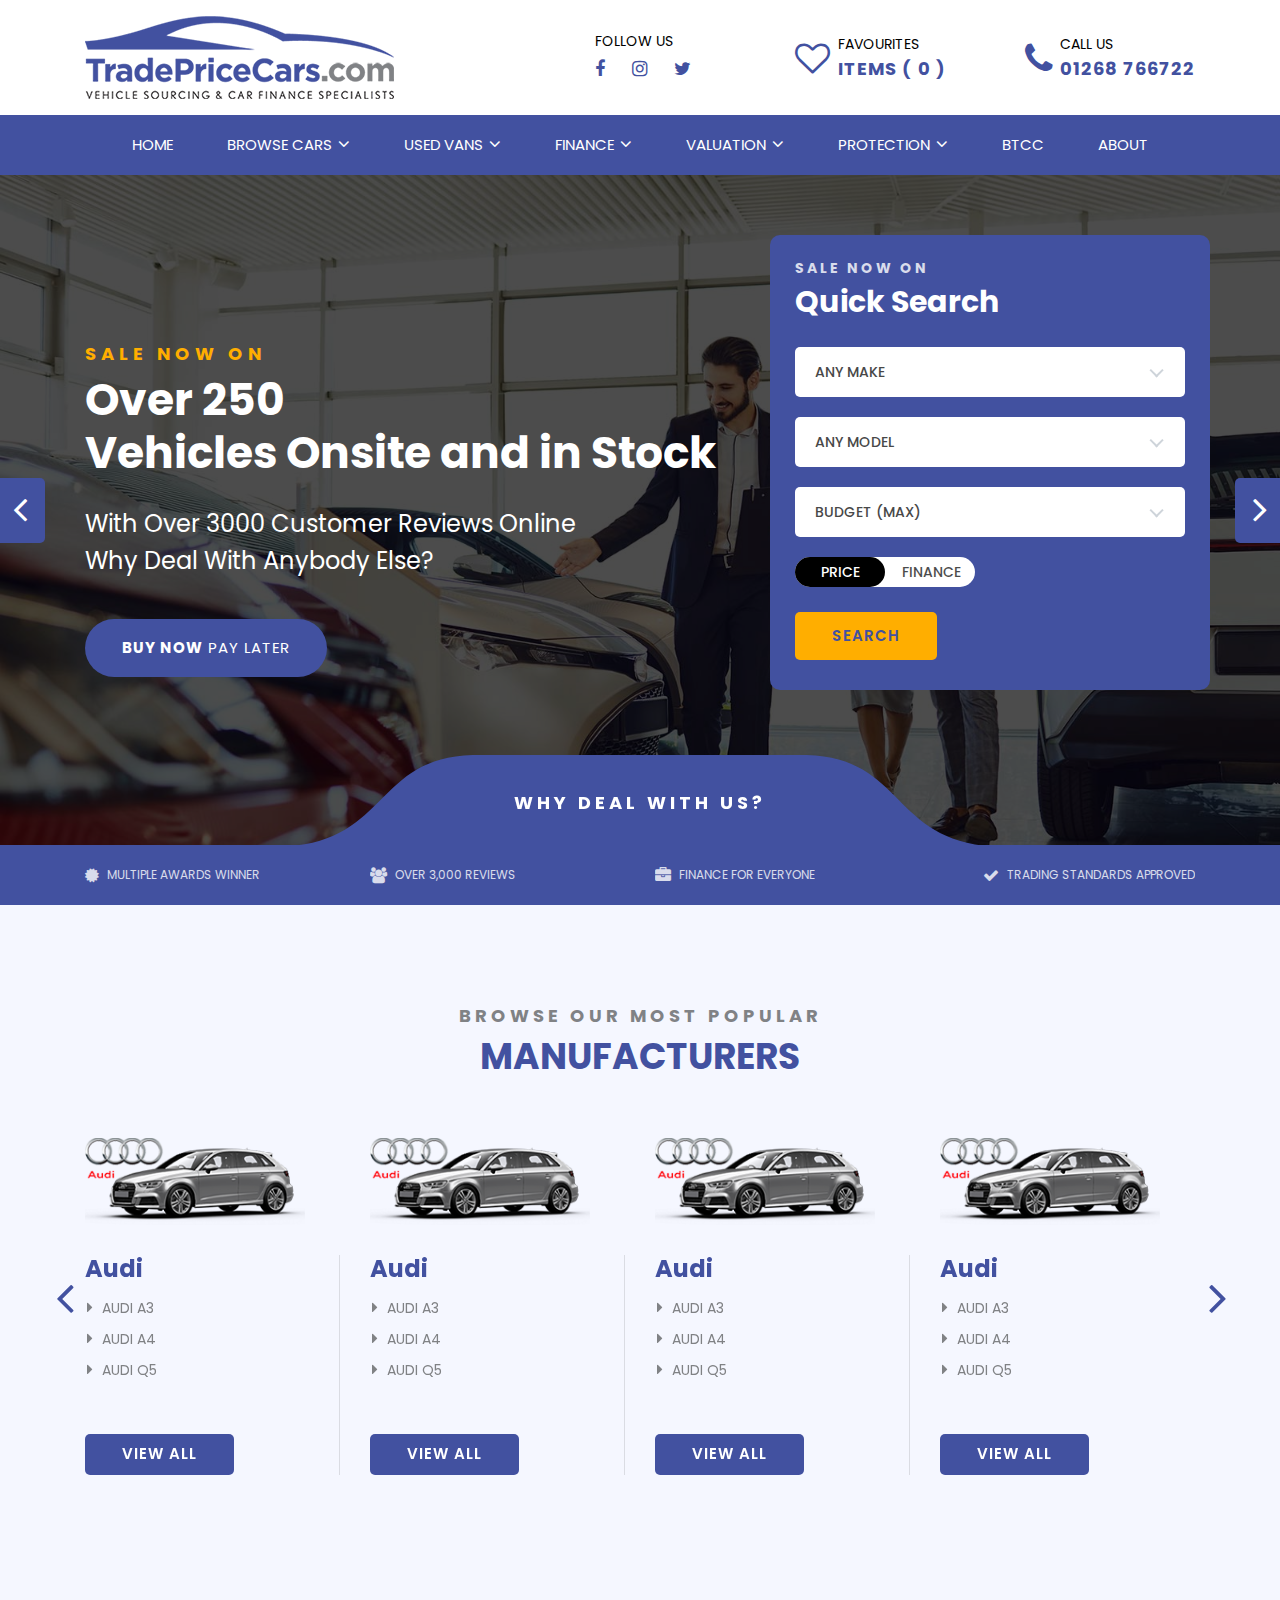
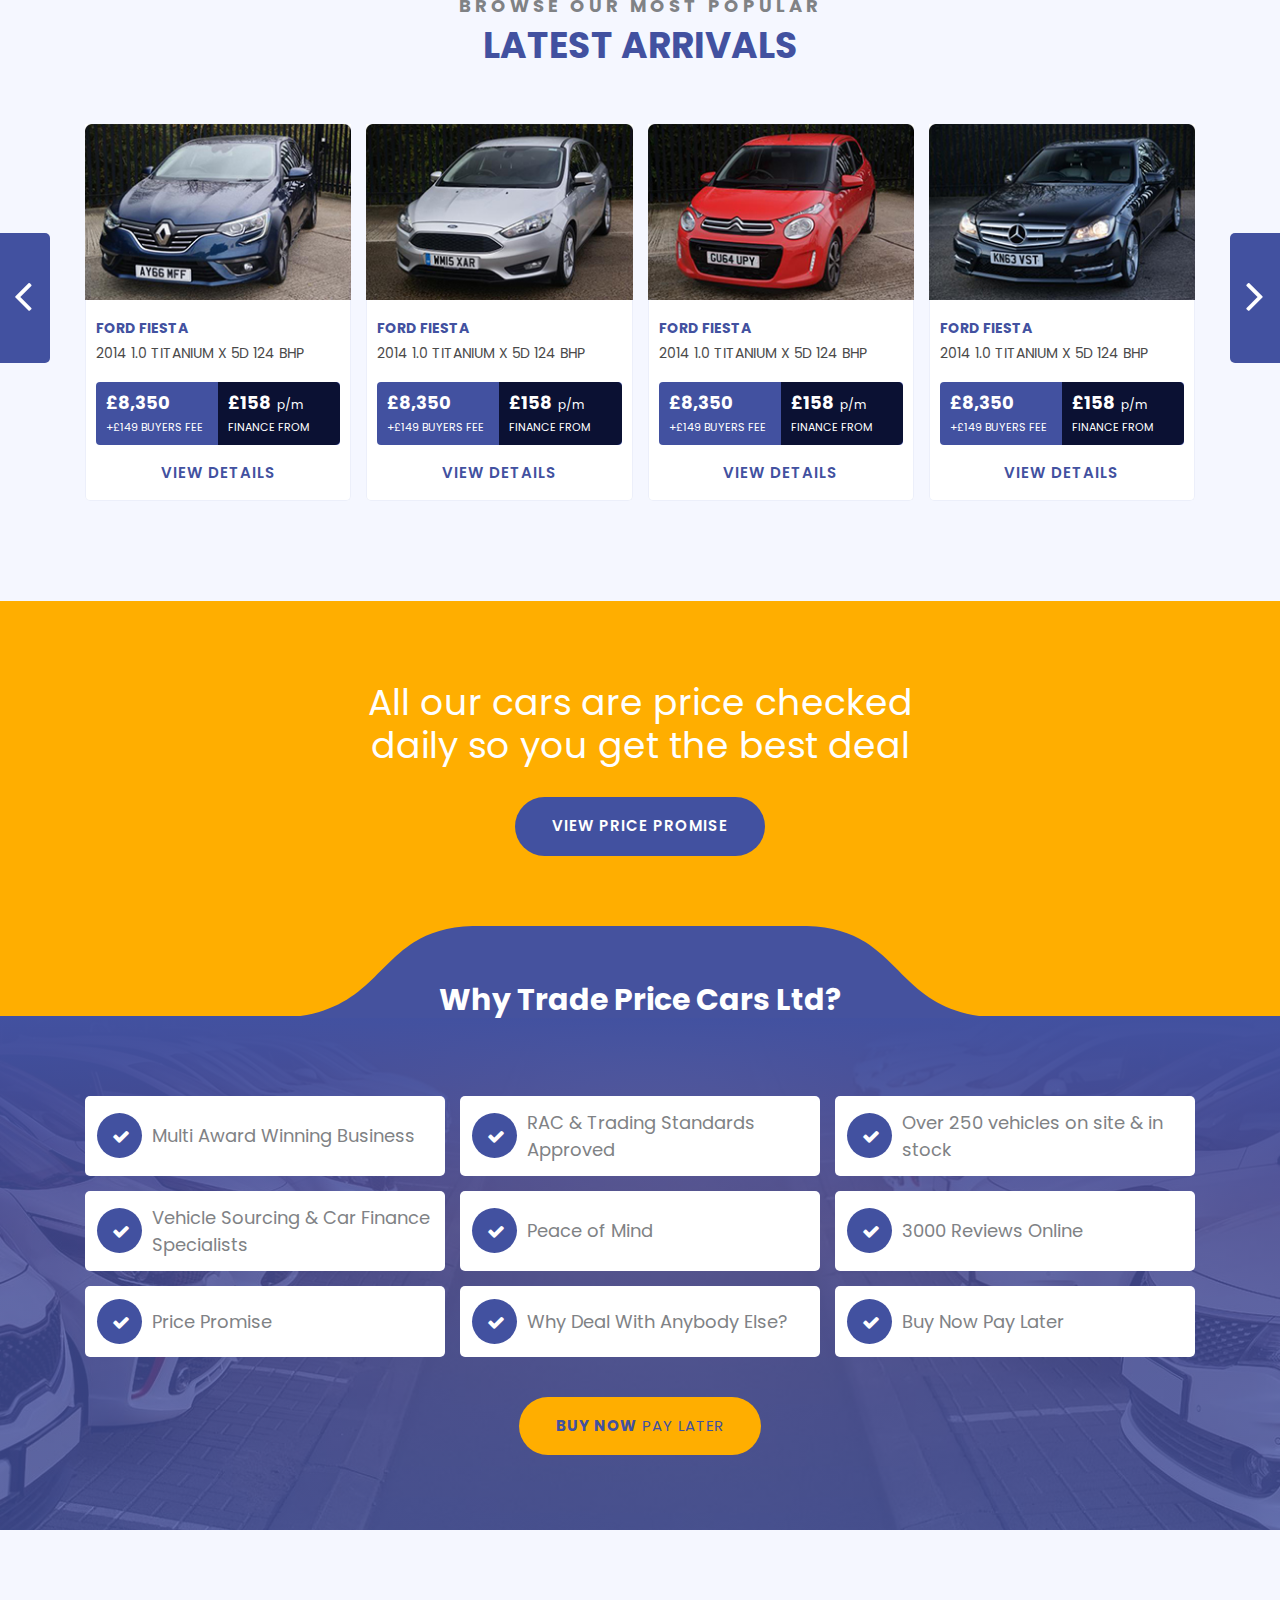
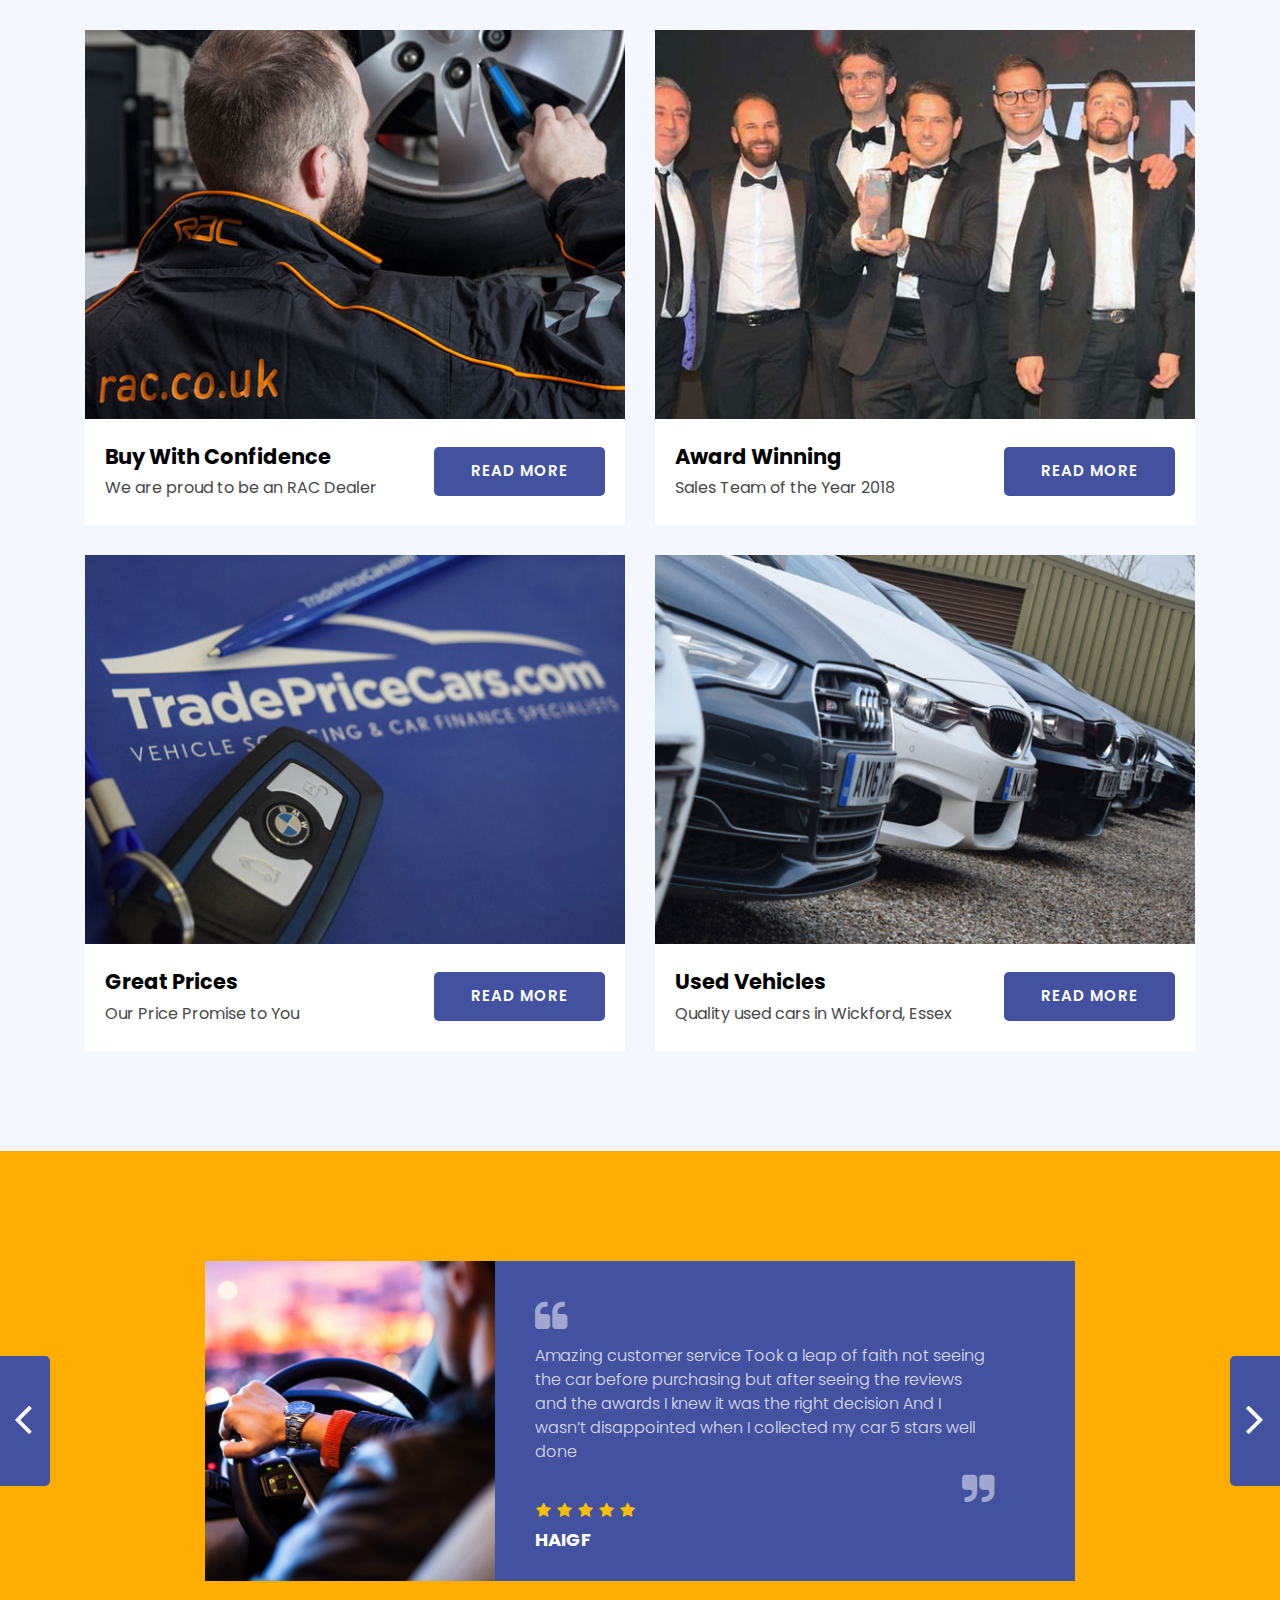
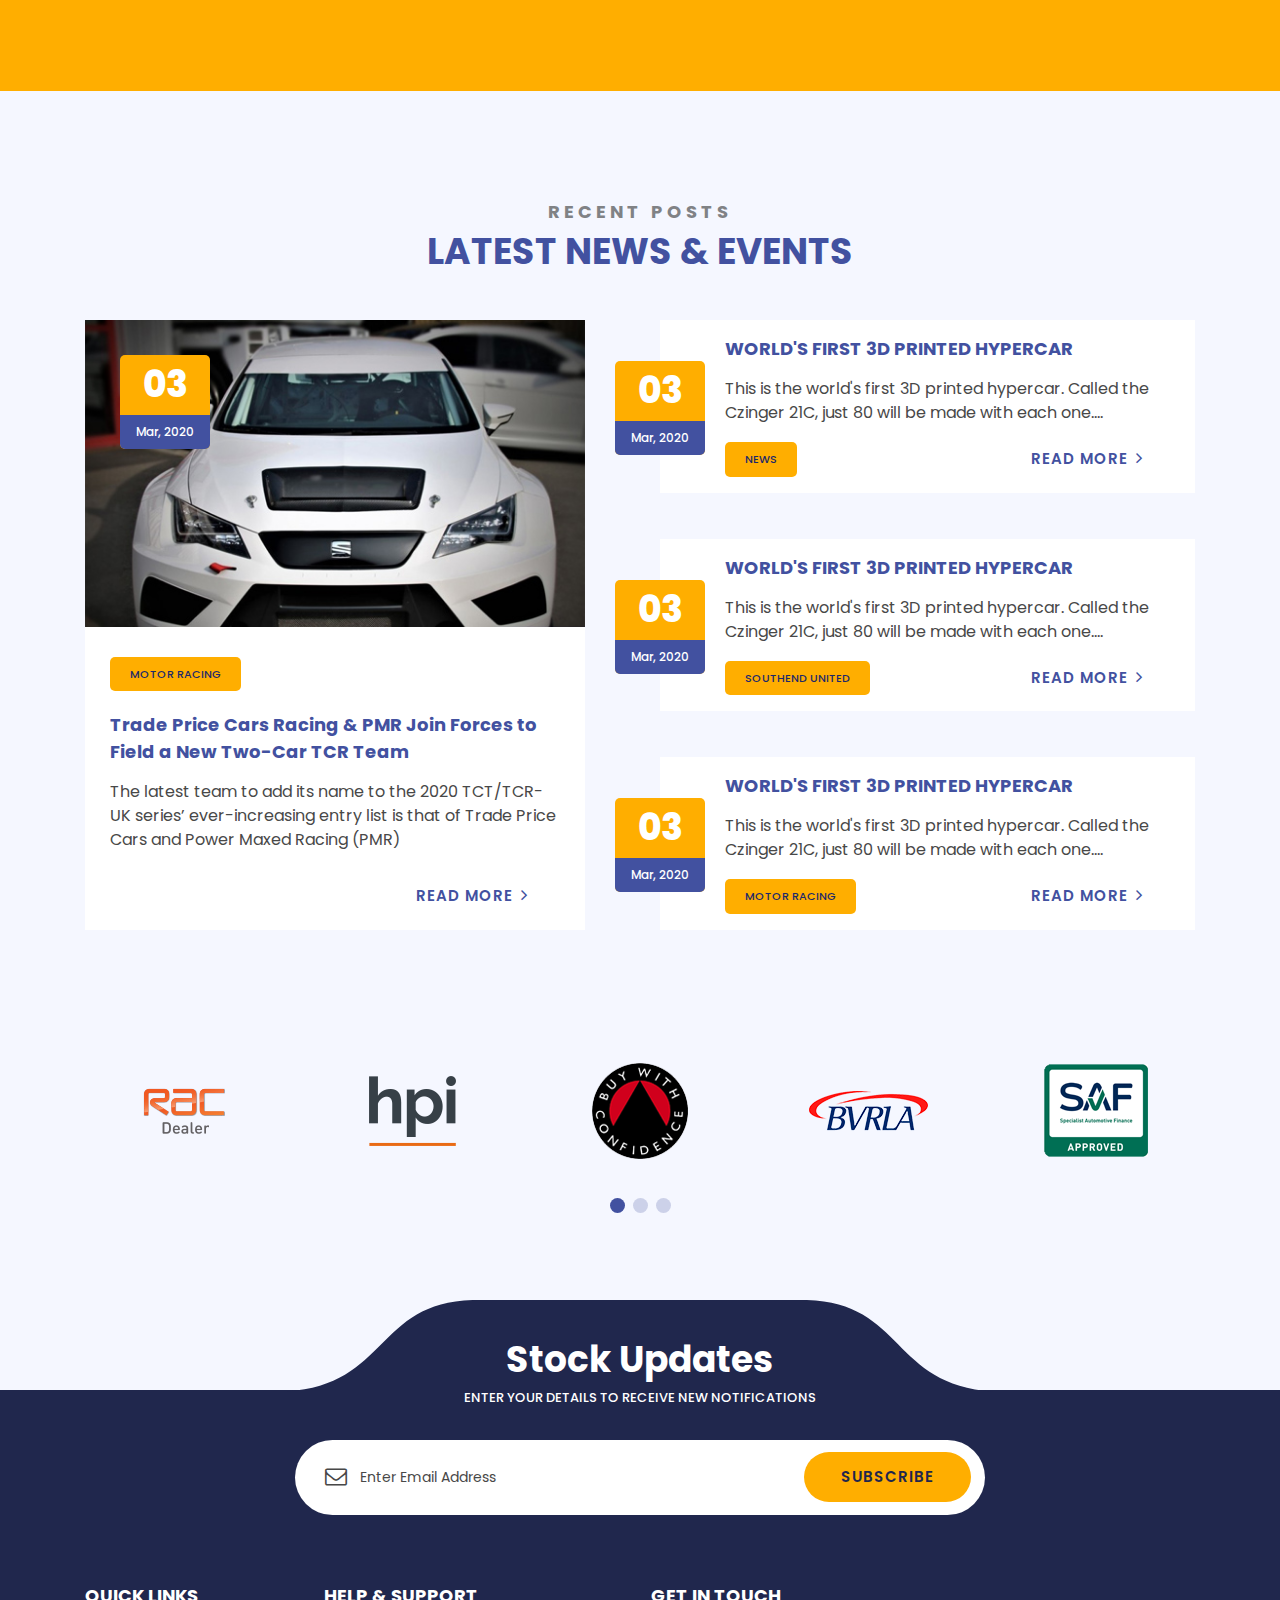
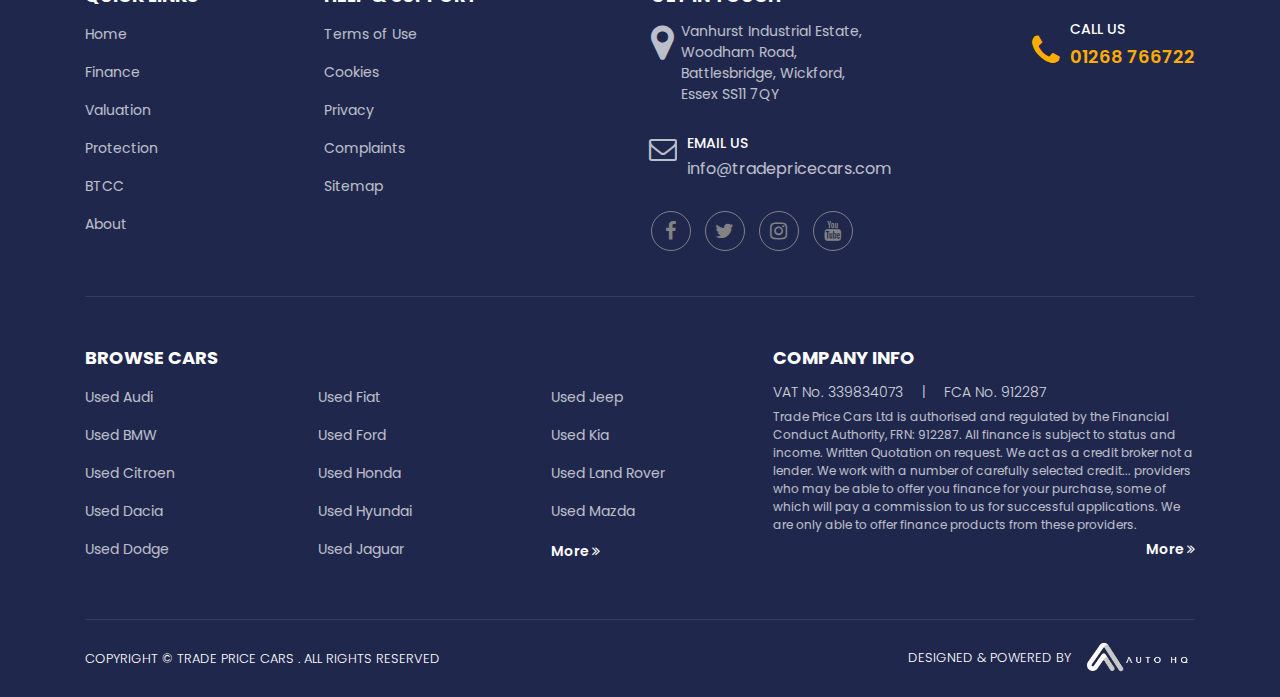
<file: tradepricecars/index.html>
<!DOCTYPE html>
<html lang="en">
    <head>
        <meta charset="utf-8">
        <meta http-equiv="X-UA-Compatible" content="IE=edge">
        <meta name="viewport" content="width=device-width, initial-scale=1">

        <title>Home</title>
        
        <!--Theme specific styles-->
        <link href="../theme/css/canute.min.css" rel="stylesheet">
        <link href="css/client.min.css" rel="stylesheet">
        
        <!--Core jQuery-->
        <script src="../theme/js/jquery-3.3.1.slim.min.js"></script>
        <script src="../theme/js/jquery-migrate-1.4.1.min.js"></script>
    </head>
    <body>

        <!-- header starts -->
        <div class="header custom-header">
            <!-- header-area starts -->
            <div class="header-area d-flex align-items-end">
                <div class="container">
                    <div class="row">
                        <div class="col">
                           <div class="header-content d-flex d-flex justify-content-center justify-content-lg-between">
                                <div class="site-logo d-flex align-items-center order-2 order-lg-0">
                                    <a href="index.html">
										<img src="img/logo.png" alt="">
									</a>
                                </div> 
                                <div class="header-right d-flex align-items-center">
                                    <div class="header-single-item header-social-icons d-none d-lg-block">
                                        <h6>Follow Us</h6>
                                        <div class="social-icons">
                                            <a href="#"><i class="fa fa-facebook"></i></a>
                                            <a href="#"><i class="fa fa-instagram"></i></a>
                                            <a href="#"><i class="fa fa-twitter"></i></a>
                                        </div>
                                    </div>
                                    <div class="header-single-item header-address position-relative d-none d-lg-block">
                                        <span class="header-icon"><i class="fa fa-heart-o"></i></span>
                                        <h6>Favourites</h6>
                                        <h5>items ( 0 )</h5>
                                    </div>
                                    <div class="header-single-item header-phone position-relative">
                                        <a href="tel:01268766722" class="float-right position-relative">
                                            <span class="header-icon"><i class="fa fa-phone"></i></span>
                                            <h6 class="d-none d-lg-block">Call Us</h6>
                                            <h5 class="d-none d-lg-block">01268 766722</h5>
                                        </a>
                                    </div>
                                </div>
                           </div>
                        </div>
                    </div>
                </div>
            </div><!-- header-area ends -->

            <!-- mainmenu-area starts -->
            <div class="mainmenu-area">
                <div class="container">
                    <div class="row">
                        <div class="col">
                            <div class="mainmenu text-center position-relative">
                                <div class="small-logo d-flex align-items-center">
                                    <div class="small-logo-inner">
                                        <a href="#"><img src="img/logo.png" alt=""></a>
                                    </div>
                                </div>
                                <ul id="menu">
                                    <li><a href="index.html">Home</a></li>
                                    <li><a href="#">Browse cars <i class="fa fa-angle-down"></i></a>
                                        <ul>
                                            <li><a href="#">Dropdown Menu</a></li>
                                            <li><a href="#">Dropdown Menu</a></li>
                                            <li><a href="#">Dropdown Menu</a>
                                                <ul>
                                                    <li><a href="#">Dropdown Menu</a></li>
                                                    <li><a href="#">Dropdown Menu</a></li>
                                                    <li><a href="#">Dropdown Menu</a></li>
                                                    <li><a href="#">Dropdown Menu</a></li>
                                                    <li><a href="#">Dropdown Menu</a></li>
                                                    <li><a href="#">Dropdown Menu</a></li>
                                                    <li><a href="#">Dropdown Menu</a></li>
                                                </ul>
                                            </li>
                                            <li><a href="#">Dropdown Menu</a></li>
                                            <li><a href="#">Dropdown Menu</a></li>
                                            <li><a href="#">Dropdown Menu</a></li>
                                            <li><a href="#">Dropdown Menu</a></li>
                                        </ul>
                                    </li>
                                    <li><a href="#">Used Vans <i class="fa fa-angle-down"></i></a></li>
                                    <li><a href="#">Finance <i class="fa fa-angle-down"></i></a></li>
                                    <li><a href="#">Valuation <i class="fa fa-angle-down"></i></a></li>
                                    <li><a href="#">Protection <i class="fa fa-angle-down"></i></a></li>
                                    <li><a href="#">BTCC</a></li>
                                    <li><a href="#">About</a></li>
                                </ul>
                            </div>
                        </div>
                    </div>
                </div>
            </div><!-- mainmenu-area ends -->
        </div>
        <!-- header ends -->

        

        <!-- homepage-slider-area starts -->
        <div class="homepage-slider-area position-relative">
            <!-- quick-search-form-wrapper starts -->
            <div class="quick-search-form-wrapper">
                <div class="container">
                    <div class="row">
                        <div class="col">
                            <div class="quick-search-form position-absolute">
                                <h6>Sale Now On</h6>
                                <h2>Quick Search</h2>
                                <div class="quick-search-content">
                                    <div class="single-quick-search">
                                        <select name="maek" id="make">
                                            <option value="Any Make">Any Make</option>
                                            <option value="Make1">Any Make 1</option>
                                            <option value="Make2">Any Make 2</option>
                                            <option value="Make3">Any Make 3</option>
                                            <option value="Make4">Any Make 4</option>
                                            <option value="Make5">Any Make 5</option>
                                            <option value="Make6">Any Make 6</option>
                                            <option value="Make6">Any Make 6</option>
                                            <option value="Make6">Any Make 6</option>
                                            <option value="Make6">Any Make 6</option>
                                            <option value="Make6">Any Make 6</option>
                                            <option value="Make6">Any Make 6</option>
                                            <option value="Make6">Any Make 6</option>
                                            <option value="Make6">Any Make 6</option>
                                            <option value="Make6">Any Make 6</option>
                                            <option value="Make6">Any Make 6</option>
                                            <option value="Make6">Any Make 6</option>
                                            <option value="Make6">Any Make 6</option>
                                            <option value="Make6">Any Make 6</option>
                                            <option value="Make6">Any Make 6</option>
                                            <option value="Make6">Any Make 6</option>
                                            <option value="Make6">Any Make 6</option>
                                            <option value="Make6">Any Make 6</option>
                                            <option value="Make6">Any Make 6</option>
                                            <option value="Make6">Any Make 6</option>
                                            <option value="Make6">Any Make 6</option>
                                            <option value="Make6">Any Make 6</option>
                                            <option value="Make6">Any Make 6</option>
                                            <option value="Make6">Any Make 6</option>
                                        </select>
                                    </div>
                                    <div class="single-quick-search">
                                        <select name="model" id="model">
                                            <option value="Any Model">Any Model</option>
                                            <option value="Model1">Any Model 1</option>
                                            <option value="Model2">Any Model 2</option>
                                            <option value="Model3">Any Model 3</option>
                                            <option value="Model4">Any Model 4</option>
                                            <option value="Model5">Any Model 5</option>
                                            <option value="Model6">Any Model 6</option>
                                        </select>
                                    </div>
                                    <div class="single-quick-search">
                                        <select name="budget" id="budget">
                                            <option value="Budget (MAX)">Budget (MAX)</option>
                                            <option value="Budget1">Budget (MAX) 1</option>
                                            <option value="Budget2">Budget (MAX) 2</option>
                                            <option value="Budget3">Budget (MAX) 3</option>
                                            <option value="Budget4">Budget (MAX) 4</option>
                                            <option value="Budget5">Budget (MAX) 5</option>
                                            <option value="Budget6">Budget (MAX) 6</option>
                                        </select>
                                    </div>
                                </div>
                                <div class="quick-search-footer">
                                    <div class="payment-method-wrap">
                                        <!-- <p>Lorem ipsum dolor sit amet.</p> -->
                                        <div class="switcher-btn">
                                            <label class="switch">
                                                <input type="checkbox">
                                                <span class="switch-slider round">
                                                    <span class="switch-text price">Price</span> 
                                                    <span class="switch-text finance">Finance</span>
                                                </span>
                                            </label>
                                        </div>
                                    </div>
                                    <div class="search-btn">
                                        <button class="boxed-btn" type="button" value="submit">Search</button>
                                    </div>
                                </div>
                            </div>
                        </div>
                    </div>
                </div>
            </div><!-- quick-search-form-wrapper ends -->
            <!-- quick-search-form-wrapper starts -->
            <div class="homepage-slides-wrapper">
                <div class="owl-carousel homepage-slides">
                    <!-- single-slide-item starts -->
                    <div class="single-slide-item position-relative" style="background-image: url(img/slider-1.jpg);">
                        <div class="container">
                            <div class="row">
                                <div class="col-lg-7 my-auto">
                                    <div class="slide-content fade-up">
                                        <h4>Sale Now On</h4>
                                        <h2>Over 250<br> Vehicles Onsite and in Stock</h2>
                                        <h3>With Over 3000 Customer Reviews Online</h3>
                                        <h3>Why Deal With Anybody Else?</h3>
                                        <a href="#" class="boxed-btn"><strong>Buy Now</strong> Pay Later</a>
                                    </div>
                                </div>
                            </div>
                        </div>
                    </div><!-- single-slide-item ends -->
                    <!-- single-slide-item starts -->
                    <div class="single-slide-item position-relative" style="background-image: url(img/slider-1.jpg);">
                        <div class="container">
                            <div class="row">
                                <div class="col-lg-7 my-auto">
                                    <div class="slide-content fade-up">
                                        <h4>Sale Now On</h4>
                                        <h2>Over 250<br> Vehicles Onsite and in Stock</h2>
                                        <h3>With Over 3000 Customer Reviews Online</h3>
                                        <h3>Why Deal With Anybody Else?</h3>
                                        <a href="#" class="boxed-btn"><strong>Buy Now</strong> Pay Later</a>
                                    </div>
                                </div>
                            </div>
                        </div>
                    </div><!-- single-slide-item ends -->
                </div>
            </div><!-- quick-search-form-wrapper ends -->
        </div>
        <!-- homepage-slider-area ends -->

        <!-- achievement-area starts -->
        <div class="achievement-area">
            <div class="container">
                <div class="position-relative">
                    <div class="section-shape text-center">
                        <!-- Shape SVG starts -->
                        <?xml version="1.0" encoding="utf-8"?>
                        <!-- Generator: Adobe Illustrator 16.0.0, SVG Export Plug-In . SVG Version: 6.00 Build 0)  -->
                        <!DOCTYPE svg PUBLIC "-//W3C//DTD SVG 1.1//EN" "http://www.w3.org/Graphics/SVG/1.1/DTD/svg11.dtd">
                        <svg version="1.1" xmlns="http://www.w3.org/2000/svg" xmlns:xlink="http://www.w3.org/1999/xlink" x="0px" y="0px" width="713px"
                            height="101px" viewBox="0 0 713 101" enable-background="new 0 0 713 101" xml:space="preserve">
                        <g id="Layer_1" display="none">
                        </g>
                        <g id="Layer_2">
                            <g>
                                <defs>
                                    <rect id="SVGID_1_" width="713" height="101"/>
                                </defs>
                                <clipPath id="SVGID_2_">
                                    <use xlink:href="#SVGID_1_"  overflow="visible"/>
                                </clipPath>
                                <g id="shape.psd" clip-path="url(#SVGID_2_)">
                                    <defs>
                                        <rect id="SVGID_3_" x="-228.758" y="8" width="1169.997" height="153"/>
                                    </defs>
                                    <clipPath id="SVGID_4_">
                                        <use xlink:href="#SVGID_3_"  overflow="visible"/>
                                    </clipPath>
                                    <g id="WebsiteBg" clip-path="url(#SVGID_4_)">
                                        <g>
                                            <path fill="#4251A0" d="M726.93,100.946C606.578,100.946,628.356,8,519.551,8C483.57,8,271.857,8,192.93,8
                                                c-108.806,0-87.028,92.946-207.379,92.946c-120.352,0-214.309,0-214.309,0V161H941.239v-60.054
                                                C941.239,100.946,847.282,100.946,726.93,100.946z"/>
                                        </g>
                                    </g>
                                </g>
                            </g>
                        </g>
                        </svg><!-- Shape SVG ends -->
                        <div class="section-title">
                            <h4>Why Deal With Us?</h4>
                        </div>
                    </div>
                </div>
                <div class="row">
                    <div class="col-sm-6 col-lg-3">
                        <div class="single-achievement-item position-relative">
                            <i class="fa fa-certificate"></i> <span class="about-text">Multiple Awards Winner</span>
                        </div>
                    </div>
                    <div class="col-sm-6 col-lg-3">
                        <div class="single-achievement-item position-relative">
                            <i class="fa fa-users"></i> <span class="about-text">Over 3,000 Reviews</span>
                        </div>
                    </div>
                    <div class="col-sm-6 col-lg-3">
                        <div class="single-achievement-item position-relative">
                            <i class="fa fa-briefcase"></i> <span class="about-text">Finance for Everyone</span>
                        </div>
                    </div>
                    <div class="col-sm-6 col-lg-3">
                        <div class="single-achievement-item position-relative float-right">
                            <i class="fa fa-check"></i> <span class="about-text">Trading Standards Approved</span>
                        </div>
                    </div>
                </div>
            </div>
        </div>
        <!-- achievement-area ends -->

        <!-- popular-manufacturers-area starts -->
        <div class="popular-manufacturers-area">
            <div class="container">
                <div class="row">
                    <div class="col-lg-12">
                        <div class="section-title text-center">
                            <h4>Browse our most popular </h4>
                            <h2>Manufacturers</h2>
                        </div>
                    </div>
                </div>
                <div class="row">
                    <div class="col-lg-12">
                        <div class="owl-carousel popular-manufacturers-wrap">
                            <!-- single-popular-item starts -->
                            <div class="single-popular-item">
                                <div class="popular-content-wrap">
                                    <div class="popular-car d-flex align-items-end justify-content-start">
                                        <div>
                                            <img src="img/popular-car-1.png" alt="">
                                        </div>
                                    </div>
                                    <div class="popular-content">
                                        <h3>Audi</h3>
                                        <ul>
                                            <li><i class="fa fa-caret-right"></i> Audi A3</li>
                                            <li><i class="fa fa-caret-right"></i> Audi A4</li>
                                            <li><i class="fa fa-caret-right"></i> Audi Q5</li>
                                        </ul>
                                        <a href="#" class="boxed-btn">View All</a>
                                    </div>
                                </div>
                            </div><!-- single-popular-item ends -->
                            <!-- single-popular-item starts -->
                            <div class="single-popular-item">
                                <div class="popular-content-wrap">
                                    <div class="popular-car d-flex align-items-end justify-content-start">
                                        <div>
                                            <img src="img/popular-car-1.png" alt="">
                                        </div>
                                    </div>
                                    <div class="popular-content">
                                        <h3>Audi</h3>
                                        <ul>
                                            <li><i class="fa fa-caret-right"></i> Audi A3</li>
                                            <li><i class="fa fa-caret-right"></i> Audi A4</li>
                                            <li><i class="fa fa-caret-right"></i> Audi Q5</li>
                                        </ul>
                                        <a href="#" class="boxed-btn">View All</a>
                                    </div>
                                </div>
                            </div><!-- single-popular-item ends -->
                            <!-- single-popular-item starts -->
                            <div class="single-popular-item">
                                <div class="popular-content-wrap">
                                    <div class="popular-car d-flex align-items-end justify-content-start">
                                        <div>
                                            <img src="img/popular-car-1.png" alt="">
                                        </div>
                                    </div>
                                    <div class="popular-content">
                                        <h3>Audi</h3>
                                        <ul>
                                            <li><i class="fa fa-caret-right"></i> Audi A3</li>
                                            <li><i class="fa fa-caret-right"></i> Audi A4</li>
                                            <li><i class="fa fa-caret-right"></i> Audi Q5</li>
                                        </ul>
                                        <a href="#" class="boxed-btn">View All</a>
                                    </div>
                                </div>
                            </div><!-- single-popular-item ends -->
                            <!-- single-popular-item starts -->
                            <div class="single-popular-item">
                                <div class="popular-content-wrap">
                                    <div class="popular-car d-flex align-items-end justify-content-start">
                                        <div>
                                            <img src="img/popular-car-1.png" alt="">
                                        </div>
                                    </div>
                                    <div class="popular-content">
                                        <h3>Audi</h3>
                                        <ul>
                                            <li><i class="fa fa-caret-right"></i> Audi A3</li>
                                            <li><i class="fa fa-caret-right"></i> Audi A4</li>
                                            <li><i class="fa fa-caret-right"></i> Audi Q5</li>
                                        </ul>
                                        <a href="#" class="boxed-btn">View All</a>
                                    </div>
                                </div>
                            </div><!-- single-popular-item ends -->
                            <!-- single-popular-item starts -->
                            <div class="single-popular-item">
                                <div class="popular-content-wrap">
                                    <div class="popular-car d-flex align-items-end justify-content-start">
                                        <div>
                                            <img src="img/popular-car-1.png" alt="">
                                        </div>
                                    </div>
                                    <div class="popular-content">
                                        <h3>Audi</h3>
                                        <ul>
                                            <li><i class="fa fa-caret-right"></i> Audi A3</li>
                                            <li><i class="fa fa-caret-right"></i> Audi A4</li>
                                            <li><i class="fa fa-caret-right"></i> Audi Q5</li>
                                        </ul>
                                        <a href="#" class="boxed-btn">View All</a>
                                    </div>
                                </div>
                            </div><!-- single-popular-item ends -->
                        </div>
                    </div>
                </div>
            </div>
        </div>
        <!-- popular-manufacturers-area ends -->

        <!-- featured-car-area starts -->
        <div class="featured-car-area position-relative">
            <div class="container">
                <div class="row">
                    <div class="col">
                        <div class="section-title text-center">
                            <h4>Browse our most popular </h4>
                            <h2>Latest Arrivals</h2>
                        </div>
                        <div class="featured-car-wrap">
                            <div class="owl-carousel featured-car-carousel">
                                <!-- single-featured-item starts -->
                                <div class="single-featured-item">
                                    <img src="img/featured-car-1.jpg" alt="">
                                    <div class="featured-content">
                                        <div class="featured-car-content">
                                            <h5>FORD FIESTA</h5>
                                            <h6>2014 1.0 TITANIUM X 5d 124 BHP</h6>
                                        </div>
                                        <div class="featured-car-price-wrap d-flex">
                                            <div class="featured-car-price-left">
                                                <h4>£8,350</h4>
                                                <p>+£149 buyers fee</p>
                                            </div>
                                            <div class="featured-car-price-right">
                                                <h4>£158 <span>p/m</span></h4>
                                                <p>Finance from</p>
                                            </div>
                                        </div>
                                        <div class="text-center">
                                            <a href="#" class="boxed-btn">View Details</a>
                                        </div>
                                    </div>
                                </div>
                                <!-- single-featured-item ends -->
                                <!-- single-featured-item starts -->
                                <div class="single-featured-item ">
                                    <img src="img/featured-car-2.jpg" alt="">
                                    <div class="featured-content">
                                        <div class="featured-car-content">
                                            <h5>FORD FIESTA</h5>
                                            <h6>2014 1.0 TITANIUM X 5d 124 BHP</h6>
                                        </div>
                                        <div class="featured-car-price-wrap d-flex">
                                            <div class="featured-car-price-left">
                                                <h4>£8,350</h4>
                                                <p>+£149 buyers fee</p>
                                            </div>
                                            <div class="featured-car-price-right">
                                                <h4>£158 <span>p/m</span></h4>
                                                <p>Finance from</p>
                                            </div>
                                        </div>
                                        <div class="text-center">
                                            <a href="#" class="boxed-btn">View Details</a>
                                        </div>
                                    </div>
                                </div>
                                <!-- single-featured-item ends -->
                                <!-- single-featured-item starts -->
                                <div class="single-featured-item">
                                    <img src="img/featured-car-3.jpg" alt="">
                                    <div class="featured-content">
                                        <div class="featured-car-content">
                                            <h5>FORD FIESTA</h5>
                                            <h6>2014 1.0 TITANIUM X 5d 124 BHP</h6>
                                        </div>
                                        <div class="featured-car-price-wrap d-flex">
                                            <div class="featured-car-price-left">
                                                <h4>£8,350</h4>
                                                <p>+£149 buyers fee</p>
                                            </div>
                                            <div class="featured-car-price-right">
                                                <h4>£158 <span>p/m</span></h4>
                                                <p>Finance from</p>
                                            </div>
                                        </div>
                                        <div class="text-center">
                                            <a href="#" class="boxed-btn">View Details</a>
                                        </div>
                                    </div>
                                </div>
                                <!-- single-featured-item ends -->
                                <!-- single-featured-item starts -->
                                <div class="single-featured-item">
                                    <img src="img/featured-car-4.jpg" alt="">
                                    <div class="featured-content">
                                        <div class="featured-car-content">
                                            <h5>FORD FIESTA</h5>
                                            <h6>2014 1.0 TITANIUM X 5d 124 BHP</h6>
                                        </div>
                                        <div class="featured-car-price-wrap d-flex">
                                            <div class="featured-car-price-left">
                                                <h4>£8,350</h4>
                                                <p>+£149 buyers fee</p>
                                            </div>
                                            <div class="featured-car-price-right">
                                                <h4>£158 <span>p/m</span></h4>
                                                <p>Finance from</p>
                                            </div>
                                        </div>
                                        <div class="text-center">
                                            <a href="#" class="boxed-btn">View Details</a>
                                        </div>
                                    </div>
                                </div>
                                <!-- single-featured-item ends -->
                                <!-- single-featured-item starts -->
                                <div class="single-featured-item ">
                                    <img src="img/featured-car-3.jpg" alt="">
                                    <div class="featured-content">
                                        <div class="featured-car-content">
                                            <h5>FORD FIESTA</h5>
                                            <h6>2014 1.0 TITANIUM X 5d 124 BHP</h6>
                                        </div>
                                        <div class="featured-car-price-wrap d-flex">
                                            <div class="featured-car-price-left">
                                                <h4>£8,350</h4>
                                                <p>+£149 buyers fee</p>
                                            </div>
                                            <div class="featured-car-price-right">
                                                <h4>£158 <span>p/m</span></h4>
                                                <p>Finance from</p>
                                            </div>
                                        </div>
                                        <div class="text-center">
                                            <a href="#" class="boxed-btn">View Details</a>
                                        </div>
                                    </div>
                                </div>
                                <!-- single-featured-item ends -->
                            </div>
                        </div>
                    </div>
                </div>
            </div>
        </div>
        <!-- featured-car-area ends -->

        <!-- price-promise-area starts -->
        <div class="price-promise-area">
            <div class="container">
                <div class="row justify-content-center">
                    <div class="col-lg-9 col-xl-7 text-center">
                        <h2>All our cars are price checked daily so you get the best deal</h2>
                        <a href="#" class="boxed-btn">View Price Promise</a>
                    </div>
                </div>
            </div>
        </div>
        <!-- price-promise-area ends -->

        <!-- about-area starts -->
        <div class="about-area position-relative" style="background-image: url(./img/about-bg.jpg);">
            <div class="container">
                <div class="position-relative">
                    <div class="section-shape text-center">
                        <!-- Shape SVG starts -->
                        <?xml version="1.0" encoding="utf-8"?>
                        <!-- Generator: Adobe Illustrator 16.0.0, SVG Export Plug-In . SVG Version: 6.00 Build 0)  -->
                        <!DOCTYPE svg PUBLIC "-//W3C//DTD SVG 1.1//EN" "http://www.w3.org/Graphics/SVG/1.1/DTD/svg11.dtd">
                        <svg version="1.1" xmlns="http://www.w3.org/2000/svg" xmlns:xlink="http://www.w3.org/1999/xlink" x="0px" y="0px" width="713px"
                            height="101px" viewBox="0 0 713 101" enable-background="new 0 0 713 101" xml:space="preserve">
                        <g id="Layer_1" display="none">
                        </g>
                        <g id="Layer_2">
                            <g>
                                <defs>
                                    <rect id="SVGID_1_" width="713" height="101"/>
                                </defs>
                                <clipPath id="SVGID_2_">
                                    <use xlink:href="#SVGID_1_"  overflow="visible"/>
                                </clipPath>
                                <g id="shape.psd" clip-path="url(#SVGID_2_)">
                                    <defs>
                                        <rect id="SVGID_3_" x="-228.758" y="8" width="1169.997" height="153"/>
                                    </defs>
                                    <clipPath id="SVGID_4_">
                                        <use xlink:href="#SVGID_3_"  overflow="visible"/>
                                    </clipPath>
                                    <g id="WebsiteBg" clip-path="url(#SVGID_4_)">
                                        <g>
                                            <path fill="#45529E" d="M726.93,100.946C606.578,100.946,628.356,8,519.551,8C483.57,8,271.857,8,192.93,8
                                                c-108.806,0-87.028,92.946-207.379,92.946c-120.352,0-214.309,0-214.309,0V161H941.239v-60.054
                                                C941.239,100.946,847.282,100.946,726.93,100.946z"/>
                                        </g>
                                    </g>
                                </g>
                            </g>
                        </g>
                        </svg><!-- Shape SVG ends -->
                        <div class="section-title">
                            <h2>Why Trade Price Cars Ltd?</h2>
                        </div>
                    </div>
                </div>
                <div class="row">
                    <div class="col">
                        <div class="about-content d-flex justify-content-between flex-wrap">
                            <div class="single-about-item position-relative d-flex align-items-center">
                                <div class="about-icon">
                                    <span><i class="fa fa-check"></i></span>
                                </div>
                                <div class="trade-price-car-text">
                                    <p>Multi Award Winning Business</p>
                                </div>
                            </div>
                            <div class="single-about-item position-relative d-flex align-items-center">
                                <div class="about-icon">
                                    <span><i class="fa fa-check"></i></span>
                                </div>
                                <div class="trade-price-car-text">
                                    <p>RAC & Trading Standards Approved</p>
                                </div>
                            </div>
                            <div class="single-about-item position-relative d-flex align-items-center">
                                <div class="about-icon">
                                    <span><i class="fa fa-check"></i></span>
                                </div>
                                <div class="trade-price-car-text">
                                    <p>Over 250 vehicles on site & in stock</p>
                                </div>
                            </div>
                            <div class="single-about-item position-relative d-flex align-items-center">
                                <div class="about-icon">
                                    <span><i class="fa fa-check"></i></span>
                                </div>
                                <div class="trade-price-car-text">
                                    <p>Vehicle Sourcing & Car Finance Specialists</p>
                                </div>
                            </div>
                            <div class="single-about-item position-relative d-flex align-items-center">
                                <div class="about-icon">
                                    <span><i class="fa fa-check"></i></span>
                                </div>
                                <div class="trade-price-car-text">
                                    <p>Peace of Mind</p>
                                </div>
                            </div>
                            <div class="single-about-item position-relative d-flex align-items-center">
                                <div class="about-icon">
                                    <span><i class="fa fa-check"></i></span>
                                </div>
                                <div class="trade-price-car-text">
                                    <p>3000 Reviews Online</p>
                                </div>
                            </div>
                            <div class="single-about-item position-relative d-flex align-items-center">
                                <div class="about-icon">
                                    <span><i class="fa fa-check"></i></span>
                                </div>
                                <div class="trade-price-car-text">
                                    <p>Price Promise</p>
                                </div>
                            </div>
                            <div class="single-about-item position-relative d-flex align-items-center">
                                <div class="about-icon">
                                    <span><i class="fa fa-check"></i></span>
                                </div>
                                <div class="trade-price-car-text">
                                    <p>Why Deal With Anybody Else?</p>
                                </div>
                            </div>
                            <div class="single-about-item position-relative d-flex align-items-center">
                                <div class="about-icon">
                                    <span><i class="fa fa-check"></i></span>
                                </div>
                                <div class="trade-price-car-text">
                                    <p>Buy Now Pay Later</p>
                                </div>
                            </div>
                        </div>
                    </div>
                </div>
                <div class="row">
                    <div class="col text-center">
                        <a href="#" class="boxed-btn"><strong>Buy Now</strong> Pay Later</a>
                    </div>
                </div>
            </div>
        </div>
        <!-- about-area ends -->

        <!-- services-area starts -->
        <div class="services-area">
            <div class="container">
                <div class="row">
                    <div class="col-lg-6">
                        <!-- single-service-item starts -->
                        <div class="single-service-item">
                            <div class="service-image overflow-hidden">
                                <img src="img/service-image-1.jpg" alt=""> 
                            </div>
                            <div class="service-content d-flex">
                               <div class="service-content-left">
                                   <h3>Buy With Confidence</h3>
                                   <p>We are proud to be an RAC Dealer </p>
                               </div>
                               <div class="service-content-right text-right">
                                   <a href="#" class="boxed-btn">Read More</a>
                               </div>
                            </div>
                        </div><!-- single-service-item ends -->
                    </div>
                    <div class="col-lg-6">
                        <!-- single-service-item starts -->
                        <div class="single-service-item">
                            <div class="service-image overflow-hidden">
                                <img src="img/service-image-2.jpg" alt=""> 
                            </div>
                            <div class="service-content d-flex">
                               <div class="service-content-left">
                                   <h3>Award Winning</h3>
                                   <p>Sales Team of the Year 2018</p>
                               </div>
                               <div class="service-content-right text-right">
                                   <a href="#" class="boxed-btn">Read More</a>
                               </div>
                            </div>
                        </div><!-- single-service-item ends -->
                    </div>
                    <div class="col-lg-6">
                        <!-- single-service-item starts -->
                        <div class="single-service-item">
                            <div class="service-image overflow-hidden">
                                <img src="img/service-image-3.jpg" alt=""> 
                            </div> 
                            <div class="service-content d-flex">
                               <div class="service-content-left">
                                   <h3>Great Prices</h3>
                                   <p>Our Price Promise to You</p>
                               </div>
                               <div class="service-content-right text-right">
                                   <a href="#" class="boxed-btn">Read More</a>
                               </div>
                            </div>
                        </div><!-- single-service-item ends -->
                    </div>
                    <div class="col-lg-6">
                        <!-- single-service-item starts -->
                        <div class="single-service-item">
                            <div class="service-image overflow-hidden">
                                <img src="img/service-image-4.jpg" alt=""> 
                            </div>
                            <div class="service-content d-flex">
                               <div class="service-content-left">
                                   <h3>Used Vehicles</h3>
                                   <p>Quality used cars in Wickford, Essex </p>
                               </div>
                               <div class="service-content-right text-right">
                                   <a href="#" class="boxed-btn">Read More</a>
                               </div>
                            </div>
                        </div><!-- single-service-item ends -->
                    </div>
                </div>
            </div>
        </div>
        <!-- services-area ends -->

        <!-- testimonials-area starts -->
        <div class="testimonials-area position-relative">
            <div class="container">
                <div class="row">
                    <div class="col">
                        <div class="testimonials-content-wrap">
                            <div class="owl-carousel testimonials-carousel">
                                <!-- single-testimonial-item starts -->
                                <div class="single-testimonial-item d-flex">
                                    <div class="testimonial-item-left" style="background-image: url(./img/testimonial-bg-1.jpg);"></div>
                                    <div class="testimonial-item-right d-flex align-items-center">
                                        <div>
                                            <div class="testimonial-content position-relative">
                                                <span class="quote-icon"><i class="fa fa-quote-left"></i></span>
                                                <div class="testimonial-text">
                                                    <p>Amazing customer service Took a leap of faith not seeing the car before purchasing but after seeing the reviews and the awards I knew it was the right decision And I wasn’t disappointed when I collected my car 5 stars well done </p>
                                                </div>
                                                <span class="quote-icon float-right"><i class="fa fa-quote-right"></i></span>
                                            </div>
                                            <div class="stars">
                                                <span><i class="fa fa-star"></i></span>
                                                <span><i class="fa fa-star"></i></span>
                                                <span><i class="fa fa-star"></i></span>
                                                <span><i class="fa fa-star"></i></span>
                                                <span><i class="fa fa-star"></i></span>
                                            </div>
                                            <h4 class="review-author">HaigF</h4>
                                        </div>
                                    </div>
                                </div><!-- single-testimonial-item ends -->
                                <!-- single-testimonial-item starts -->
                                <div class="single-testimonial-item d-flex">
                                    <div class="testimonial-item-left" style="background-image: url(./img/testimonial-bg-1.jpg);"></div>
                                    <div class="testimonial-item-right d-flex align-items-center">
                                        <div>
                                            <div class="testimonial-content position-relative">
                                                <span class="quote-icon"><i class="fa fa-quote-left"></i></span>
                                                <div class="testimonial-text">
                                                    <p>Amazing customer service Took a leap of faith not seeing the car before purchasing but after seeing the reviews and the awards I knew it was the right decision And I wasn’t disappointed when I collected my car 5 stars well done </p>
                                                </div>
                                                <span class="quote-icon float-right"><i class="fa fa-quote-right"></i></span>
                                            </div>
                                            <div class="stars">
                                                <span><i class="fa fa-star"></i></span>
                                                <span><i class="fa fa-star"></i></span>
                                                <span><i class="fa fa-star"></i></span>
                                                <span><i class="fa fa-star"></i></span>
                                                <span><i class="fa fa-star"></i></span>
                                            </div>
                                            <h4 class="review-author">HaigF</h4>
                                        </div>
                                    </div>
                                </div><!-- single-testimonial-item ends -->
                            </div>
                        </div>
                    </div>
                </div>
            </div>
        </div>
        <!-- testimonials-area ends -->

        <!-- blog-area starts -->
        <div class="blog-area">
            <div class="container">
                <div class="row">
                    <div class="col">
                        <div class="section-title text-center">
                            <h4>Recent Posts</h4>
                            <h2>Latest News & Events</h2>
                        </div>
                    </div>
                </div>
                <div class="row">
                    <div class="col-lg-6">
                        <!-- single-blog-item starts -->
                        <div class="single-blog-item large-blog-item">
                            <div class="blog-image position-relative">
                                <div class="blog-image-wrap overflow-hidden">
                                    <img src="img/blog-image-1.jpg" alt="">
                                </div>
                                <div class="news-date-wrap position-absolute">
                                    <div class="news-date text-center">
                                        03
                                    </div>
                                    <div class="news-year d-flex align-items-center justify-content-center">
                                        <span>Mar, 2020</span>
                                    </div>
                                </div>
                            </div>
                            <div class="blog-content">
                                <span class="blog-tag">Motor Racing</span>
                                <h4>Trade Price Cars Racing & PMR Join Forces to Field a New Two-Car TCR Team</h4>
                                <p>The latest team to add its name to the 2020 TCT/TCR-UK series’ ever-increasing entry list is that of Trade Price Cars and Power Maxed Racing (PMR)</p>
                                <div class="text-right">
                                    <a href="#" class="boxed-btn">Read More <i class="fa fa-angle-right"></i></a>
                                </div>
                            </div>
                        </div><!-- single-blog-item ends -->
                    </div>
                    <div class="col-lg-6">
                        <!-- single-blog-item starts -->
                        <div class="single-blog-item small-blog-item position-relative">
                            <div class="news-date-wrap position-absolute">
                                <div class="news-date text-center">
                                    03
                                </div>
                                <div class="news-year d-flex align-items-center justify-content-center">
                                    <span>Mar, 2020</span>
                                </div>
                            </div>
                            <div class="blog-content">
                                <h4>WORLD'S FIRST 3D PRINTED HYPERCAR</h4>
                                <p>This is the world's first 3D printed hypercar. Called the Czinger 21C, just 80 will be made with each one.... </p>
                                <div class="small-blog-footer d-flex justify-content-between align-items-center">
                                    <span class="blog-tag">News</span>
                                    <a href="#" class="boxed-btn">Read more <i class="fa fa-angle-right"></i></a>
                                </div>
                            </div>
                        </div><!-- single-blog-item ends -->
                        <!-- single-blog-item starts -->
                        <div class="single-blog-item small-blog-item position-relative">
                            <div class="news-date-wrap position-absolute">
                                <div class="news-date text-center">
                                    03
                                </div>
                                <div class="news-year d-flex align-items-center justify-content-center">
                                    <span>Mar, 2020</span>
                                </div>
                            </div>
                            <div class="blog-content">
                                <h4>WORLD'S FIRST 3D PRINTED HYPERCAR</h4>
                                <p>This is the world's first 3D printed hypercar. Called the Czinger 21C, just 80 will be made with each one.... </p>
                                <div class="small-blog-footer d-flex justify-content-between align-items-center">
                                    <span class="blog-tag">Southend United</span>
                                    <a href="#" class="boxed-btn">Read more <i class="fa fa-angle-right"></i></a>
                                </div>
                            </div>
                        </div><!-- single-blog-item ends -->
                        <!-- single-blog-item starts -->
                        <div class="single-blog-item small-blog-item position-relative">
                            <div class="news-date-wrap position-absolute">
                                <div class="news-date text-center">
                                    03
                                </div>
                                <div class="news-year d-flex align-items-center justify-content-center">
                                    <span>Mar, 2020</span>
                                </div>
                            </div>
                            <div class="blog-content">
                                <h4>WORLD'S FIRST 3D PRINTED HYPERCAR</h4>
                                <p>This is the world's first 3D printed hypercar. Called the Czinger 21C, just 80 will be made with each one.... </p>
                                <div class="small-blog-footer d-flex justify-content-between align-items-center">
                                    <span class="blog-tag">Motor Racing</span>
                                    <a href="#" class="boxed-btn">Read more <i class="fa fa-angle-right"></i></a>
                                </div>
                            </div>
                        </div><!-- single-blog-item ends -->
                    </div>
                </div>
            </div>
        </div>
        <!-- blog-area ends -->

        <!-- brand-carousel-area starts -->
        <div class="brand-carousel-area">
            <div class="container">
                <div class="row">
                    <div class="col">
                        <!-- brand-carousel-wrapper starts -->
                        <div class="brand-carousel-wrapper">
                            <div class="owl-carousel brand-carousel-wrap">
                                <div class="single-brand-item d-flex justify-content-center align-items-center">
                                    <img src="img/brand-logo-1.png" alt="">
                                </div>
                                <div class="single-brand-item d-flex justify-content-center align-items-center">
                                    <img src="img/brand-logo-2.png" alt="">
                                </div>
                                <div class="single-brand-item d-flex justify-content-center align-items-center">
                                    <img src="img/brand-logo-3.png" alt="">
                                </div>
                                <div class="single-brand-item d-flex justify-content-center align-items-center">
                                    <img src="img/brand-logo-4.png" alt="">
                                </div>
                                <div class="single-brand-item d-flex justify-content-center align-items-center">
                                    <img src="img/brand-logo-5.png" alt="">
                                </div>
                                <div class="single-brand-item d-flex justify-content-center align-items-center">
                                    <img src="img/brand-logo-3.png" alt="">
                                </div>
                                <div class="single-brand-item d-flex justify-content-center align-items-center">
                                    <img src="img/brand-logo-2.png" alt="">
                                </div>
                                <div class="single-brand-item d-flex justify-content-center align-items-center">
                                    <img src="img/brand-logo-3.png" alt="">
                                </div>
                                <div class="single-brand-item d-flex justify-content-center align-items-center">
                                    <img src="img/brand-logo-3.png" alt="">
                                </div>
                                <div class="single-brand-item d-flex justify-content-center align-items-center">
                                    <img src="img/brand-logo-4.png" alt="">
                                </div>
                                <div class="single-brand-item d-flex justify-content-center align-items-center">
                                    <img src="img/brand-logo-5.png" alt="">
                                </div>
                                <div class="single-brand-item d-flex justify-content-center align-items-center">
                                    <img src="img/brand-logo-4.png" alt="">
                                </div>
                            </div>
                        </div>
                        <!-- brand-carousel-wrapper ends -->
                    </div>
                </div>
            </div>
        </div>
        <!-- brand-carousel-area ends -->

        <!-- footer starts -->
        <div class="footer">
            <div class="container">
                <div class="position-relative">
                    <div class="section-shape text-center">
                        <!-- Shape SVG starts -->
                        <?xml version="1.0" encoding="utf-8"?>
                        <!-- Generator: Adobe Illustrator 16.0.0, SVG Export Plug-In . SVG Version: 6.00 Build 0)  -->
                        <!DOCTYPE svg PUBLIC "-//W3C//DTD SVG 1.1//EN" "http://www.w3.org/Graphics/SVG/1.1/DTD/svg11.dtd">
                        <svg version="1.1" xmlns="http://www.w3.org/2000/svg" xmlns:xlink="http://www.w3.org/1999/xlink" x="0px" y="0px" width="713px"
                            height="101px" viewBox="0 0 713 101" enable-background="new 0 0 713 101" xml:space="preserve">
                        <g id="Layer_1" display="none">
                        </g>
                        <g id="Layer_2">
                            <g>
                                <defs>
                                    <rect id="SVGID_1_" width="713" height="101"/>
                                </defs>
                                <clipPath id="SVGID_2_">
                                    <use xlink:href="#SVGID_1_"  overflow="visible"/>
                                </clipPath>
                                <g id="shape.psd" clip-path="url(#SVGID_2_)">
                                    <defs>
                                        <rect id="SVGID_3_" x="-228.758" y="8" width="1169.997" height="153"/>
                                    </defs>
                                    <clipPath id="SVGID_4_">
                                        <use xlink:href="#SVGID_3_"  overflow="visible"/>
                                    </clipPath>
                                    <g id="WebsiteBg" clip-path="url(#SVGID_4_)">
                                        <g>
                                            <path fill="#20274D" d="M726.93,100.946C606.578,100.946,628.356,8,519.551,8C483.57,8,271.857,8,192.93,8
                                                c-108.806,0-87.028,92.946-207.379,92.946c-120.352,0-214.309,0-214.309,0V161H941.239v-60.054
                                                C941.239,100.946,847.282,100.946,726.93,100.946z"/>
                                        </g>
                                    </g>
                                </g>
                            </g>
                        </g>
                        </svg><!-- Shape SVG ends -->
                        <div class="section-title text-center">
                            <h2>Stock Updates</h2>
                            <p>Enter your details to receive new notifications</p>
                        </div>
                    </div>
                </div>
                <div class="row">
                    <div class="col">
                        <!-- subscription-form-section starts -->
                        <div class="subscription-form-section">
                            <div class="subscription-form position-relative">
                                <i class="fa fa-envelope-o"></i>
                                <input type="email" placeholder="Enter Email Address" name="emailsubscription">
                                <button class="boxed-btn" type="submit" value="submit">Subscribe</button>
                            </div>
                        </div><!-- subscription-form-section ends -->
                        <!-- footer-widget-sction widget-section-one starts -->
                        <div class="footer-widget-sction widget-section-one d-flex flex-wrap flex-lg-nowrap">
                            <div class="single-footer-widget-item quick-links1">
                                <h4>Quick Links</h4>
                                <ul>
                                    <li><a href="#">Home</a></li>
                                    <li><a href="#">Finance</a></li>
                                    <li><a href="#">Valuation</a></li>
                                    <li><a href="#">Protection</a></li>
                                    <li><a href="#">BTCC</a></li>
                                    <li><a href="#">About</a></li>
                                </ul>
                            </div>
                            <!-- single-footer-widget-item ends -->
                            <div class="single-footer-widget-item quick-links2">
                                <h4>Help & Support</h4>
                                <ul>
                                    <li><a href="#">Terms of Use</a></li>
                                    <li><a href="#">Cookies</a></li>
                                    <li><a href="#">Privacy</a></li>
                                    <li><a href="#">Complaints</a></li>
                                    <li><a href="#">Sitemap</a></li>
                                </ul>
                            </div>
                            <!-- single-footer-widget-item ends -->
                            <div class="single-footer-widget-item footer-contact-section">
                                <h4>Get In Touch</h4>
                                <div class="d-flex align-items-start justify-content-between">
                                    <div class="footer-address position-relative">
                                        <i class="fa fa-map-marker"></i>
                                        <p>Vanhurst Industrial Estate,<br> Woodham Road,<br> Battlesbridge, Wickford,<br> Essex SS11 7QY</p>
                                    </div>
                                    <div class="single-footer-contact footer-phone-contact position-relative">
                                        <h6>Call US</h6>
                                        <a href="tel:01268766722"><i class="fa fa-phone"></i>01268 766722</a>
                                    </div>
                                </div>
                                <div class="footer-contact">
                                    <div class="single-footer-contact position-relative">
                                        <i class="fa fa-envelope-o"></i>
                                        <h6>Email US</h6>
                                        <a href="mailto:info@tradepricecars.com">info@tradepricecars.com</a>
                                    </div>
                                </div>
                                <div class="footer-social-icons">
                                    <a href="#"><i class="fa fa-facebook"></i></a>
                                    <a href="#"><i class="fa fa-twitter"></i></a>
                                    <a href="#"><i class="fa fa-instagram"></i></a>
                                    <a href="#"><i class="fa fa-youtube"></i></a>
                                </div>
                            </div><!-- footer-contact-section ends -->
                        </div><!-- footer-widget-sction widget-section-one ends -->

                        <!-- footer-widget-sction widget-section-two starts -->
                        <div class="footer-widget-sction widget-section-two d-flex flex-wrap flex-lg-nowrap">
                            <div class="single-footer-widget-item browse-cars-one">
                                <h4>Browse Cars</h4>
                                <ul>
                                    <li><a href="#">Used Audi</a></li>
                                    <li><a href="#">Used BMW</a></li>
                                    <li><a href="#">Used Citroen</a></li>
                                    <li><a href="#">Used Dacia</a></li>
                                    <li><a href="#">Used Dodge</a></li>
                                </ul>
                            </div>
                            <!-- single-footer-widget-item ends -->
                            <div class="single-footer-widget-item browse-cars-two">
                                <h4 style="opacity:0">empty title</h4>
                                <ul>
                                    <li><a href="#">Used Fiat</a></li>
                                    <li><a href="#">Used Ford</a></li>
                                    <li><a href="#">Used Honda</a></li>
                                    <li><a href="#">Used Hyundai</a></li>
                                    <li><a href="#">Used Jaguar</a></li>
                                </ul>
                            </div>
                            <!-- single-footer-widget-item ends -->
                            <div class="single-footer-widget-item browse-cars-three">
                                <h4 style="opacity:0">empty title</h4>
                                <ul>
                                    <li><a href="#">Used Jeep</a></li>
                                    <li><a href="#">Used Kia</a></li>
                                    <li><a href="#">Used Land Rover</a></li>
                                    <li><a href="#">Used Mazda</a></li>
                                </ul>
                                <a href="#" class="footer-more">More <i class="fa fa-angle-double-right"></i></a>
                            </div>
                            <!-- single-footer-widget-item ends -->
                            <div class="single-footer-widget-item footer-company-info">
                                <h4>Company Info</h4>
                                <h6>VAT No. 339834073 <span>|</span> FCA No. 912287 </h6>
                                <div class="footer-info-text">
                                    <p>Trade Price Cars Ltd is authorised and regulated by the Financial Conduct Authority, FRN: 912287. All finance is subject to status and income. Written Quotation on request. We act as a credit broker not a lender. We work with a number of carefully selected credit... providers who may be able to offer you finance for your purchase, some of which will pay a commission to us for successful applications. We are only able to offer finance products from these providers.</p>
                                </div>
                                <div class="text-right">
                                    <a href="#" class="footer-more">More <i class="fa fa-angle-double-right"></i></a>
                                </div>
                            </div><!-- footer-contact-section ends -->
                        </div><!-- footer-widget-sction widget-section-two ends -->
                        
                        <div class="footer-copyright-section d-flex flex-wrap flex-lg-nowrap justify-content-between">
                            <div class="footer-copyright-text d-flex align-items-center order-2 order-lg-0">
                                <p>Copyright &copy; Trade Price Cars . All rights reserved</p>
                            </div>
                            <div class="footer-logo text-right">
                                <span class="ahq">
                                    Designed &amp; Powered by 
                                    <img src="img/autohq.png" alt="Car Dealer Websites">
                                </span>
                                <!-- Designed & Powered by <img src="img/autohq.png" alt=""> -->
                            </div>
                        </div>
                        <!-- footer-copyright-section ends -->
                    </div>
                </div>
            </div>
        </div>
        <!-- footer ends -->

        <a href="#" class="scrollTop d-none d-lg-block"><i class="fa fa-angle-up"></i></a>

        <!--Libraries-->
        <script src="../theme/js/bootstrap.bundle.min.js"></script>       

         <!--Plugins-->
         <script src="../theme/js/perfect-scrollbar.jquery.min.js"></script>
         <script src="../theme/js/jquery.nice-select.min.js"></script>
         <script src="../theme/js/owl.carousel.min.js"></script>
         <script src="../theme/js/aos.js"></script>
         <script src="../theme/js/jqueryUI.js"></script>
         <script src="../theme/js/jquery.slicknav.min.js"></script>
         <script src="../theme/js/slick.min.js"></script>
         <script src="../theme/js/jquery.magnific-popup.min.js"></script>
         <script src="../theme/js/jquery.sticky.js"></script>

        <!--Active & Custom JS-->
        <script src="../theme/js/main.js"></script>
    </body>
</html>
</file>
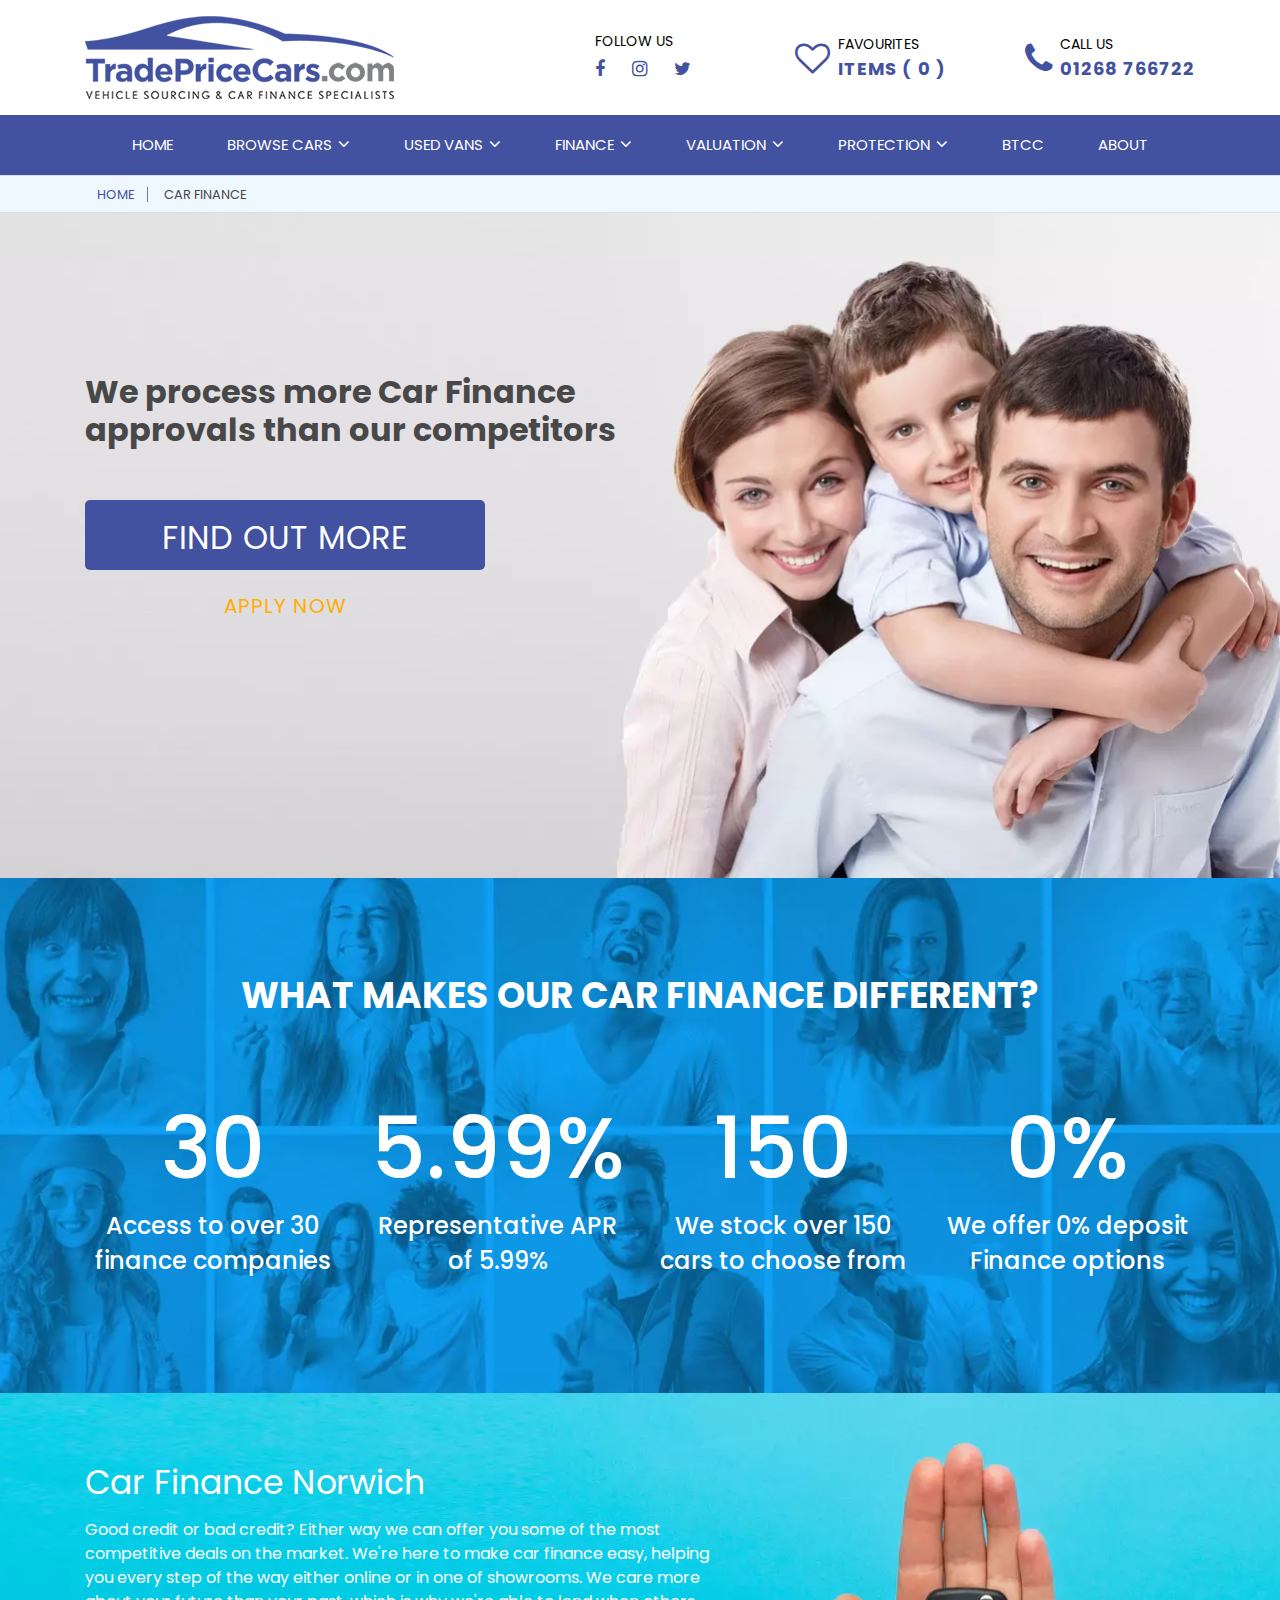
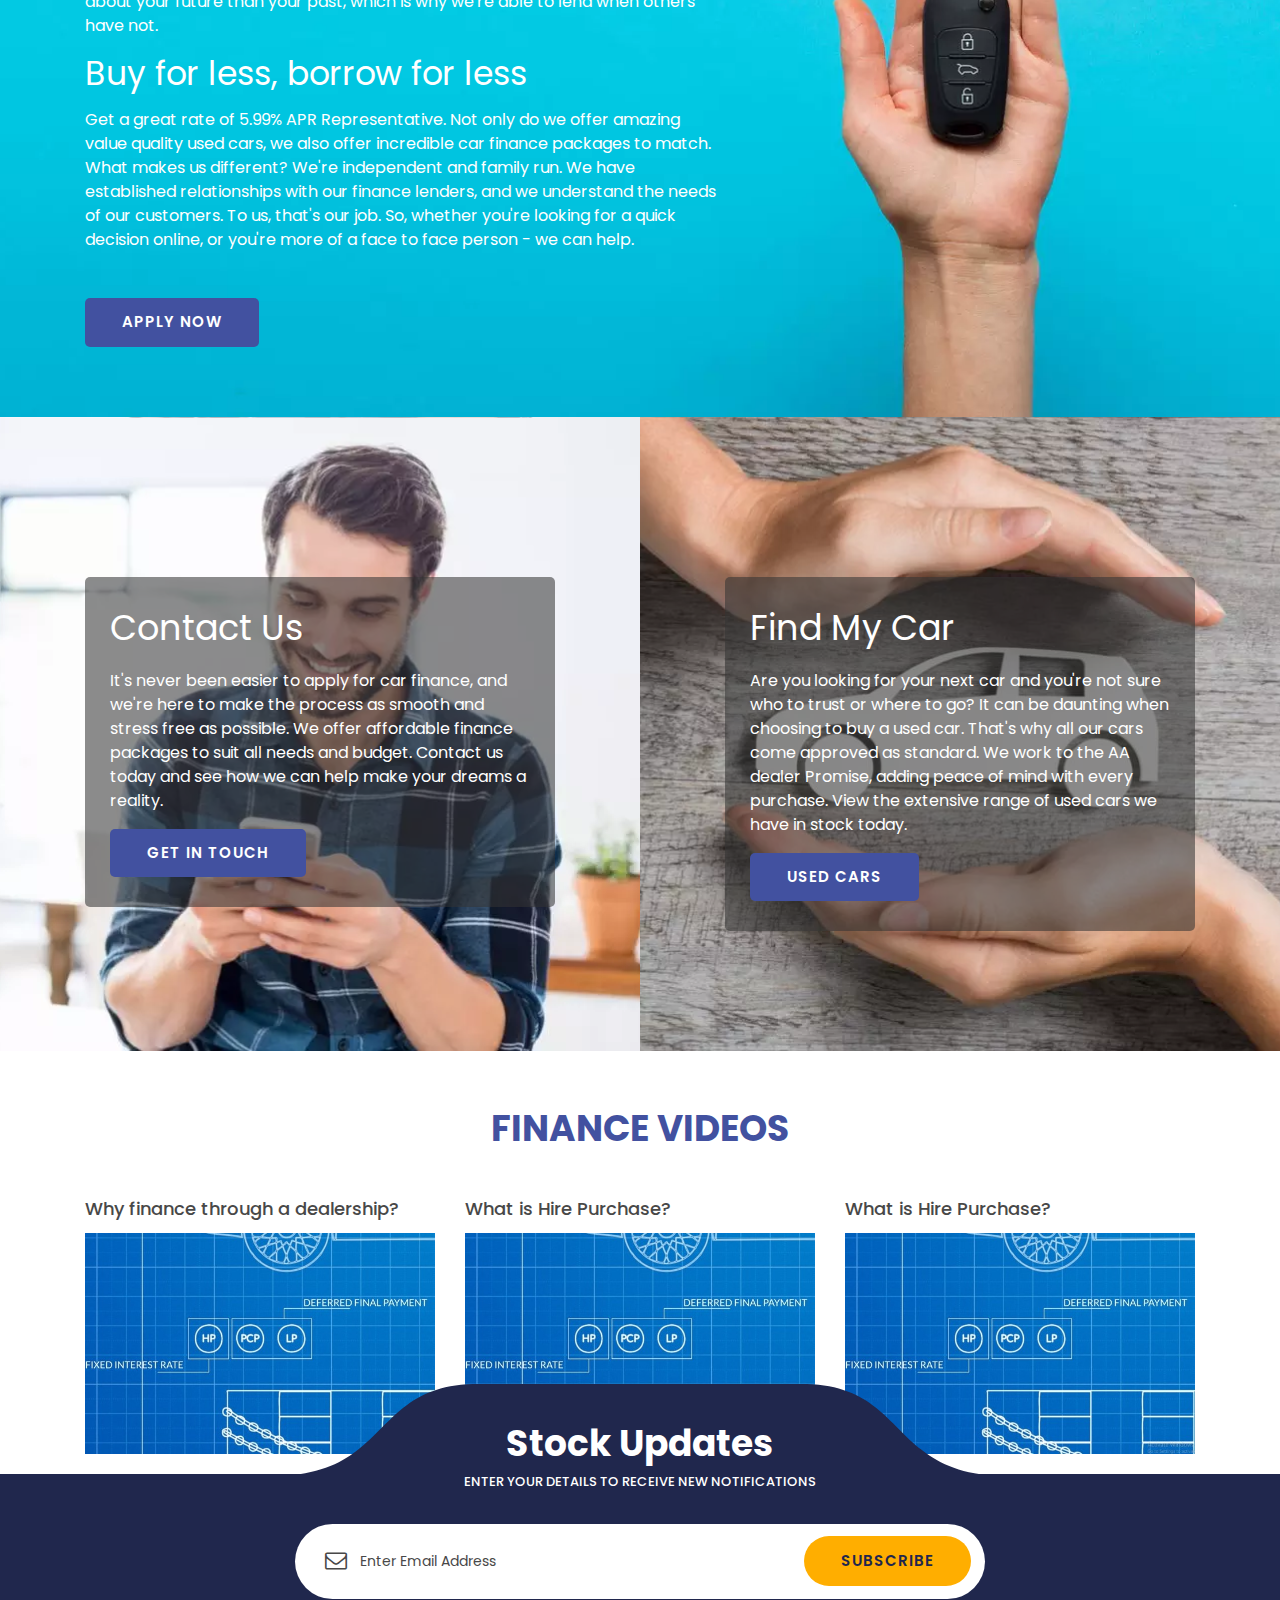
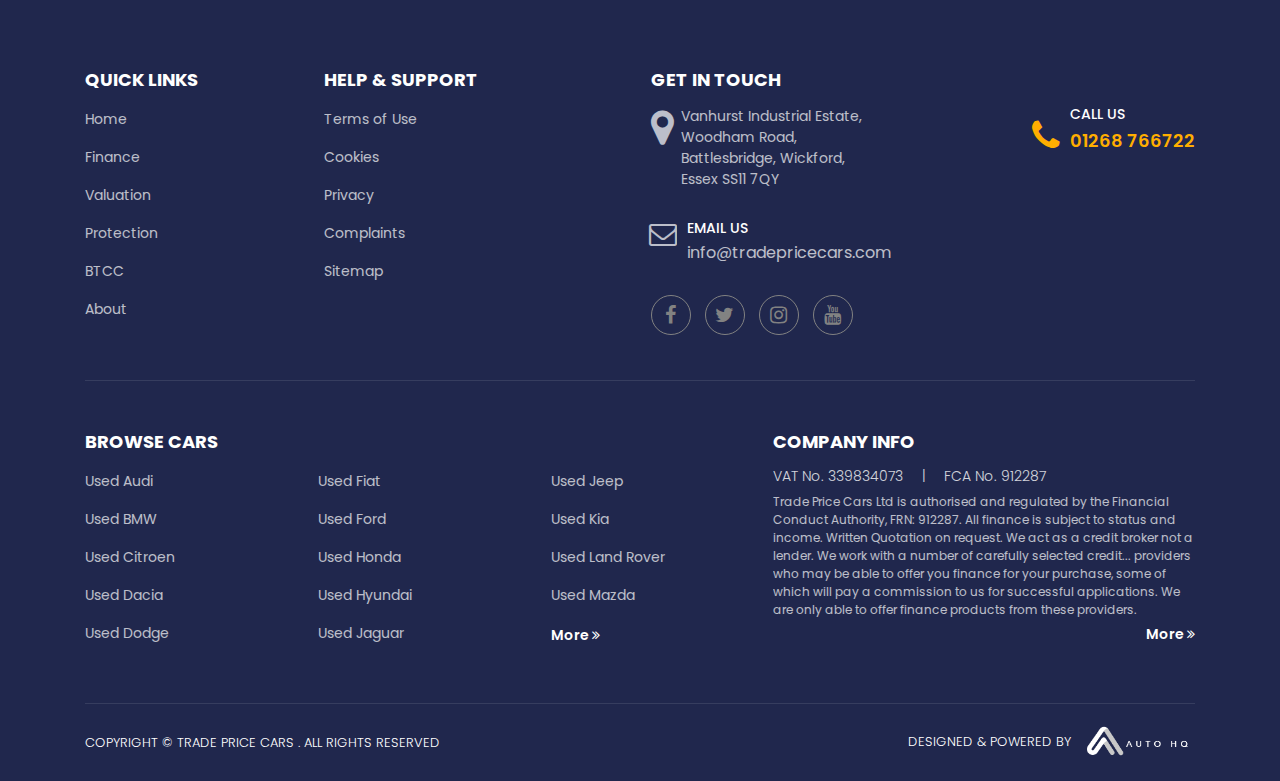
<file: tradepricecars/car-finance.html>
<!DOCTYPE html>
<html lang="en">
    <head>
        <meta charset="utf-8">
        <meta http-equiv="X-UA-Compatible" content="IE=edge">
        <meta name="viewport" content="width=device-width, initial-scale=1">

        <title>Car Finance</title>
        
        <!--Theme specific styles-->
        <link href="../theme/css/canute.min.css" rel="stylesheet">
        <link href="css/client.min.css" rel="stylesheet">
        
        <!--Core jQuery-->
        <script src="../theme/js/jquery-3.3.1.slim.min.js"></script>
        <script src="../theme/js/jquery-migrate-1.4.1.min.js"></script>
    </head>
    <body>

        <!-- header starts -->
        <div class="header custom-header">
            <!-- header-area starts -->
            <div class="header-area d-flex align-items-end">
                <div class="container">
                    <div class="row">
                        <div class="col">
                           <div class="header-content d-flex d-flex justify-content-center justify-content-lg-between">
                                <div class="site-logo d-flex align-items-center order-2 order-lg-0">
                                    <a href="index.html">
										<img src="img/logo.png" alt="">
									</a>
                                </div> 
                                <div class="header-right d-flex align-items-center">
                                    <div class="header-single-item header-social-icons d-none d-lg-block">
                                        <h6>Follow Us</h6>
                                        <div class="social-icons">
                                            <a href="#"><i class="fa fa-facebook"></i></a>
                                            <a href="#"><i class="fa fa-instagram"></i></a>
                                            <a href="#"><i class="fa fa-twitter"></i></a>
                                        </div>
                                    </div>
                                    <div class="header-single-item header-address position-relative d-none d-lg-block">
                                        <span class="header-icon"><i class="fa fa-heart-o"></i></span>
                                        <h6>Favourites</h6>
                                        <h5>items ( 0 )</h5>
                                    </div>
                                    <div class="header-single-item header-phone position-relative">
                                        <a href="tel:01268766722" class="float-right position-relative">
                                            <span class="header-icon"><i class="fa fa-phone"></i></span>
                                            <h6 class="d-none d-lg-block">Call Us</h6>
                                            <h5 class="d-none d-lg-block">01268 766722</h5>
                                        </a>
                                    </div>
                                </div>
                           </div>
                        </div>
                    </div>
                </div>
            </div><!-- header-area ends -->

            <!-- mainmenu-area starts -->
            <div class="mainmenu-area">
                <div class="container">
                    <div class="row">
                        <div class="col">
                            <div class="mainmenu text-center position-relative">
                                <ul id="menu">
                                    <li><a href="index.html">Home</a></li>
                                    <li><a href="#">Browse cars <i class="fa fa-angle-down"></i></a>
                                        <ul>
                                            <li><a href="#">Dropdown Menu</a></li>
                                            <li><a href="#">Dropdown Menu</a></li>
                                            <li><a href="#">Dropdown Menu</a>
                                                <ul>
                                                    <li><a href="#">Dropdown Menu</a></li>
                                                    <li><a href="#">Dropdown Menu</a></li>
                                                    <li><a href="#">Dropdown Menu</a></li>
                                                    <li><a href="#">Dropdown Menu</a></li>
                                                    <li><a href="#">Dropdown Menu</a></li>
                                                    <li><a href="#">Dropdown Menu</a></li>
                                                    <li><a href="#">Dropdown Menu</a></li>
                                                </ul>
                                            </li>
                                            <li><a href="#">Dropdown Menu</a></li>
                                            <li><a href="#">Dropdown Menu</a></li>
                                            <li><a href="#">Dropdown Menu</a></li>
                                            <li><a href="#">Dropdown Menu</a></li>
                                        </ul>
                                    </li>
                                    <li><a href="#">Used Vans <i class="fa fa-angle-down"></i></a></li>
                                    <li><a href="#">Finance <i class="fa fa-angle-down"></i></a></li>
                                    <li><a href="#">Valuation <i class="fa fa-angle-down"></i></a></li>
                                    <li><a href="#">Protection <i class="fa fa-angle-down"></i></a></li>
                                    <li><a href="#">BTCC</a></li>
                                    <li><a href="#">About</a></li>
                                </ul>
                            </div>
                        </div>
                    </div>
                </div>
            </div><!-- mainmenu-area ends -->
        </div>
        <!-- header ends -->

        <div class="spacer d-block d-lg-none"></div>

        <!-- alert-message-section starts || css in header.scss-->
		<!--
        <div class="alert-message-section">
            <div class="container">
                <div class="row">
                    <div class="col text-center">
                        <p>Please note we will close Christmas Eve at 1pm and reopen on Friday 27th. See our full <a href="#">Xmas opening hours</a></p>
                    </div>
                </div>
            </div>
        </div>
		-->
        <!-- alert-message-section ends -->

        <!-- breadcrumb-area starts -->
        <div class="breadcrumb-area finance-breadcrumb d-flex align-items-center">
            <div class="container">
                <div class="row">
                    <div class="col-lg-12">
                        <ul>
                            <li><a href="#">Home</a></li>
                            <li>Car Finance</li>
                        </ul>
                    </div>
                </div>
            </div>
        </div>
        <!-- breadcrumb-area ends -->

        <!-- finance-banner-area starts -->
        <div class="finance-banner-area" style="background-image: url(./img/finance-lifestyle.webp);">
            <div class="container">
                <div class="row">
                    <div class="col-md-7">
                        <div class="finance-banner-text">
                            <h2>We process more Car Finance approvals than our competitors</h2>
                            <div class="finance-banner-btn">
                                <a href="#" class="boxed-btn">Find Out More</a>
                                <a href="#" class="boxed-btn apply-btn">Apply Now</a>
                            </div>
                        </div>
                    </div>
                </div>
            </div>
        </div>
        <!-- finance-banner-area ends -->

        <!-- finance-about-area starts -->
        <div class="finance-about-area" style="background-image: url(./img/faces-bg.webp);">
            <div class="container">
                <div class="row">
                    <div class="col-lg-12">
                        <div class="section-title text-center">
                            <h2>What makes our car finance different?</h2>
                        </div>
                    </div>
                </div>
                <div class="row">
                    <div class="col-md-3">
                        <div class="single-finance-about-item">
                            <span>30</span>
                            <h3>Access to over 30 finance companies</h3>
                        </div>
                    </div>
                    <div class="col-md-3">
                        <div class="single-finance-about-item">
                            <span>5.99%</span>
                            <h3>Representative APR of 5.99%</h3>
                        </div>
                    </div>
                    <div class="col-md-3">
                        <div class="single-finance-about-item">
                            <span>150</span>
                            <h3>We stock over 150 cars to choose from</h3>
                        </div>
                    </div>
                    <div class="col-md-3">
                        <div class="single-finance-about-item">
                            <span>0%</span>
                            <h3>We offer 0% deposit Finance options</h3>
                        </div>
                    </div>
                </div>
            </div>
        </div>
        <!-- finance-about-area ends -->

        <!-- finance-text-area starts -->
        <div class="finance-text-area" style="background-image: url(./img/hand-bg.webp);">
            <div class="container">
                <div class="row">
                    <div class="col-lg-7">
                        <h2>Car Finance Norwich</h2>
                        <p>Good credit or bad credit? Either way we can offer you some of the most competitive deals on the market. We're here to make car finance easy, helping you every step of the way either online or in one of showrooms. We care more about your future than your past, which is why we're able to lend when others have not.</p>
                        <h2>Buy for less, borrow for less</h2>
                        <p>Get a great rate of 5.99% APR Representative. Not only do we offer amazing value quality used cars, we also offer incredible car finance packages to match. What makes us different? We're independent and family run. We have established relationships with our finance lenders, and we understand the needs of our customers. To us, that's our job. So, whether you're looking for a quick decision online, or you're more of a face to face person - we can help.</p>
                        <a href="#" class="boxed-btn">Apply Now</a>
                    </div>
                </div>
            </div>
        </div>
        <!-- finance-text-area ends -->

        <!-- finance-contact-area starts -->
        <div class="finance-contact-area position-relative">
            <div class="finance-contact-bg left" style="background-image: url(./img/contact-bg-left.webp);"></div>
            <div class="finance-contact-bg right" style="background-image: url(./img/contact-bg-right.webp);"></div>
            <div class="container">
                <div class="row">
                    <div class="col-md-6">
                        <div class="finance-contact-block left">
                            <h2>Contact Us</h2>
                            <p>It's never been easier to apply for car finance, and we're here to make the process as smooth and stress free as possible. We offer affordable finance packages to suit all needs and budget. Contact us today and see how we can help make your dreams a reality.</p>
                            <a href="#" class="boxed-btn">Get in touch</a>
                        </div>
                    </div>
                    <div class="col-md-6">
                        <div class="finance-contact-block right">
                            <h2>Find My Car</h2>
                            <p>Are you looking for your next car and you're not sure who to trust or where to go? It can be daunting when choosing to buy a used car. That's why all our cars come approved as standard. We work to the AA dealer Promise, adding peace of mind with every purchase. View the extensive range of used cars we have in stock today.</p>
                            <a href="#" class="boxed-btn">Used cars</a>
                        </div>
                    </div>
                </div>
            </div>
        </div>
        <!-- finance-contact-area ends -->

        <!-- finance-video-area starts -->
        <div class="finance-video-area">
            <div class="container">
                <div class="row">
                    <div class="col-md-12">
                        <div class="section-title text-center">
                            <h2>Finance Videos</h2>
                        </div>
                    </div>
                </div>
                <div class="row">
                    <div class="col-md-4">
                        <div class="single-video-item">
                            <div class="f-title d-flex align-items-end flex-direction-column">
                                <h4>Why finance through a dealership?</h4>
                            </div>
                            <img src="img/video-image-1.jpg" alt="">
                        </div>
                    </div>
                    <div class="col-md-4">
                        <div class="single-video-item">
                            <div class="f-title d-flex align-items-end flex-direction-column">
                                <h4>What is Hire Purchase?</h4>
                            </div>
                            <img src="img/video-image-1.jpg" alt="">
                        </div>
                    </div>
                    <div class="col-md-4">
                        <div class="single-video-item">
                            <div class="f-title d-flex align-items-end flex-direction-column">
                                <h4>What is Hire Purchase?</h4>
                            </div>
                            <img src="img/video-image-1.jpg" alt="">
                        </div>
                    </div>
                </div>
            </div>
        </div>
        <!-- finance-video-area ends -->

        <!-- finance-apply-content-area starts -->
        <!-- <div class="finance-apply-content-area">
            <div class="container">
                <div class="row">
                    <div class="col-lg-12"> -->
                        <!-- intro-section starts -->
                        <!-- <div class="intro-section">
                            <div class="intro-logo">
                                <img src="img/logo.png" alt="">
                            </div>
                            <div class="intro-block">
                                <h2>Welcome</h2>
                                <p>By fully completing this finance application we will be able to quickly and accurately get back to you with a decision.</p>
                                <p>You can be assured that:</p>
                                <ul>
                                    <li>There is no obligation to purchase anything</li>
                                    <li>It’s a safe and secure process</li>
                                    <li>Our form is quick and simple to complete</li>
                                </ul>
                            </div> -->
                            <!-- privacy-policy-block starts -->
                            <!-- <div class="privacy-policy-block">
                                <p><strong>Codeweavers Privacy Notice Summary</strong></p>
                                <p>Codeweavers Ltd (“we”, “us” or “our”), provides software services and websites for the automotive industry as a data processor.</p>
                                <p>We understand that privacy and security of your information is important. Our Privacy Notice explains what information we collect from you when making Finance Enquiries or Applications. It also explains the purpose and legal basis that we have for processing your personal data, along with information about what we do with it and who we share it with.</p>
                                <p><strong>Why do we need the information gathered on this form?</strong></p>
                                <ul>
                                    <li>All information entered is securely provided to the retailer to contact you to discuss your purchase and finance, which we store on their behalf. The retailer may need to contact you for more information before your information can be passed on to a lender as part of a formal application.</li>
                                    <li>A failure to provide accurate and relevant data will mean that you are unable to benefit from some or all of the services.</li>
                                    <li>Please note that the other parties detailed in the full Privacy Notice are data controllers and will have their own applicable policies for their handling of your data. Please refer to them directly and/or their websites for more information.</li>
                                </ul>
                                <p>Please  <a href="#">click this link</a> to the full Privacy Notice for more detail about why and how the information on this form is processed.</p>
                                <p><strong>By clicking 'Agree & Proceed', you are acknowledging that you have read the full privacy notice, and that you agree to proceed.</strong></p>
                                
                                <div class="text-right">
                                    <button class="dpa-accept" type="button" data-ticked="false">
                                        Agree &amp; Proceed <span class="tick-box"> <i class="fa fa-check"></i></span>
                                    </button>
                                </div>
                            </div> -->
                            <!-- privacy-policy-block ends -->
                        <!-- </div> -->
                        <!-- intro-section ends -->

                        <!-- finance-form-section - applicant-form starts -->
                        <!-- <div class="finance-form-section applicant-form">
                            <h4>Applicant</h4>
                            <div class="finance-form-wrap">
                                <h4>Personal Details</h4>
                                <form action=""> -->
                                    <!-- starts -->
                                    <!-- <div class="single-finance-form-item d-flex">
                                        <div class="form-left-content text-right w-50 position-relative">
                                            <label for="title">Title</label>
                                        </div>
                                        <div class="form-right-content w-50 position-relative">
                                            <select name="title" id="title">
                                                <option value="0">Please Select</option>
                                                <option value="1">One</option>
                                                <option value="2">Two</option>
                                                <option value="3">Three</option>
                                                <option value="4">Four</option>
                                                <option value="5">Five</option>
                                            </select>
                                            <i class="read-only fa fa-lock"></i>
                                        </div>
                                    </div> -->
                                    <!-- ends -->
                                    <!-- <div class="single-finance-form-item d-flex">
                                        <div class="form-left-content text-right w-50 position-relative">
                                            <label for="forename">Forename</label>
                                        </div>
                                        <div class="form-right-content w-50 position-relative">
                                            <input type="text" name="forename" disabled>
                                            <i class="read-only fa fa-lock"></i>
                                        </div>
                                    </div> -->
                                    <!-- ends -->
                                    <!-- <div class="single-finance-form-item d-flex">
                                        <div class="form-left-content text-right w-50 position-relative">
                                            <label for="middlename">Middle Name</label>
                                        </div>
                                        <div class="form-right-content w-50 position-relative">
                                            <input type="text" name="middlename">
                                            <i class="read-only fa fa-lock"></i>
                                        </div>
                                    </div> -->
                                    <!-- ends -->
                                    <!-- <div class="single-finance-form-item d-flex">
                                        <div class="form-left-content text-right w-50 position-relative">
                                            <label for="surname">Surname</label>
                                        </div>
                                        <div class="form-right-content w-50 position-relative">
                                            <input type="text" name="surname">
                                            <i class="read-only fa fa-lock"></i>
                                        </div>
                                    </div> -->
                                    <!-- ends -->
                                    <!-- <div class="single-finance-form-item d-flex">
                                        <div class="form-left-content text-right w-50 position-relative">
                                            <label for="primarytelephone">Primary Telephone</label> <i class="fa fa-question-circle"></i>
                                        </div>
                                        <div class="form-right-content w-50 position-relative">
                                            <input type="tel" name="primarytelephone">
                                            <i class="read-only fa fa-lock"></i>
                                        </div>
                                    </div> -->
                                    <!-- ends -->
                                    <!-- <div class="single-finance-form-item d-flex">
                                        <div class="form-left-content text-right w-50 position-relative">
                                            <label for="secondarytelephone">Secondary Telephone</label>
                                        </div>
                                        <div class="form-right-content w-50 position-relative">
                                            <input type="tel" name="secondarytelephone">
                                            <i class="read-only fa fa-lock"></i>
                                        </div>
                                    </div> -->
                                    <!-- ends -->
                                    <!-- <div class="single-finance-form-item d-flex">
                                        <div class="form-left-content text-right w-50 position-relative">
                                            <label for="email">Email</label>
                                        </div>
                                        <div class="form-right-content w-50 position-relative">
                                            <input type="email" name="email">
                                            <i class="read-only fa fa-lock"></i>
                                        </div>
                                    </div> -->
                                    <!-- ends -->
                                    <!-- <div class="single-finance-form-item d-flex">
                                        <div class="form-left-content text-right w-50 position-relative">
                                            <label for="birthdate">Date Of Birth</label>
                                        </div>
                                        <div class="form-right-content w-50 position-relative">
                                            <input type="text" name="birthdate" placeholder="DD / MM / YYYY" id="datepicker">
                                            <i class="read-only fa fa-lock"></i>
                                        </div>
                                    </div> -->
                                    <!-- ends -->
                                    <!-- <div class="single-finance-form-item d-flex">
                                        <div class="form-left-content text-right w-50 position-relative">
                                            <label for="maritalstatus">Marital Status</label>
                                        </div>
                                        <div class="form-right-content w-50 position-relative">
                                            <select name="maritalstatus" id="maritalstatus">
                                                <option value="0">Please Select</option>
                                                <option value="1">One</option>
                                                <option value="2">Two</option>
                                                <option value="3">Three</option>
                                                <option value="4">Four</option>
                                                <option value="5">Five</option>
                                            </select>
                                            <i class="read-only fa fa-lock"></i>
                                        </div>
                                    </div> -->
                                    <!-- ends -->
                                    <!-- <div class="single-finance-form-item d-flex">
                                        <div class="form-left-content text-right w-50 position-relative">
                                            <label for="dependants">Dependants</label> 
                                            <i class="fa fa-question-circle"></i>
                                        </div>
                                        <div class="form-right-content w-50 position-relative">
                                            <input type="text" name="dependants">
                                            <i class="read-only fa fa-lock"></i>
                                        </div>
                                    </div> -->
                                    <!-- ends -->
                                    <!-- <div class="single-finance-form-item d-flex">
                                        <div class="form-left-content text-right w-50 position-relative">
                                            <label for="purchasing">Purchasing For Business Use?</label> 
                                            <label for="asBranchID1">Purchasing For Business Use?</label>
                                        </div>
                                        <div class="form-right-content w-50 position-relative">
                                            <input type="checkbox" name="purchasing" id="purchasing">
                                        </div>
                                        <div class="single-body-item">
                                            <div id="branchIDGroup">
                                                <input type="checkbox" name="branchID" id="asBranchID1">
                                                
                                            </div>
                                        </div>
                                    </div> -->
                                    <!-- ends -->
                                <!-- </form>
                            </div>
                        </div> -->
                        <!-- finance-form-section - applicant-form ends -->
                        
                    <!-- </div>
                </div>
            </div>
        </div> -->
        <!-- finance-apply-content-area ends -->

        <!-- footer starts -->
        <div class="footer">
            <div class="container">
                <div class="position-relative">
                    <div class="section-shape text-center">
                        <!-- Shape SVG starts -->
                        <?xml version="1.0" encoding="utf-8"?>
                        <!-- Generator: Adobe Illustrator 16.0.0, SVG Export Plug-In . SVG Version: 6.00 Build 0)  -->
                        <!DOCTYPE svg PUBLIC "-//W3C//DTD SVG 1.1//EN" "http://www.w3.org/Graphics/SVG/1.1/DTD/svg11.dtd">
                        <svg version="1.1" xmlns="http://www.w3.org/2000/svg" xmlns:xlink="http://www.w3.org/1999/xlink" x="0px" y="0px" width="713px"
                            height="101px" viewBox="0 0 713 101" enable-background="new 0 0 713 101" xml:space="preserve">
                        <g id="Layer_1" display="none">
                        </g>
                        <g id="Layer_2">
                            <g>
                                <defs>
                                    <rect id="SVGID_1_" width="713" height="101"/>
                                </defs>
                                <clipPath id="SVGID_2_">
                                    <use xlink:href="#SVGID_1_"  overflow="visible"/>
                                </clipPath>
                                <g id="shape.psd" clip-path="url(#SVGID_2_)">
                                    <defs>
                                        <rect id="SVGID_3_" x="-228.758" y="8" width="1169.997" height="153"/>
                                    </defs>
                                    <clipPath id="SVGID_4_">
                                        <use xlink:href="#SVGID_3_"  overflow="visible"/>
                                    </clipPath>
                                    <g id="WebsiteBg" clip-path="url(#SVGID_4_)">
                                        <g>
                                            <path fill="#20274D" d="M726.93,100.946C606.578,100.946,628.356,8,519.551,8C483.57,8,271.857,8,192.93,8
                                                c-108.806,0-87.028,92.946-207.379,92.946c-120.352,0-214.309,0-214.309,0V161H941.239v-60.054
                                                C941.239,100.946,847.282,100.946,726.93,100.946z"/>
                                        </g>
                                    </g>
                                </g>
                            </g>
                        </g>
                        </svg><!-- Shape SVG ends -->
                        <div class="section-title text-center">
                            <h2>Stock Updates</h2>
                            <p>Enter your details to receive new notifications</p>
                        </div>
                    </div>
                </div>
                <div class="row">
                    <div class="col">
                        <!-- subscription-form-section starts -->
                        <div class="subscription-form-section">
                            <div class="subscription-form position-relative">
                                <i class="fa fa-envelope-o"></i>
                                <input type="email" placeholder="Enter Email Address" name="emailsubscription">
                                <button class="boxed-btn" type="submit" value="submit">Subscribe</button>
                            </div>
                        </div><!-- subscription-form-section ends -->
                        <!-- footer-widget-sction widget-section-one starts -->
                        <div class="footer-widget-sction widget-section-one d-flex flex-wrap flex-lg-nowrap">
                            <div class="single-footer-widget-item quick-links1">
                                <h4>Quick Links</h4>
                                <ul>
                                    <li><a href="#">Home</a></li>
                                    <li><a href="#">Finance</a></li>
                                    <li><a href="#">Valuation</a></li>
                                    <li><a href="#">Protection</a></li>
                                    <li><a href="#">BTCC</a></li>
                                    <li><a href="#">About</a></li>
                                </ul>
                            </div>
                            <!-- single-footer-widget-item ends -->
                            <div class="single-footer-widget-item quick-links2">
                                <h4>Help & Support</h4>
                                <ul>
                                    <li><a href="#">Terms of Use</a></li>
                                    <li><a href="#">Cookies</a></li>
                                    <li><a href="#">Privacy</a></li>
                                    <li><a href="#">Complaints</a></li>
                                    <li><a href="#">Sitemap</a></li>
                                </ul>
                            </div>
                            <!-- single-footer-widget-item ends -->
                            <div class="single-footer-widget-item footer-contact-section">
                                <h4>Get In Touch</h4>
                                <div class="d-flex align-items-start justify-content-between">
                                    <div class="footer-address position-relative">
                                        <i class="fa fa-map-marker"></i>
                                        <p>Vanhurst Industrial Estate,<br> Woodham Road,<br> Battlesbridge, Wickford,<br> Essex SS11 7QY</p>
                                    </div>
                                    <div class="single-footer-contact footer-phone-contact position-relative">
                                        <h6>Call US</h6>
                                        <a href="tel:01268766722"><i class="fa fa-phone"></i>01268 766722</a>
                                    </div>
                                </div>
                                <div class="footer-contact">
                                    <div class="single-footer-contact position-relative">
                                        <i class="fa fa-envelope-o"></i>
                                        <h6>Email US</h6>
                                        <a href="mailto:info@tradepricecars.com">info@tradepricecars.com</a>
                                    </div>
                                </div>
                                <div class="footer-social-icons">
                                    <a href="#"><i class="fa fa-facebook"></i></a>
                                    <a href="#"><i class="fa fa-twitter"></i></a>
                                    <a href="#"><i class="fa fa-instagram"></i></a>
                                    <a href="#"><i class="fa fa-youtube"></i></a>
                                </div>
                            </div><!-- footer-contact-section ends -->
                        </div><!-- footer-widget-sction widget-section-one ends -->

                        <!-- footer-widget-sction widget-section-two starts -->
                        <div class="footer-widget-sction widget-section-two d-flex flex-wrap flex-lg-nowrap">
                            <div class="single-footer-widget-item browse-cars-one">
                                <h4>Browse Cars</h4>
                                <ul>
                                    <li><a href="#">Used Audi</a></li>
                                    <li><a href="#">Used BMW</a></li>
                                    <li><a href="#">Used Citroen</a></li>
                                    <li><a href="#">Used Dacia</a></li>
                                    <li><a href="#">Used Dodge</a></li>
                                </ul>
                            </div>
                            <!-- single-footer-widget-item ends -->
                            <div class="single-footer-widget-item browse-cars-two">
                                <h4 style="opacity:0">empty title</h4>
                                <ul>
                                    <li><a href="#">Used Fiat</a></li>
                                    <li><a href="#">Used Ford</a></li>
                                    <li><a href="#">Used Honda</a></li>
                                    <li><a href="#">Used Hyundai</a></li>
                                    <li><a href="#">Used Jaguar</a></li>
                                </ul>
                            </div>
                            <!-- single-footer-widget-item ends -->
                            <div class="single-footer-widget-item browse-cars-three">
                                <h4 style="opacity:0">empty title</h4>
                                <ul>
                                    <li><a href="#">Used Jeep</a></li>
                                    <li><a href="#">Used Kia</a></li>
                                    <li><a href="#">Used Land Rover</a></li>
                                    <li><a href="#">Used Mazda</a></li>
                                </ul>
                                <a href="#" class="footer-more">More <i class="fa fa-angle-double-right"></i></a>
                            </div>
                            <!-- single-footer-widget-item ends -->
                            <div class="single-footer-widget-item footer-company-info">
                                <h4>Company Info</h4>
                                <h6>VAT No. 339834073 <span>|</span> FCA No. 912287 </h6>
                                <div class="footer-info-text">
                                    <p>Trade Price Cars Ltd is authorised and regulated by the Financial Conduct Authority, FRN: 912287. All finance is subject to status and income. Written Quotation on request. We act as a credit broker not a lender. We work with a number of carefully selected credit... providers who may be able to offer you finance for your purchase, some of which will pay a commission to us for successful applications. We are only able to offer finance products from these providers.</p>
                                </div>
                                <div class="text-right">
                                    <a href="#" class="footer-more">More <i class="fa fa-angle-double-right"></i></a>
                                </div>
                            </div><!-- footer-contact-section ends -->
                        </div><!-- footer-widget-sction widget-section-two ends -->
                        
                        <div class="footer-copyright-section d-flex flex-wrap flex-lg-nowrap justify-content-between">
                            <div class="footer-copyright-text d-flex align-items-center order-2 order-lg-0">
                                <p>Copyright &copy; Trade Price Cars . All rights reserved</p>
                            </div>
                            <div class="footer-logo text-right">
                                <span class="ahq">
                                    Designed &amp; Powered by 
                                    <img src="img/autohq.png" alt="Car Dealer Websites">
                                </span>
                                <!-- Designed & Powered by <img src="img/autohq.png" alt=""> -->
                            </div>
                        </div>
                        <!-- footer-copyright-section ends -->
                    </div>
                </div>
            </div>
        </div>
        <!-- footer ends -->

        <a href="#" class="scrollTop d-none d-lg-block"><i class="fa fa-angle-up"></i></a>

        <!--Libraries-->
        <script src="../theme/js/bootstrap.bundle.min.js"></script>       

         <!--Plugins-->
         <script src="../theme/js/perfect-scrollbar.jquery.min.js"></script>
         <script src="../theme/js/jquery.nice-select.min.js"></script>
         <script src="../theme/js/owl.carousel.min.js"></script>
         <script src="../theme/js/aos.js"></script>
         <script src="../theme/js/jqueryUI.js"></script>
         <script src="../theme/js/jquery.slicknav.min.js"></script>
         <script src="../theme/js/slick.min.js"></script>
         <script src="../theme/js/jquery.magnific-popup.min.js"></script>
         <script src="../theme/js/jquery.sticky.js"></script>

        <!--Active & Custom JS-->
        <script src="../theme/js/main.js"></script>
    </body>
</html>
</file>
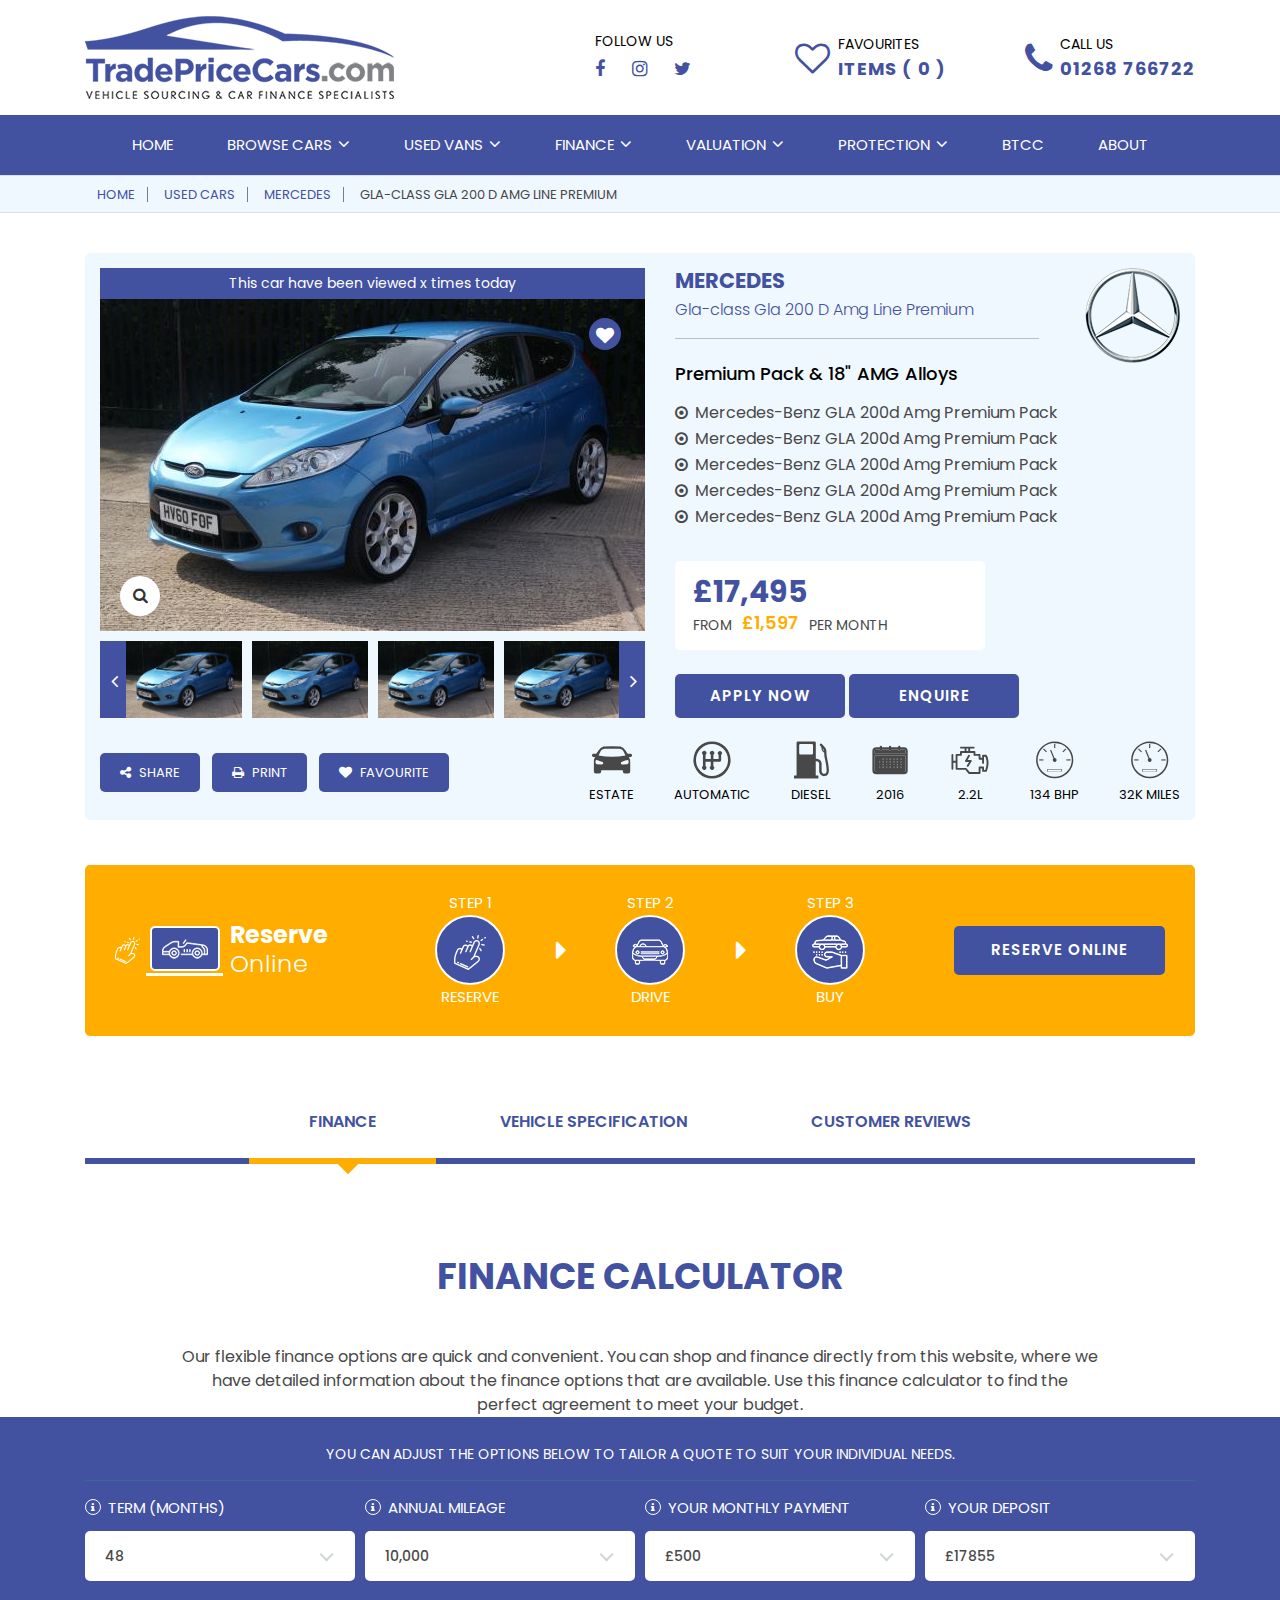
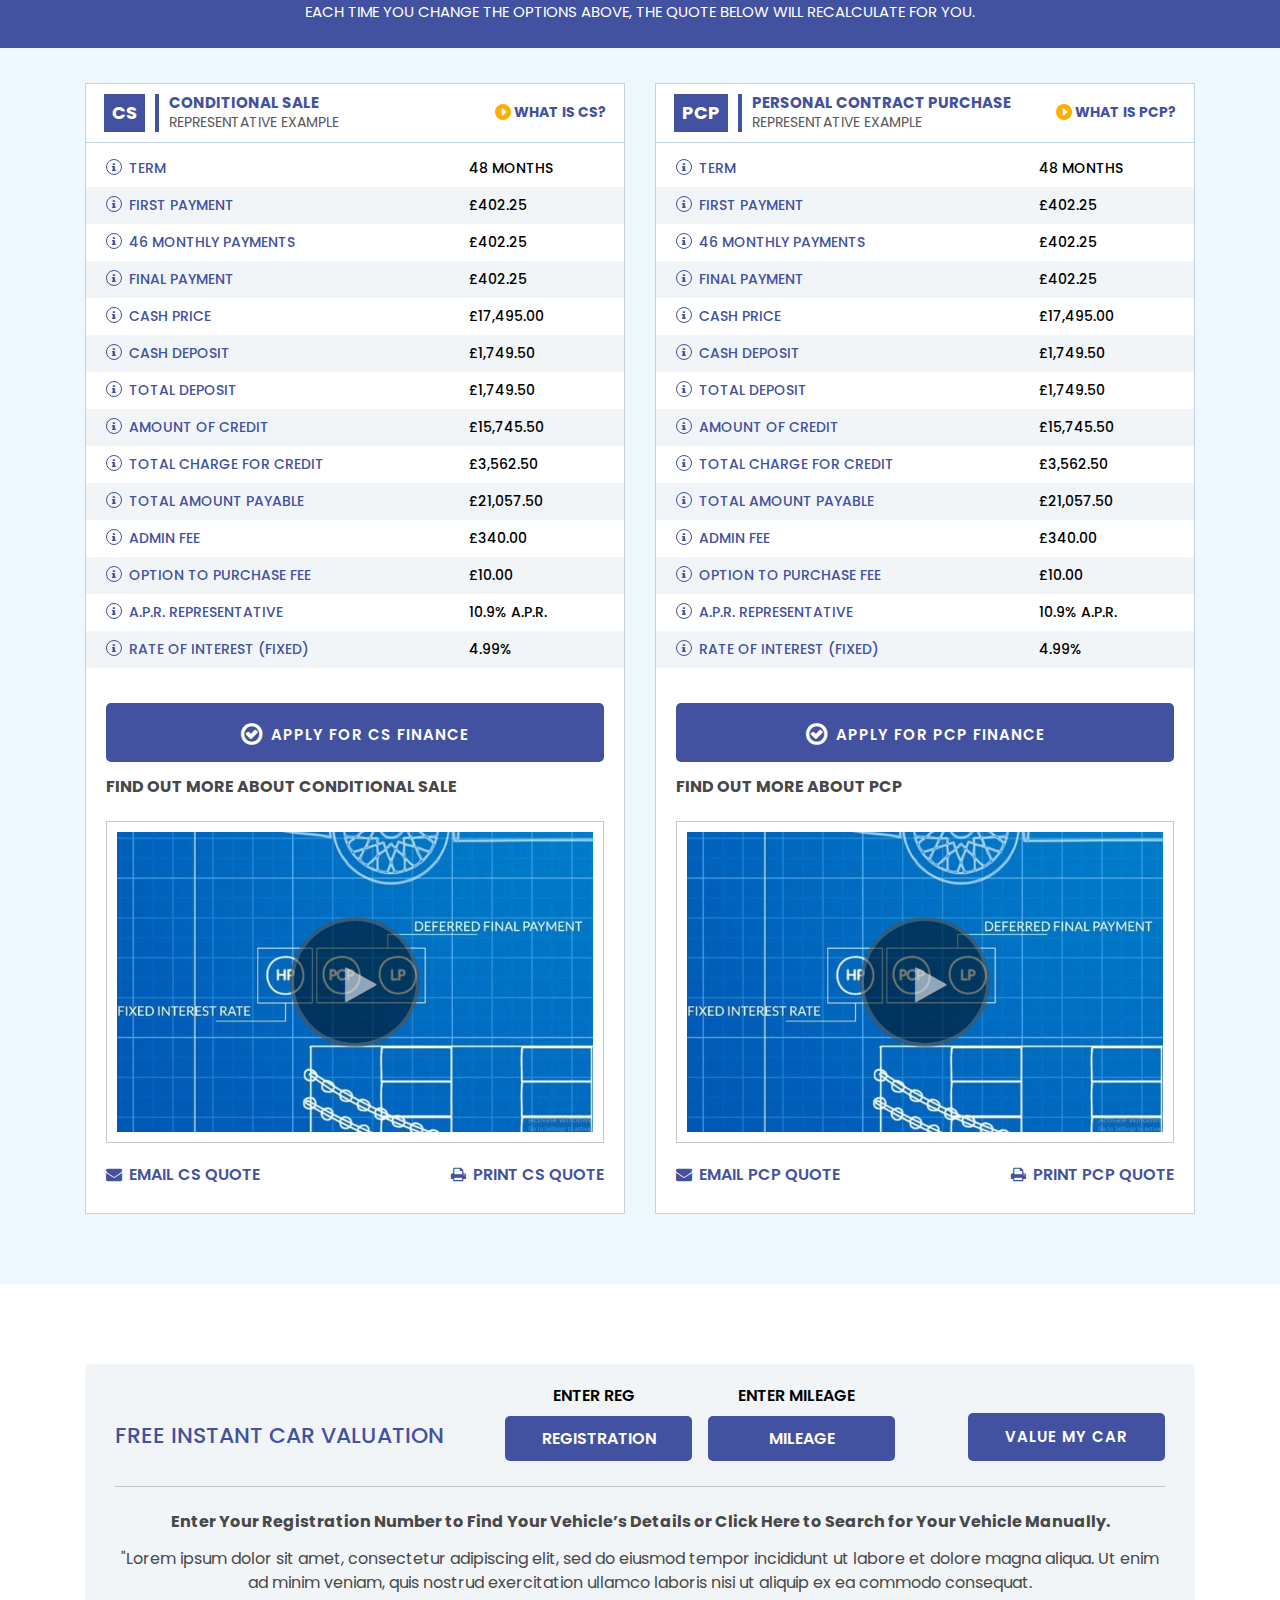
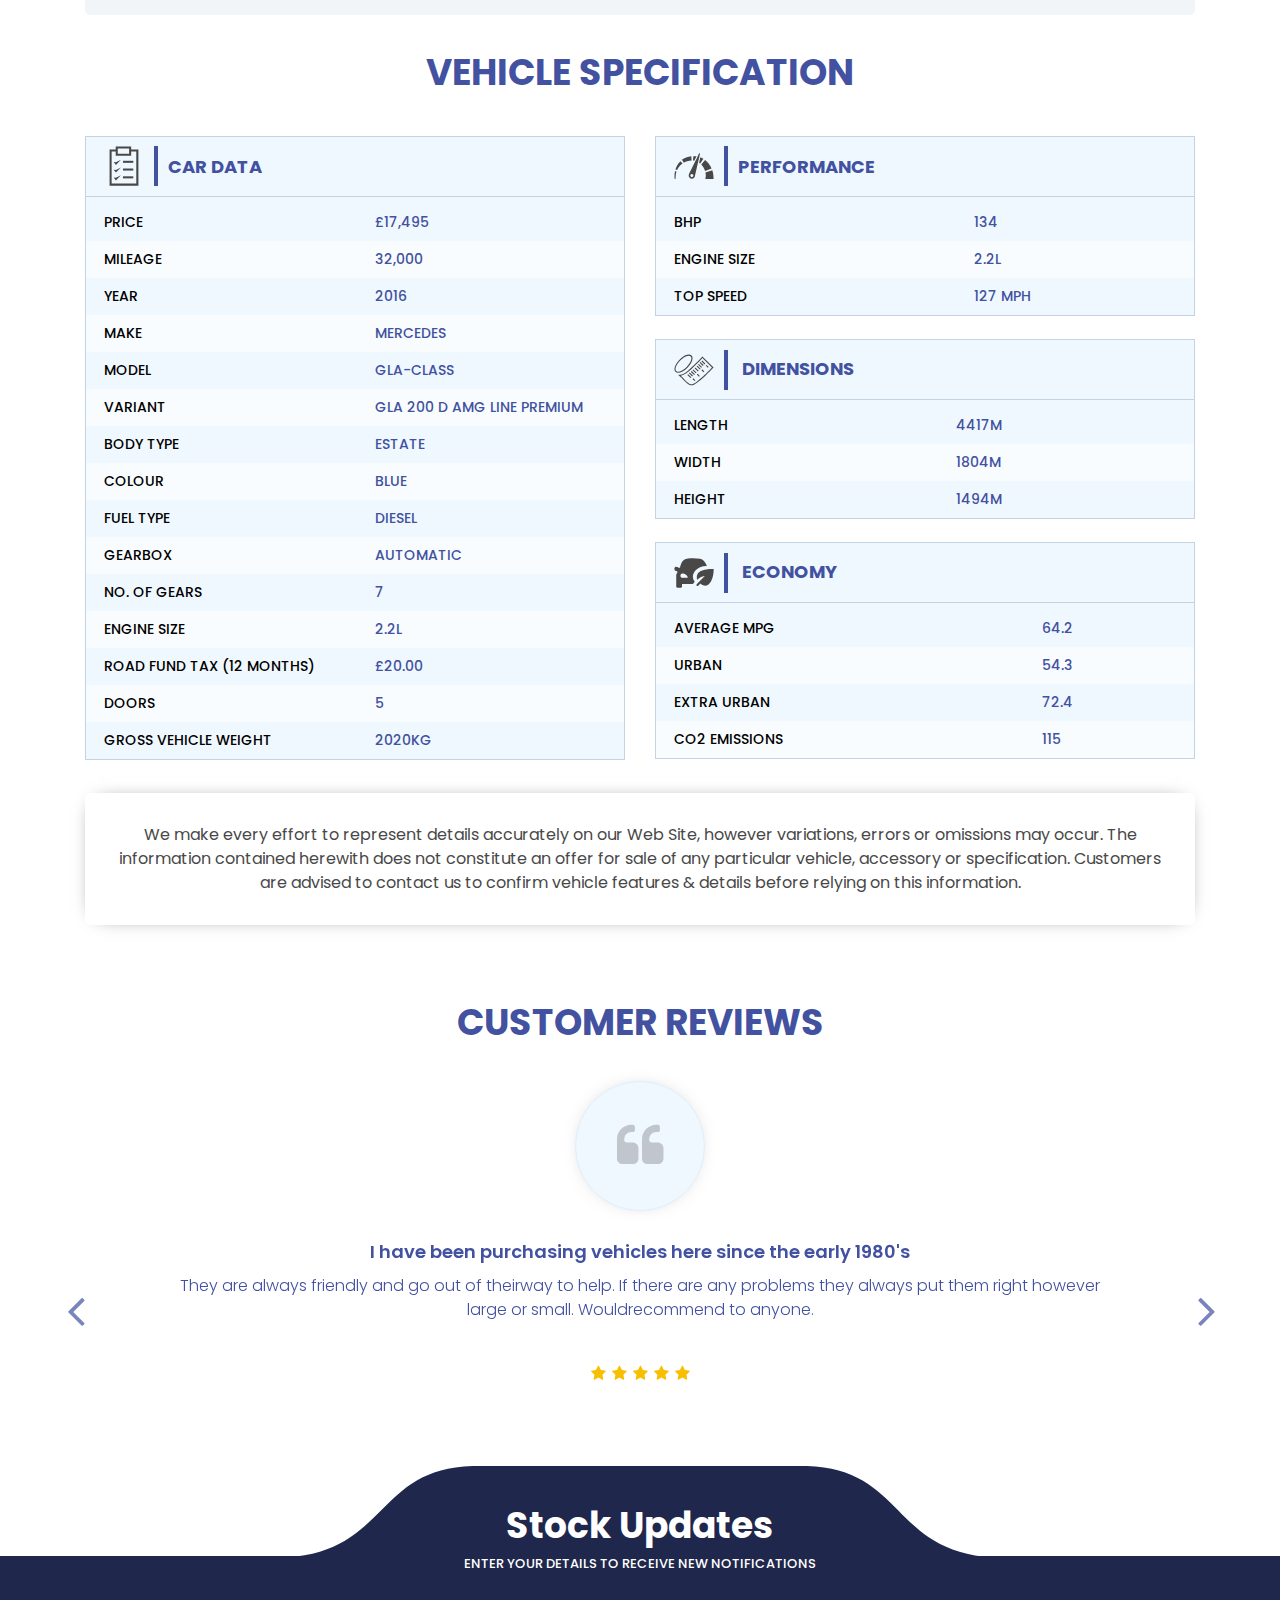
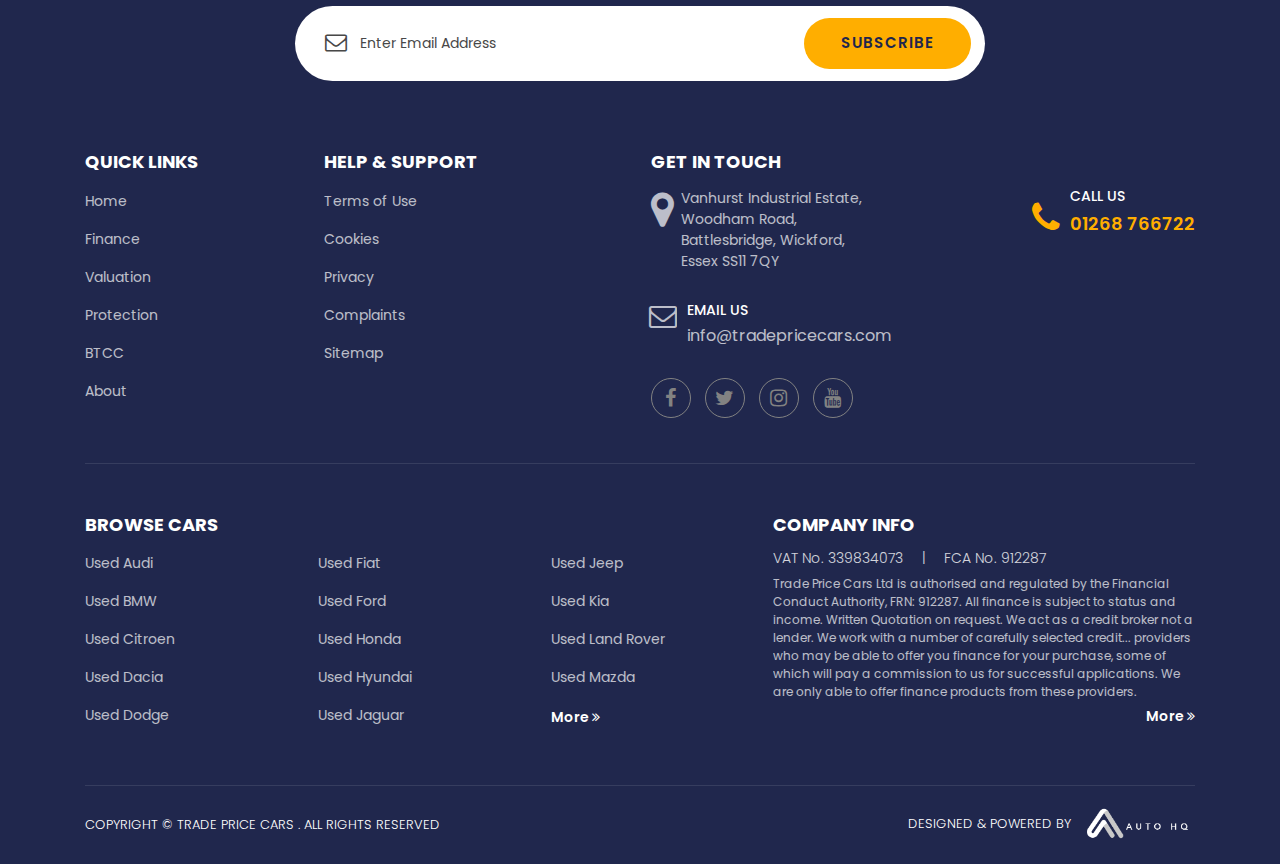
<file: tradepricecars/cardetails.html>
<!DOCTYPE html>
<html lang="en">
    <head>
        <meta charset="utf-8">
        <meta http-equiv="X-UA-Compatible" content="IE=edge">
        <meta name="viewport" content="width=device-width, initial-scale=1">

        <title>CarDetails</title>
        
        <!--Theme specific styles-->
        <link href="../theme/css/canute.min.css" rel="stylesheet">
        <link href="css/client.min.css" rel="stylesheet">
        
        <!--Core jQuery-->
        <script src="../theme/js/jquery-3.3.1.slim.min.js"></script>
        <script src="../theme/js/jquery-migrate-1.4.1.min.js"></script>
    </head>
    <body data-spy="scroll" data-target="#sub-navbar" data-offset="180">

        <!-- header starts -->
        <div class="header custom-header">
            <!-- header-area starts -->
            <div class="header-area d-flex align-items-end">
                <div class="container">
                    <div class="row">
                        <div class="col">
                           <div class="header-content d-flex d-flex justify-content-center justify-content-lg-between">
                                <div class="site-logo d-flex align-items-center order-2 order-lg-0">
                                    <a href="index.html">
										<img src="img/logo.png" alt="">
									</a>
                                </div> 
                                <div class="header-right d-flex align-items-center">
                                    <div class="header-single-item header-social-icons d-none d-lg-block">
                                        <h6>Follow Us</h6>
                                        <div class="social-icons">
                                            <a href="#"><i class="fa fa-facebook"></i></a>
                                            <a href="#"><i class="fa fa-instagram"></i></a>
                                            <a href="#"><i class="fa fa-twitter"></i></a>
                                        </div>
                                    </div>
                                    <div class="header-single-item header-address position-relative d-none d-lg-block">
                                        <span class="header-icon"><i class="fa fa-heart-o"></i></span>
                                        <h6>Favourites</h6>
                                        <h5>items ( 0 )</h5>
                                    </div>
                                    <div class="header-single-item header-phone position-relative">
                                        <a href="tel:01268766722" class="float-right position-relative">
                                            <span class="header-icon"><i class="fa fa-phone"></i></span>
                                            <h6 class="d-none d-lg-block">Call Us</h6>
                                            <h5 class="d-none d-lg-block">01268 766722</h5>
                                        </a>
                                    </div>
                                </div>
                           </div>
                        </div>
                    </div>
                </div>
            </div><!-- header-area ends -->

            <!-- mainmenu-area starts -->
            <div class="mainmenu-area">
                <div class="container">
                    <div class="row">
                        <div class="col">
                            <div class="mainmenu text-center position-relative">
                                <ul id="menu">
                                    <li><a href="index.html">Home</a></li>
                                    <li><a href="#">Browse cars <i class="fa fa-angle-down"></i></a>
                                        <ul>
                                            <li><a href="#">Dropdown Menu</a></li>
                                            <li><a href="#">Dropdown Menu</a></li>
                                            <li><a href="#">Dropdown Menu</a>
                                                <ul>
                                                    <li><a href="#">Dropdown Menu</a></li>
                                                    <li><a href="#">Dropdown Menu</a></li>
                                                    <li><a href="#">Dropdown Menu</a></li>
                                                    <li><a href="#">Dropdown Menu</a></li>
                                                    <li><a href="#">Dropdown Menu</a></li>
                                                    <li><a href="#">Dropdown Menu</a></li>
                                                    <li><a href="#">Dropdown Menu</a></li>
                                                </ul>
                                            </li>
                                            <li><a href="#">Dropdown Menu</a></li>
                                            <li><a href="#">Dropdown Menu</a></li>
                                            <li><a href="#">Dropdown Menu</a></li>
                                            <li><a href="#">Dropdown Menu</a></li>
                                        </ul>
                                    </li>
                                    <li><a href="#">Used Vans <i class="fa fa-angle-down"></i></a></li>
                                    <li><a href="#">Finance <i class="fa fa-angle-down"></i></a></li>
                                    <li><a href="#">Valuation <i class="fa fa-angle-down"></i></a></li>
                                    <li><a href="#">Protection <i class="fa fa-angle-down"></i></a></li>
                                    <li><a href="#">BTCC</a></li>
                                    <li><a href="#">About</a></li>
                                </ul>
                            </div>
                        </div>
                    </div>
                </div>
            </div><!-- mainmenu-area ends -->
        </div>
        <!-- header ends -->

        <div class="spacer d-block d-lg-none"></div>

        <!-- alert-message-section starts || css in header.scss-->
		<!--
        <div class="alert-message-section">
            <div class="container">
                <div class="row">
                    <div class="col text-center">
                        <p>Please note we will close Christmas Eve at 1pm and reopen on Friday 27th. See our full <a href="#">Xmas opening hours</a></p>
                    </div>
                </div>
            </div>
        </div>
		-->
        <!-- alert-message-section ends -->

        <!-- breadcrumb-area starts -->
        <div class="breadcrumb-area d-flex align-items-center">
            <div class="container">
                <div class="row">
                    <div class="col-lg-12">
                        <ul>
                            <li><a href="index.html">Home</a></li>
                            <li><a href="#">Used Cars</a></li>
                            <li><a href="#">Mercedes</a></li>
                            <li>Gla-class Gla 200 D Amg Line Premium</li>
                        </ul>
                    </div>
                </div>
            </div>
        </div>
        <!-- breadcrumb-area ends -->

        <!-- .car-details-area starts -->
        <div class="car-details-area">
            <div class="container">
                <div class="row">
                    <div class="col">
                        <div class="car-details-content">
                            <div class="d-block d-lg-flex">
                                <!-- slick-slider-wrap starts -->
                                <div class="slick-slider-wrap">
                                    <div class="slider">
                                        <div class="single-car-item position-relative">
                                            <picture>
                                                <!-- <source media="(min-width: 1200px)" srcset="img/cars/545x409.jpg">
                                                <source media="(min-width: 992px)" srcset="img/cars/462x347.jpg"> -->
                                                <img src="img/cars/3x2.jpg" alt="" style="width:auto;">
                                                <a class="popup-link" href="img/cars/3x2.jpg"><i class="fa fa-search"></i></a>
                                            </picture>
                                            <span class="viewed-number">
                                                This car have been viewed x times today
                                            </span>
                                            <a title="Add to favourites" href="#" class="heart-icon"><i class="fa fa-heart"></i></a>
                                        </div>
                                        <div class="single-car-item position-relative">
                                            <picture>
                                                <!-- <source media="(min-width: 1200px)" srcset="img/cars/545x409.jpg">
                                                <source media="(min-width: 992px)" srcset="img/cars/462x347.jpg"> -->
                                                <img src="img/cars/3x2.jpg" alt="" style="width:auto;">
                                                <a class="popup-link" href="img/cars/3x2.jpg"><i class="fa fa-search"></i></a>
                                            </picture>
                                            <span class="viewed-number">
                                                This car have been viewed x times today
                                            </span>
                                            <a title="Add to favourites" href="#" class="heart-icon"><i class="fa fa-heart"></i></a>
                                        </div>
                                        <div class="single-car-item position-relative">
                                            <picture>
                                                <!-- <source media="(min-width: 1200px)" srcset="img/cars/545x409.jpg">
                                                <source media="(min-width: 992px)" srcset="img/cars/462x347.jpg"> -->
                                                <img src="img/cars/3x2.jpg" alt="" style="width:auto;">
                                                <a class="popup-link" href="img/cars/3x2.jpg"><i class="fa fa-search"></i></a>
                                            </picture>
                                            <span class="viewed-number">
                                                This car have been viewed x times today
                                            </span>
                                            <a title="Add to favourites" href="#" class="heart-icon"><i class="fa fa-heart"></i></a>
                                        </div>
                                        <div class="single-car-item position-relative">
                                            <picture>
                                                <!-- <source media="(min-width: 1200px)" srcset="img/cars/545x409.jpg">
                                                <source media="(min-width: 992px)" srcset="img/cars/462x347.jpg"> -->
                                                <img src="img/cars/3x2.jpg" alt="" style="width:auto;">
                                                <a class="popup-link" href="img/cars/3x2.jpg"><i class="fa fa-search"></i></a>
                                            </picture>
                                            <span class="viewed-number">
                                                This car have been viewed x times today
                                            </span>
                                            <a title="Add to favourites" href="#" class="heart-icon"><i class="fa fa-heart"></i></a>
                                        </div>
                                        <div class="single-car-item position-relative">
                                            <picture>
                                                <!-- <source media="(min-width: 1200px)" srcset="img/cars/545x409.jpg">
                                                <source media="(min-width: 992px)" srcset="img/cars/462x347.jpg"> -->
                                                <img src="img/cars/3x2.jpg" alt="" style="width:auto;">
                                                <a class="popup-link" href="img/cars/3x2.jpg"><i class="fa fa-search"></i></a>
                                            </picture>
                                            <span class="viewed-number">
                                                This car have been viewed x times today
                                            </span>
                                            <a title="Add to favourites" href="#" class="heart-icon"><i class="fa fa-heart"></i></a>
                                        </div>
                                        <div class="single-car-item position-relative">
                                            <picture>
                                                <!-- <source media="(min-width: 1200px)" srcset="img/cars/545x409.jpg">
                                                <source media="(min-width: 992px)" srcset="img/cars/462x347.jpg"> -->
                                                <img src="img/cars/3x2.jpg" alt="" style="width:auto;">
                                                <a class="popup-link" href="img/cars/3x2.jpg"><i class="fa fa-search"></i></a>
                                            </picture>
                                            <span class="viewed-number">
                                                This car have been viewed x times today
                                            </span>
                                            <a title="Add to favourites" href="#" class="heart-icon"><i class="fa fa-heart"></i></a>
                                        </div>
                                    </div>
                                    <div class="slider-nav-thumbnails">
                                        <div class="single-car-item">
                                            <img src="img/cars/3x2.jpg" alt="One">
                                        </div>
                                        <div class="single-car-item">
                                            <img src="img/cars/3x2.jpg" alt="Two">
                                        </div>
                                        <div class="single-car-item">
                                            <img src="img/cars/3x2.jpg" alt="Three">
                                        </div>
                                        <div class="single-car-item">
                                            <img src="img/cars/3x2.jpg" alt="Four">
                                        </div>
                                        <div class="single-car-item">
                                            <img src="img/cars/3x2.jpg" alt="Five">
                                        </div>
                                        <div class="single-car-item">
                                            <img src="img/cars/3x2.jpg" alt="Six">
                                        </div>
                                    </div>
                                </div><!-- slick-slider-wrap ends -->
                                <!-- car-details starts -->
                                <div class="car-details d-flex flex-column justify-content-between">
                                    <div class="details-top-content">
                                        <div class="car-title-wrap position-relative">
                                            <div class="car-title mb-4 pb-3">
                                                <h3>Mercedes </h3>
                                                <p>Gla-class Gla 200 D Amg Line Premium </p>
                                            </div>
                                            <div class="mercedes-logo text-right">
                                                <img src="img/mercedes-logo.png" alt="">
                                            </div>
                                        </div>
                                        <div class="car-text mb-4">
                                            <h4 class="mb-3">Premium Pack & 18" AMG Alloys</h4>
                                            <ul>
                                                <li><i class="fa fa-dot-circle-o"></i> Mercedes-Benz GLA 200d Amg Premium Pack</li>
                                                <li><i class="fa fa-dot-circle-o"></i> Mercedes-Benz GLA 200d Amg Premium Pack</li>
                                                <li><i class="fa fa-dot-circle-o"></i> Mercedes-Benz GLA 200d Amg Premium Pack</li>
                                                <li><i class="fa fa-dot-circle-o"></i> Mercedes-Benz GLA 200d Amg Premium Pack</li>
                                                <li><i class="fa fa-dot-circle-o"></i> Mercedes-Benz GLA 200d Amg Premium Pack</li>
                                            </ul>
                                        </div>
                                    </div>
                                    <div class="details-bottom-content">
                                        <div class="price-per-month">
                                            <div class="price-wrap">
                                                <span class="car-price">£17,495 </span>
                                                <div class="d-flex align-items-end">
                                                    <span>From</span>
                                                    <span class="monthly-cost">£1,597</span>
                                                    <span>Per Month</span>
                                                </div>
                                            </div>
                                        </div>
                                        <div class="details-btns mt-4 d-flex d-md-block">
                                            <a class="boxed-btn" href="#">Apply Now</a>
                                            <a class="boxed-btn enquire-btn" href="#">Enquire</a>
                                        </div>
                                    </div>
                                </div>
                                <!-- car-details ends -->
                            </div>
                            <div class="car-details-bottom d-flex flex-column flex-lg-row justify-content-between align-items-center">
                                <div class="share-section order-1 order-lg-0 d-flex d-sm-block">
                                    <a href="#"><i class="fa fa-share-alt"></i> Share</a>
                                    <a href="#"><i class="fa fa-print"></i> Print</a>
                                    <a href="#"><i class="fa fa-heart"></i> favourite</a>
                                </div>
                                <!-- car-details-features icons starts -->
                                <div class="car-details-features d-flex order-0 order-lg-1">
                                    <div class="single-car-details-feature d-flex align-items-end text-center">
                                        <span>
                                            <span class="dfeature-icon d-block">
                                                <img src="./img/icons/body.svg" alt="">
                                            </span>
                                            <span>Estate</span>
                                        </span>
                                    </div>
                                    <div class="single-car-details-feature d-flex align-items-end text-center">
                                        <span>
                                            <span class="dfeature-icon d-block">
                                                <img src="./img/icons/gears.svg" alt="">
                                            </span>
                                            <span>Automatic</span>
                                        </span>
                                    </div>
                                    <div class="single-car-details-feature d-flex align-items-end text-center">
                                        <span>
                                            <span class="dfeature-icon d-block">
                                                <img src="./img/icons/fuel.svg" alt="">
                                            </span>
                                            <span>Diesel</span>
                                        </span>
                                    </div>
                                    <div class="single-car-details-feature d-flex align-items-end text-center">
                                        <span>
                                            <span class="dfeature-icon d-block">
                                                <img src="./img/icons/calendar.svg" alt="">
                                            </span>
                                            <span>2016</span>
                                        </span>
                                    </div>
                                    <div class="single-car-details-feature d-flex align-items-end text-center">
                                        <span>
                                            <span class="dfeature-icon d-block">
                                                <img src="./img/icons/engine.svg" alt="">
                                            </span>
                                            <span>2.2L</span>
                                        </span>
                                    </div>
                                    <div class="single-car-details-feature d-flex align-items-end text-center">
                                        <span>
                                            <span class="dfeature-icon d-block">
                                                <img src="./img/icons/bhp.svg" alt="">
                                            </span>
                                            <span>134 bhp</span>
                                        </span>
                                    </div>
                                    <div class="single-car-details-feature d-flex align-items-end text-center">
                                        <span>
                                            <span class="dfeature-icon d-block">
                                                <img src="./img/icons/bhp.svg" alt="">
                                            </span>
                                            <span>32k miles</span>
                                        </span>
                                    </div>
                                </div>
                                <!-- car-details-features icons ends -->
                            </div>
                        </div>
                    </div>
                </div>
            </div>
        </div>
        <!-- .car-details-area ends -->

        <!-- reserve-area starts -->
        <div class="reserve-area">
            <div class="container">
                <div class="row">
                    <div class="col-lg-12">
                        <div class="reserve-content d-flex flex-wrap flex-md-nowrap">
                            <div class="single-reserve-item reserve-one d-flex align-items-center order-1 order-md-0">
                                <span><img src="img/reserve-icon-1.png" alt=""></span>
                                <span class="laptop"><img src="img/reserve-icon-2.png" alt=""></span>
                                <h3><strong>Reserve</strong> Online</h3>
                            </div>
                            <div class="single-reserve-item reserve-two d-flex justify-content-between">
                                <div class="single-step">
                                    <span>Step 1</span>
                                    <span class="step-one">
                                        <span><img src="img/reserve-icon-3.png" alt=""></span>
                                    </span>
                                    <span>Reserve</span>
                                </div>
                                <div class="single-step">
                                    <span>Step 2</span>
                                    <span class="step-one">
                                        <span><img src="img/reserve-icon-4.png" alt=""></span>
                                    </span>
                                    <span>Drive</span>
                                </div>
                                <div class="single-step">
                                    <span>Step 3</span>
                                    <span class="step-one">
                                        <span><img src="img/reserve-icon-5.png" alt=""></span>
                                    </span>
                                    <span>Buy</span>
                                </div>
                            </div>
                            <div class="single-reserve-item reserve-three d-flex justify-content-end align-items-center">
                                <a href="#" class="boxed-btn">Reserve Online</a>
                            </div>
                        </div>
                    </div>
                </div>
            </div>
        </div>
        <!-- reserve-area ends -->

        <!-- submenu-area starts -->
        <div id="finanace" class="submenu-area">
            <div class="container">
                <div class="row">
                    <div id="sub-navbar" class="col-lg-12">
                        <ul>
                            <li class="smooth-menu list-one"><a class="nav-link active" href="#finance_section">Finance</a></li>
                            <li class="smooth-menu"><a class="nav-link" href="#specification_section">Vehicle Specification</a></li>
                            <li class="smooth-menu"><a class="nav-link" href="#testimonial_section">Customer Reviews</a></li>
                        </ul>
                    </div>
                </div>
            </div>
        </div>
        <!-- submenu-area starts -->

        <!-- finance-area starts -->
        <div id="finance_section" class="finance-section-area">
            <!-- finance-text-section starts -->
            <div class="finance-text-section">
                <div class="container">
                    <div class="row">
                        <div class="col-lg-10 offset-lg-1 text-center">
                            <div class="section-title">
                                <h2>Finance Calculator</h2>
                            </div>
                            <p>Our flexible finance options are quick and convenient. You can shop and finance directly from this website, where we have detailed information about the finance options that are available. Use this finance calculator to find the perfect agreement to meet your budget.</p>
                        </div>
                    </div>
                </div>
            </div><!-- finance-text-section ends -->
            <!-- finance-calculator-section starts -->
            <div class="finance-calculator-section">
                <div class="container">
                    <div class="row">
                        <div class="col-lg-12">
                            <div class="calculator-heading text-center">
                                <p>You can adjust the options below to tailor a quote to suit your individual needs.</p>
                            </div>
                            <div class="calculator-dropdowns d-flex flex-wrap flex-lg-nowrap justify-content-between">
                                <div class="single-dropdown">
                                    <label for="month"><span class="info-icon"><i class="fa fa-info"></i></span> Term (months)</label>
                                    <select name="month" id="month">
                                        <option value="48">48</option>
                                        <option value="34">34</option>
                                        <option value="87">87</option>
                                        <option value="23">23</option>
                                        <option value="45">45</option>
                                        <option value="43">43</option>
                                        <option value="65">65</option>
                                        <option value="67">67</option>
                                        <option value="67">67</option>
                                        <option value="67">67</option>
                                        <option value="67">67</option>
                                        <option value="67">67</option>
                                        <option value="67">67</option>
                                        <option value="67">67</option>
                                        <option value="67">67</option>
                                        <option value="67">67</option>
                                        <option value="67">67</option>
                                        <option value="67">67</option>
                                        <option value="67">67</option>
                                        <option value="67">67</option>
                                    </select>
                                </div>
                                <div class="single-dropdown">
                                    <label for="mileage"><span class="info-icon"><i class="fa fa-info"></i></span> Annual Mileage</label>
                                    <select name="mileage" id="mileage">
                                        <option value="10,000">10,000</option>
                                        <option value="15,000">15,000</option>
                                        <option value="20,000">20,000</option>
                                        <option value="25,000">25,000</option>
                                        <option value="30,000">30,000</option>
                                    </select>
                                </div>
                                <div class="single-dropdown">
                                    <label for="payment"><span class="info-icon"><i class="fa fa-info"></i></span> Your Monthly Payment</label>
                                    <select name="payment" id="payment">
                                        <option value="£500">£500</option>
                                        <option value="£600">£600</option>
                                        <option value="£700">£700</option>
                                        <option value="£800">£800</option>
                                        <option value="£900">£900</option>
                                        <option value="£1000">£1000</option>
                                    </select>
                                </div>
                                <div class="single-dropdown">
                                    <label for="deposit"><span class="info-icon"><i class="fa fa-info"></i></span> Your Deposit</label>
                                    <select name="deposit" id="deposit">
                                        <option value="£17855">£17855</option>
                                        <option value="£27855">£27855</option>
                                        <option value="£47855">£47855</option>
                                        <option value="£57855">£57855</option>
                                        <option value="£67855">£67855</option>
                                        <option value="£37855">£37855</option>
                                        <option value="£37855">£37855</option>
                                    </select>
                                </div>
                            </div>
                            <div class="calculator-footer text-center">
                                <p>Each time you change the options above, the quote below will recalculate for you.</p>
                            </div>
                        </div>
                    </div>
                </div>
            </div><!-- finance-calculator-section ends -->
            <!-- finance-table-section starts -->
            <div class="finance-table-section">
                <div class="container">
                    <div class="row">
                        <div class="col-lg-6">
                            <!-- finance-table-wrap starts -->
                            <div class="finance-table-wrap">
                                <div class="finance-table-header d-flex align-items-center justify-content-between">
                                    <div class="table-header-left d-flex align-items-center">
                                        <span class="cs-tag">cs</span>
                                        <div class="table-header-text">
                                            <h4>Conditional Sale</h4>
                                            <p>Representative Example</p>
                                        </div>
                                    </div>
                                    <div class="table-header-right">
                                        <i class="fa fa-caret-right"></i> What is cs?
                                    </div>
                                </div>
                                <table class="table table-striped">
                                    <tbody>
                                        <tr>
                                            <td><span class="info-icon"><i class="fa fa-info"></i></span> Term</td>
                                            <td>48 Months</td>
                                        </tr>
                                        <tr>
                                            <td><span class="info-icon"><i class="fa fa-info"></i></span> First Payment</td>
                                            <td>£402.25</td>
                                        </tr>
                                        <tr>
                                            <td><span class="info-icon"><i class="fa fa-info"></i></span> 46 Monthly Payments</td>
                                            <td>£402.25</td>
                                        </tr>
                                        <tr>
                                            <td><span class="info-icon"><i class="fa fa-info"></i></span> Final Payment</td>
                                            <td>£402.25</td>
                                        </tr>
                                        <tr>
                                            <td><span class="info-icon"><i class="fa fa-info"></i></span> Cash Price</td>
                                            <td>£17,495.00</td>
                                        </tr>
                                        <tr>
                                            <td><span class="info-icon"><i class="fa fa-info"></i></span> Cash Deposit</td>
                                            <td>£1,749.50</td>
                                        </tr>
                                        <tr>
                                            <td><span class="info-icon"><i class="fa fa-info"></i></span> Total Deposit</td>
                                            <td>£1,749.50</td>
                                        </tr>
                                        <tr>
                                            <td><span class="info-icon"><i class="fa fa-info"></i></span> Amount of Credit</td>
                                            <td>£15,745.50</td>
                                        </tr>
                                        <tr>
                                            <td><span class="info-icon"><i class="fa fa-info"></i></span> Total Charge for Credit</td>
                                            <td>£3,562.50</td>
                                        </tr>
                                        <tr>
                                            <td><span class="info-icon"><i class="fa fa-info"></i></span> Total Amount Payable</td>
                                            <td>£21,057.50</td>
                                        </tr>
                                        <tr>
                                            <td><span class="info-icon"><i class="fa fa-info"></i></span> Admin Fee</td>
                                            <td>£340.00</td>
                                        </tr>
                                        <tr>
                                            <td><span class="info-icon"><i class="fa fa-info"></i></span> Option to Purchase Fee</td>
                                            <td>£10.00</td>
                                        </tr>
                                        <tr>
                                            <td><span class="info-icon"><i class="fa fa-info"></i></span> A.P.R. Representative</td>
                                            <td>10.9% A.P.R.</td>
                                        </tr>
                                        <tr>
                                            <td><span class="info-icon"><i class="fa fa-info"></i></span> Rate of Interest (fixed)</td>
                                            <td>4.99%</td>
                                        </tr>
                                    </tbody>
                                </table>
                                <div class="finance-video-section">
                                    <a href="#" class="boxed-btn"><i class="fa fa-check-circle-o"></i> Apply For CS Finance</a>
                                    <h5>Find out more about Conditional Sale</h5>
                                    <div class="finance-video-wrap">
                                        <div class="finance-video" style="background-image: url(./img/video-image-1.jpg);">
                                            <a href="https://www.youtube.com/watch?v=XrIrLshAtlk" class="video-btn">
                                                <i class="fa fa-play"></i>
                                            </a>
                                        </div>
                                    </div>
                                    <div class="video-footer d-flex justify-content-between">
                                        <a href="mailto:example@example.com"><i class="fa fa-envelope"></i> Email CS Quote</a>
                                        <a href="#"><i class="fa fa-print"></i> Print CS Quote</a>
                                    </div>
                                </div>
                            </div><!-- finance-table-wrap ends -->
                        </div>
                        <div class="col-lg-6">
                            <!-- finance-table-wrap starts -->
                            <div class="finance-table-wrap">
                                <div class="finance-table-header d-flex align-items-center justify-content-between">
                                    <div class="table-header-left d-flex align-items-center">
                                        <span class="cs-tag">pcp</span>
                                        <div class="table-header-text">
                                            <h4>Personal Contract Purchase</h4>
                                            <p>Representative Example</p>
                                        </div>
                                    </div>
                                    <div class="table-header-right">
                                        <i class="fa fa-caret-right"></i> What is pcp?
                                    </div>
                                </div>
                                <table class="table table-striped">
                                    <tbody>
                                        <tr>
                                            <td><span class="info-icon"><i class="fa fa-info"></i></span> Term</td>
                                            <td>48 Months</td>
                                        </tr>
                                        <tr>
                                            <td><span class="info-icon"><i class="fa fa-info"></i></span> First Payment</td>
                                            <td>£402.25</td>
                                        </tr>
                                        <tr>
                                            <td><span class="info-icon"><i class="fa fa-info"></i></span> 46 Monthly Payments</td>
                                            <td>£402.25</td>
                                        </tr>
                                        <tr>
                                            <td><span class="info-icon"><i class="fa fa-info"></i></span> Final Payment</td>
                                            <td>£402.25</td>
                                        </tr>
                                        <tr>
                                            <td><span class="info-icon"><i class="fa fa-info"></i></span> Cash Price</td>
                                            <td>£17,495.00</td>
                                        </tr>
                                        <tr>
                                            <td><span class="info-icon"><i class="fa fa-info"></i></span> Cash Deposit</td>
                                            <td>£1,749.50</td>
                                        </tr>
                                        <tr>
                                            <td><span class="info-icon"><i class="fa fa-info"></i></span> Total Deposit</td>
                                            <td>£1,749.50</td>
                                        </tr>
                                        <tr>
                                            <td><span class="info-icon"><i class="fa fa-info"></i></span> Amount of Credit</td>
                                            <td>£15,745.50</td>
                                        </tr>
                                        <tr>
                                            <td><span class="info-icon"><i class="fa fa-info"></i></span> Total Charge for Credit</td>
                                            <td>£3,562.50</td>
                                        </tr>
                                        <tr>
                                            <td><span class="info-icon"><i class="fa fa-info"></i></span> Total Amount Payable</td>
                                            <td>£21,057.50</td>
                                        </tr>
                                        <tr>
                                            <td><span class="info-icon"><i class="fa fa-info"></i></span> Admin Fee</td>
                                            <td>£340.00</td>
                                        </tr>
                                        <tr>
                                            <td><span class="info-icon"><i class="fa fa-info"></i></span> Option to Purchase Fee</td>
                                            <td>£10.00</td>
                                        </tr>
                                        <tr>
                                            <td><span class="info-icon"><i class="fa fa-info"></i></span> A.P.R. Representative</td>
                                            <td>10.9% A.P.R.</td>
                                        </tr>
                                        <tr>
                                            <td><span class="info-icon"><i class="fa fa-info"></i></span> Rate of Interest (fixed)</td>
                                            <td>4.99%</td>
                                        </tr>
                                    </tbody>
                                </table>
                                <div class="finance-video-section">
                                    <a href="#" class="boxed-btn"><i class="fa fa-check-circle-o"></i> Apply For PCP Finance</a>
                                    <h5>Find out more about PCP</h5>
                                    <div class="finance-video-wrap">
                                        <div class="finance-video" style="background-image: url(./img/video-image-1.jpg);">
                                            <a href="https://www.youtube.com/watch?v=XrIrLshAtlk" class="video-btn">
                                                <i class="fa fa-play"></i>
                                            </a>
                                        </div>
                                    </div>
                                    <div class="video-footer d-flex justify-content-between">
                                        <a href="mailto:example@example.com"><i class="fa fa-envelope"></i> Email PCP Quote</a>
                                        <a href="#"><i class="fa fa-print"></i> Print PCP Quote </a>
                                    </div>
                                </div>
                            </div><!-- finance-table-wrap ends -->
                        </div>
                    </div>
                </div>
            </div><!-- finance-table-section ends -->
            <!-- finance-valuation-section starts -->
            <div class="finance-valuation-section">
                <div class="container">
                    <div class="row">
                        <div class="col">
                            <div class="finance-valuation-content">
                                <div class="finance-valuation-fields d-flex flex-wrap flex-lg-nowrap align-items-end">
                                    <div class="single-valuation-item val-title">
                                        <h4>Free Instant Car Valuation</h4>
                                    </div>
                                    <div class="single-valuation-item val-input d-flex justify-content-between">
                                        <div class="singel-val-input w-50 pr-2">
                                            <label for="regi">Enter Reg</label>
                                            <input id="regi" type="text" placeholder="Registration">
                                        </div>
                                        <div class="singel-val-input w-50 pl-2">
                                            <label for="milea">Enter Mileage</label>
                                            <input id="milea" type="text" placeholder="Mileage">
                                        </div>
                                    </div>
                                    <div class="single-valuation-item val-btn">
                                        <button class="boxed-btn float-right" type="submit" value="submit">Value My Car</button>
                                    </div>
                                </div>
                                <div class="finance-valuation-text text-center">
                                    <h6>Enter Your Registration Number to Find Your Vehicle’s Details or <a href="#">Click Here</a> to Search for Your Vehicle Manually.</h6>
                                    <p>"Lorem ipsum dolor sit amet, consectetur adipiscing elit, sed do eiusmod tempor incididunt ut labore et dolore magna aliqua. Ut enim ad minim veniam, quis nostrud exercitation ullamco laboris nisi ut aliquip ex ea commodo consequat.</p>
                                </div>
                            </div>
                        </div>
                    </div>
                </div>
            </div>
            <!-- finance-valuation-section ends -->
        </div>
        <!-- finance-area ends -->
    
        <!-- .specification starts -->
        <div id="specification_section" class="specification-area">
            <div class="container">
                <div class="row">
                    <div class="col">
                        <!-- .table-content-wrap starts -->
                        <div class="table-content-wrap">
                            <div class="row">
                                <div class="col">
                                    <div class="section-title text-center">
                                        <h2>Vehicle Specification</h2>
                                    </div>
                                </div>
                            </div>
                            <div class="row">
                                <div class="col-lg-6">
                                    <div class="single-table-item">
                                        <div class="table-header d-flex align-items-center">
                                            <span class="head-icon"><img src="./img/icons/spec.svg" alt=""></span> Car Data
                                        </div>
                                        <table class="table table-striped">
                                            <tbody>
                                                <tr>
                                                    <td>Price</td>
                                                    <td>£17,495</td>
                                                </tr>
                                                <tr>
                                                    <td>Mileage</td>
                                                    <td>32,000</td>
                                                </tr>
                                                <tr>
                                                    <td>Year</td>
                                                    <td>2016</td>
                                                </tr>
                                                <tr>
                                                    <td>Make</td>
                                                    <td>Mercedes</td>
                                                </tr>
                                                <tr>
                                                    <td>Model</td>
                                                    <td>Gla-class</td>
                                                </tr>
                                                <tr>
                                                    <td>Variant</td>
                                                    <td>Gla 200 D Amg Line Premium</td>
                                                </tr>
                                                <tr>
                                                    <td>Body Type</td>
                                                    <td>Estate</td>
                                                </tr>
                                                <tr>
                                                    <td>Colour</td>
                                                    <td>Blue</td>
                                                </tr>
                                                <tr>
                                                    <td>Fuel Type</td>
                                                    <td>Diesel</td>
                                                </tr>
                                                <tr>
                                                    <td>Gearbox</td>
                                                    <td>Automatic</td>
                                                </tr>
                                                <tr>
                                                    <td>No. of Gears</td>
                                                    <td>7</td>
                                                </tr>
                                                <tr>
                                                    <td>Engine Size</td>
                                                    <td>2.2L</td>
                                                </tr>
                                                <tr>
                                                    <td>Road Fund Tax (12 Months)</td>
                                                    <td>£20.00</td>
                                                </tr>
                                                <tr>
                                                    <td>Doors</td>
                                                    <td>5</td>
                                                </tr>
                                                <tr>
                                                    <td>Gross Vehicle Weight</td>
                                                    <td>2020kg</td>
                                                </tr>
                                            </tbody>
                                        </table>
                                    </div>
                                </div>
                                <div class="col-lg-6">
                                    <div class="single-table-item">
                                        <div class="table-header d-flex align-items-center">
                                            <span class="head-icon"><img src="./img/icons/speed.svg" alt=""></span> Performance
                                        </div>
                                        <table class="table table-striped">
                                            <tbody>
                                                <tr>
                                                    <td>BHP</td>
                                                    <td>134</td>
                                                </tr>
                                                <tr>
                                                    <td>Engine Size</td>
                                                    <td>2.2L</td>
                                                </tr>
                                                <tr>
                                                    <td>Top Speed</td>
                                                    <td>127 mph</td>
                                                </tr>
                                            </tbody>
                                        </table>
                                    </div>
                                    <div class="single-table-item">
                                        <div class="table-header">
                                            <span class="head-icon"><img src="./img/icons/dimensions.svg" alt=""></span> Dimensions
                                        </div>
                                        <table class="table table-striped">
                                            <tbody>
                                                <tr>
                                                    <td>Length</td>
                                                    <td>4417m</td>
                                                </tr>
                                                <tr>
                                                    <td>Width</td>
                                                    <td>1804m</td>
                                                </tr>
                                                <tr>
                                                    <td>Height</td>
                                                    <td>1494m</td>
                                                </tr>
                                            </tbody>
                                        </table>
                                    </div>
                                    <div class="single-table-item">
                                        <div class="table-header">
                                            <span class="head-icon"><img src="./img/icons/eco.svg" alt=""></span> Economy
                                        </div>
                                        <table class="table table-striped">
                                            <tbody>
                                                <tr>
                                                    <td>Average MPG</td>
                                                    <td>64.2</td>
                                                </tr>
                                                <tr>
                                                    <td>Urban</td>
                                                    <td>54.3</td>
                                                </tr>
                                                <tr>
                                                    <td>Extra Urban</td>
                                                    <td>72.4</td>
                                                </tr>
                                                <tr>
                                                    <td>CO2 Emissions</td>
                                                    <td>115</td>
                                                </tr>
                                            </tbody>
                                        </table>
                                    </div>
                                </div>
                            </div>
                        </div>
                        <!-- .table-content-wrap ends -->
                    </div>
                </div>
                <div class="row">
                    <div class="col">
                        <div class="specification-bottom-text text-center">
                            <p>We make every effort to represent details accurately on our Web Site, however variations, errors or omissions may occur. The information contained herewith does not constitute an offer for sale of any particular vehicle, accessory or specification. Customers are advised to contact us to confirm vehicle features & details before relying on this information. </p>
                        </div>
                    </div>
                </div>
            </div>
        </div>
        <!-- .specification ends -->

        <!-- testimonial-area starts -->
        <div id="testimonial_section" class="testimonial-area">
            <div class="container">
                <div class="row">
                    <div class="col-lg-10 offset-lg-1 text-center">
                        <div class="section-title">
                            <h2>Customer Reviews</h2>
                        </div>
                        <div class="testimonial-quote">
                            <i class="fa fa-quote-left"></i>
                        </div>
                        <div class="owl-carousel testimonial-wrap">
                            <div class="single-testimonial-item">
                                <h4>I have been purchasing vehicles here since the early 1980's</h4>
                                <p>They are always friendly and go out of theirway to help. If there are any problems they always put them right however large or small. Wouldrecommend to anyone.</p>
                                <div class="stars">
                                    <span><i class="fa fa-star"></i></span>
                                    <span><i class="fa fa-star"></i></span>
                                    <span><i class="fa fa-star"></i></span>
                                    <span><i class="fa fa-star"></i></span>
                                    <span><i class="fa fa-star"></i></span>
                                </div>
                            </div>
                            <div class="single-testimonial-item">
                                <h4>I have been purchasing vehicles here since the early 1980's</h4>
                                <p>They are always friendly and go out of theirway to help. If there are any problems they always put them right however large or small. Would recommend to anyone.</p>
                                <div class="stars">
                                    <span><i class="fa fa-star"></i></span>
                                    <span><i class="fa fa-star"></i></span>
                                    <span><i class="fa fa-star"></i></span>
                                    <span><i class="fa fa-star"></i></span>
                                    <span><i class="fa fa-star"></i></span>
                                </div>
                            </div>
                            <div class="single-testimonial-item">
                                <h4>I have been purchasing vehicles here since the early 1980's</h4>
                                <p>They are always friendly and go out of theirway to help. If there are any problems they always put them right however large or small. Wouldrecommend to anyone.</p>
                                <div class="stars">
                                    <span><i class="fa fa-star"></i></span>
                                    <span><i class="fa fa-star"></i></span>
                                    <span><i class="fa fa-star"></i></span>
                                    <span><i class="fa fa-star"></i></span>
                                    <span><i class="fa fa-star"></i></span>
                                </div>
                            </div>
                        </div>
                    </div>
                </div>
            </div>
        </div>
        <!-- testimonial-area ends -->

        <!-- footer starts -->
        <div class="footer">
            <div class="container">
                <div class="position-relative">
                    <div class="section-shape text-center">
                        <!-- Shape SVG starts -->
                        <?xml version="1.0" encoding="utf-8"?>
                        <!-- Generator: Adobe Illustrator 16.0.0, SVG Export Plug-In . SVG Version: 6.00 Build 0)  -->
                        <!DOCTYPE svg PUBLIC "-//W3C//DTD SVG 1.1//EN" "http://www.w3.org/Graphics/SVG/1.1/DTD/svg11.dtd">
                        <svg version="1.1" xmlns="http://www.w3.org/2000/svg" xmlns:xlink="http://www.w3.org/1999/xlink" x="0px" y="0px" width="713px"
                            height="101px" viewBox="0 0 713 101" enable-background="new 0 0 713 101" xml:space="preserve">
                        <g id="Layer_1" display="none">
                        </g>
                        <g id="Layer_2">
                            <g>
                                <defs>
                                    <rect id="SVGID_1_" width="713" height="101"/>
                                </defs>
                                <clipPath id="SVGID_2_">
                                    <use xlink:href="#SVGID_1_"  overflow="visible"/>
                                </clipPath>
                                <g id="shape.psd" clip-path="url(#SVGID_2_)">
                                    <defs>
                                        <rect id="SVGID_3_" x="-228.758" y="8" width="1169.997" height="153"/>
                                    </defs>
                                    <clipPath id="SVGID_4_">
                                        <use xlink:href="#SVGID_3_"  overflow="visible"/>
                                    </clipPath>
                                    <g id="WebsiteBg" clip-path="url(#SVGID_4_)">
                                        <g>
                                            <path fill="#20274D" d="M726.93,100.946C606.578,100.946,628.356,8,519.551,8C483.57,8,271.857,8,192.93,8
                                                c-108.806,0-87.028,92.946-207.379,92.946c-120.352,0-214.309,0-214.309,0V161H941.239v-60.054
                                                C941.239,100.946,847.282,100.946,726.93,100.946z"/>
                                        </g>
                                    </g>
                                </g>
                            </g>
                        </g>
                        </svg><!-- Shape SVG ends -->
                        <div class="section-title text-center">
                            <h2>Stock Updates</h2>
                            <p>Enter your details to receive new notifications</p>
                        </div>
                    </div>
                </div>
                <div class="row">
                    <div class="col">
                        <!-- subscription-form-section starts -->
                        <div class="subscription-form-section">
                            <div class="subscription-form position-relative">
                                <i class="fa fa-envelope-o"></i>
                                <input type="email" placeholder="Enter Email Address" name="emailsubscription">
                                <button class="boxed-btn" type="submit" value="submit">Subscribe</button>
                            </div>
                        </div><!-- subscription-form-section ends -->
                        <!-- footer-widget-sction widget-section-one starts -->
                        <div class="footer-widget-sction widget-section-one d-flex flex-wrap flex-lg-nowrap">
                            <div class="single-footer-widget-item quick-links1">
                                <h4>Quick Links</h4>
                                <ul>
                                    <li><a href="#">Home</a></li>
                                    <li><a href="#">Finance</a></li>
                                    <li><a href="#">Valuation</a></li>
                                    <li><a href="#">Protection</a></li>
                                    <li><a href="#">BTCC</a></li>
                                    <li><a href="#">About</a></li>
                                </ul>
                            </div>
                            <!-- single-footer-widget-item ends -->
                            <div class="single-footer-widget-item quick-links2">
                                <h4>Help & Support</h4>
                                <ul>
                                    <li><a href="#">Terms of Use</a></li>
                                    <li><a href="#">Cookies</a></li>
                                    <li><a href="#">Privacy</a></li>
                                    <li><a href="#">Complaints</a></li>
                                    <li><a href="#">Sitemap</a></li>
                                </ul>
                            </div>
                            <!-- single-footer-widget-item ends -->
                            <div class="single-footer-widget-item footer-contact-section">
                                <h4>Get In Touch</h4>
                                <div class="d-flex align-items-start justify-content-between">
                                    <div class="footer-address position-relative">
                                        <i class="fa fa-map-marker"></i>
                                        <p>Vanhurst Industrial Estate,<br> Woodham Road,<br> Battlesbridge, Wickford,<br> Essex SS11 7QY</p>
                                    </div>
                                    <div class="single-footer-contact footer-phone-contact position-relative">
                                        <h6>Call US</h6>
                                        <a href="tel:01268766722"><i class="fa fa-phone"></i>01268 766722</a>
                                    </div>
                                </div>
                                <div class="footer-contact">
                                    <div class="single-footer-contact position-relative">
                                        <i class="fa fa-envelope-o"></i>
                                        <h6>Email US</h6>
                                        <a href="mailto:info@tradepricecars.com">info@tradepricecars.com</a>
                                    </div>
                                </div>
                                <div class="footer-social-icons">
                                    <a href="#"><i class="fa fa-facebook"></i></a>
                                    <a href="#"><i class="fa fa-twitter"></i></a>
                                    <a href="#"><i class="fa fa-instagram"></i></a>
                                    <a href="#"><i class="fa fa-youtube"></i></a>
                                </div>
                            </div><!-- footer-contact-section ends -->
                        </div><!-- footer-widget-sction widget-section-one ends -->

                        <!-- footer-widget-sction widget-section-two starts -->
                        <div class="footer-widget-sction widget-section-two d-flex flex-wrap flex-lg-nowrap">
                            <div class="single-footer-widget-item browse-cars-one">
                                <h4>Browse Cars</h4>
                                <ul>
                                    <li><a href="#">Used Audi</a></li>
                                    <li><a href="#">Used BMW</a></li>
                                    <li><a href="#">Used Citroen</a></li>
                                    <li><a href="#">Used Dacia</a></li>
                                    <li><a href="#">Used Dodge</a></li>
                                </ul>
                            </div>
                            <!-- single-footer-widget-item ends -->
                            <div class="single-footer-widget-item browse-cars-two">
                                <h4 style="opacity:0">empty title</h4>
                                <ul>
                                    <li><a href="#">Used Fiat</a></li>
                                    <li><a href="#">Used Ford</a></li>
                                    <li><a href="#">Used Honda</a></li>
                                    <li><a href="#">Used Hyundai</a></li>
                                    <li><a href="#">Used Jaguar</a></li>
                                </ul>
                            </div>
                            <!-- single-footer-widget-item ends -->
                            <div class="single-footer-widget-item browse-cars-three">
                                <h4 style="opacity:0">empty title</h4>
                                <ul>
                                    <li><a href="#">Used Jeep</a></li>
                                    <li><a href="#">Used Kia</a></li>
                                    <li><a href="#">Used Land Rover</a></li>
                                    <li><a href="#">Used Mazda</a></li>
                                </ul>
                                <a href="#" class="footer-more">More <i class="fa fa-angle-double-right"></i></a>
                            </div>
                            <!-- single-footer-widget-item ends -->
                            <div class="single-footer-widget-item footer-company-info">
                                <h4>Company Info</h4>
                                <h6>VAT No. 339834073 <span>|</span> FCA No. 912287 </h6>
                                <div class="footer-info-text">
                                    <p>Trade Price Cars Ltd is authorised and regulated by the Financial Conduct Authority, FRN: 912287. All finance is subject to status and income. Written Quotation on request. We act as a credit broker not a lender. We work with a number of carefully selected credit... providers who may be able to offer you finance for your purchase, some of which will pay a commission to us for successful applications. We are only able to offer finance products from these providers.</p>
                                </div>
                                <div class="text-right">
                                    <a href="#" class="footer-more">More <i class="fa fa-angle-double-right"></i></a>
                                </div>
                            </div><!-- footer-contact-section ends -->
                        </div><!-- footer-widget-sction widget-section-two ends -->
                        
                        <div class="footer-copyright-section d-flex flex-wrap flex-lg-nowrap justify-content-between">
                            <div class="footer-copyright-text d-flex align-items-center order-2 order-lg-0">
                                <p>Copyright &copy; Trade Price Cars . All rights reserved</p>
                            </div>
                            <div class="footer-logo text-right">
                                <span class="ahq">
                                    Designed &amp; Powered by 
                                    <img src="img/autohq.png" alt="Car Dealer Websites">
                                </span>
                                <!-- Designed & Powered by <img src="img/autohq.png" alt=""> -->
                            </div>
                        </div>
                        <!-- footer-copyright-section ends -->
                    </div>
                </div>
            </div>
        </div>
        <!-- footer ends -->

        <a href="#" class="scrollTop d-none d-lg-block"><i class="fa fa-angle-up"></i></a>

        <!--Libraries-->
        <script src="../theme/js/bootstrap.bundle.min.js"></script>       

         <!--Plugins-->
         <script src="../theme/js/perfect-scrollbar.jquery.min.js"></script>
         <script src="../theme/js/jquery.nice-select.min.js"></script>
         <script src="../theme/js/owl.carousel.min.js"></script>
         <script src="../theme/js/aos.js"></script>
         <script src="../theme/js/jqueryUI.js"></script>
         <script src="../theme/js/jquery.slicknav.min.js"></script>
         <script src="../theme/js/slick.min.js"></script>
         <script src="../theme/js/jquery.magnific-popup.min.js"></script>
         <script src="../theme/js/jquery.sticky.js"></script>

        <!--Active & Custom JS-->
        <script src="../theme/js/main.js"></script>
    </body>
</html>
</file>
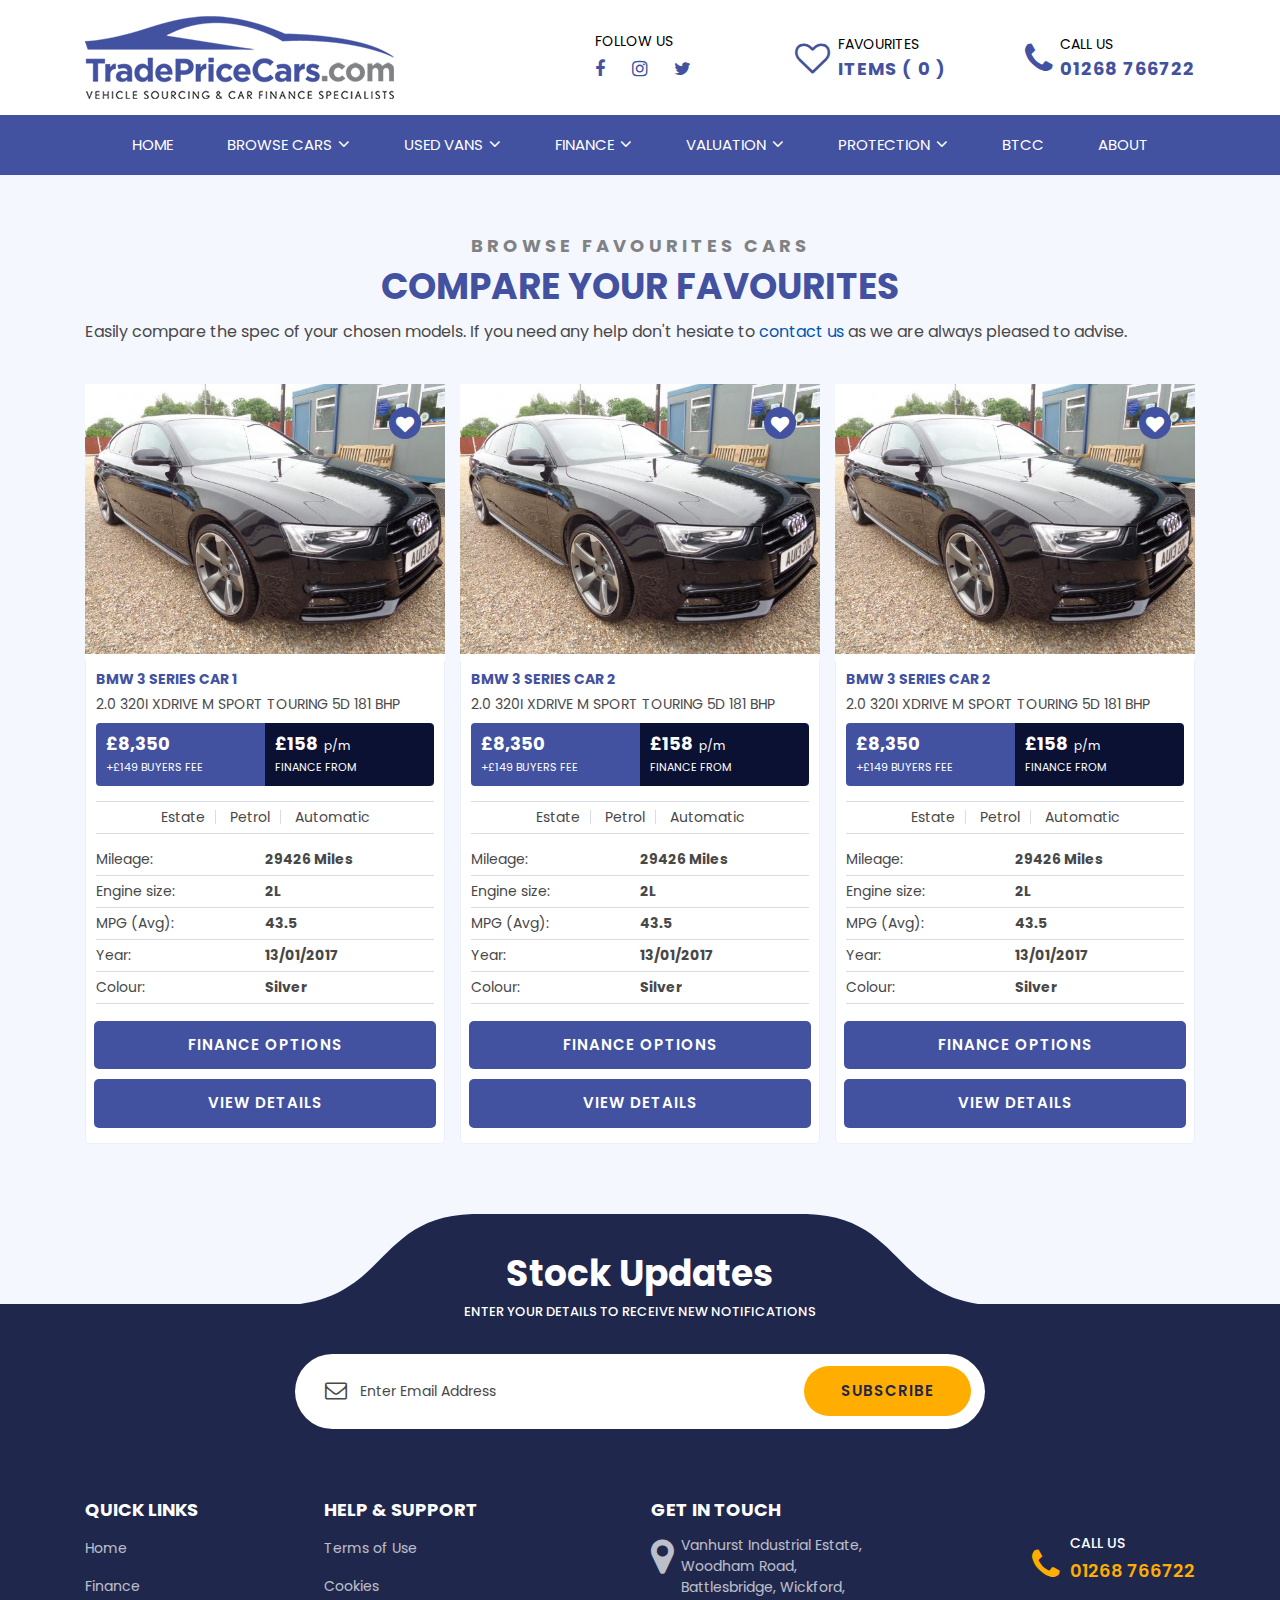
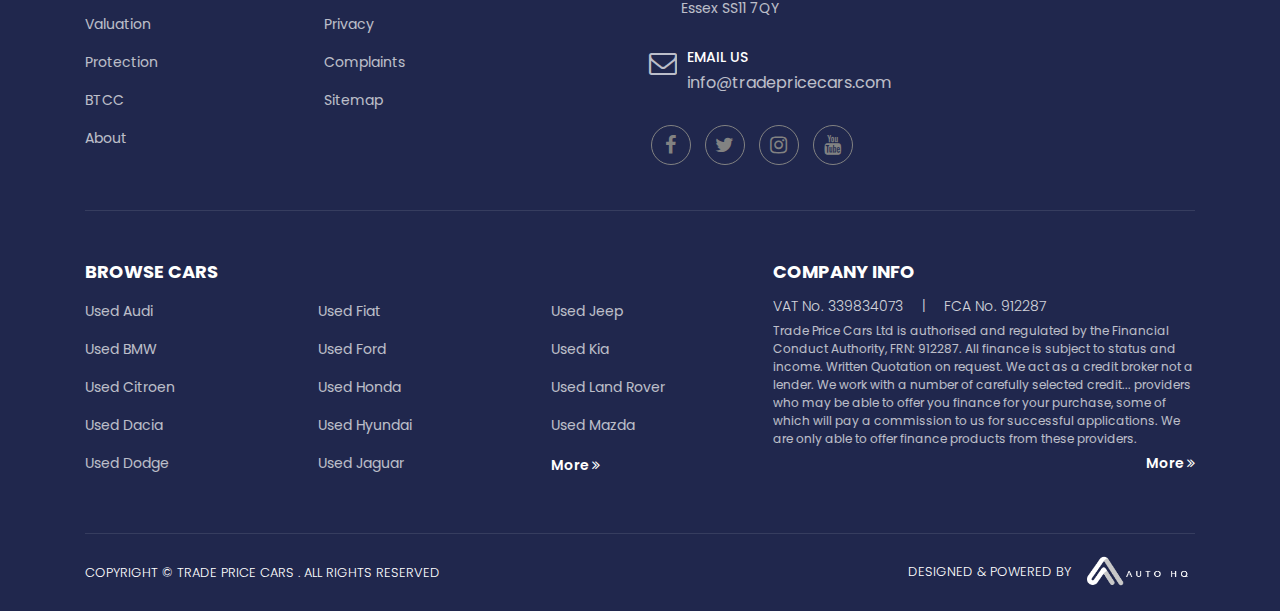
<file: tradepricecars/favourite.html>
<!DOCTYPE html>
<html lang="en">
    <head>
        <meta charset="utf-8">
        <meta http-equiv="X-UA-Compatible" content="IE=edge">
        <meta name="viewport" content="width=device-width, initial-scale=1">

        <title>Favourite</title>
        
        <!--Theme specific styles-->
        <link href="../theme/css/canute.min.css" rel="stylesheet">
        <link href="css/client.min.css" rel="stylesheet">
        
        <!--Core jQuery-->
        <script src="../theme/js/jquery-3.3.1.slim.min.js"></script>
        <script src="../theme/js/jquery-migrate-1.4.1.min.js"></script>
    </head>
    <body>

        <!-- header starts -->
        <div class="header custom-header">
            <!-- header-area starts -->
            <div class="header-area d-flex align-items-end">
                <div class="container">
                    <div class="row">
                        <div class="col">
                           <div class="header-content d-flex d-flex justify-content-center justify-content-lg-between">
                                <div class="site-logo d-flex align-items-center order-2 order-lg-0">
                                    <a href="index.html">
										<img src="img/logo.png" alt="">
									</a>
                                </div> 
                                <div class="header-right d-flex align-items-center">
                                    <div class="header-single-item header-social-icons d-none d-lg-block">
                                        <h6>Follow Us</h6>
                                        <div class="social-icons">
                                            <a href="#"><i class="fa fa-facebook"></i></a>
                                            <a href="#"><i class="fa fa-instagram"></i></a>
                                            <a href="#"><i class="fa fa-twitter"></i></a>
                                        </div>
                                    </div>
                                    <div class="header-single-item header-address position-relative d-none d-lg-block">
                                        <span class="header-icon"><i class="fa fa-heart-o"></i></span>
                                        <h6>Favourites</h6>
                                        <h5>items ( 0 )</h5>
                                    </div>
                                    <div class="header-single-item header-phone position-relative">
                                        <a href="tel:01268766722" class="float-right position-relative">
                                            <span class="header-icon"><i class="fa fa-phone"></i></span>
                                            <h6 class="d-none d-lg-block">Call Us</h6>
                                            <h5 class="d-none d-lg-block">01268 766722</h5>
                                        </a>
                                    </div>
                                </div>
                           </div>
                        </div>
                    </div>
                </div>
            </div><!-- header-area ends -->

            <!-- mainmenu-area starts -->
            <div class="mainmenu-area">
                <div class="container">
                    <div class="row">
                        <div class="col">
                            <div class="mainmenu text-center position-relative">
                                <div class="small-logo d-flex align-items-center">
                                    <div class="small-logo-inner">
                                        <a href="#"><img src="img/logo.png" alt=""></a>
                                    </div>
                                </div>
                                <ul id="menu">
                                    <li><a href="index.html">Home</a></li>
                                    <li><a href="#">Browse cars <i class="fa fa-angle-down"></i></a>
                                        <ul>
                                            <li><a href="#">Dropdown Menu</a></li>
                                            <li><a href="#">Dropdown Menu</a></li>
                                            <li><a href="#">Dropdown Menu</a>
                                                <ul>
                                                    <li><a href="#">Dropdown Menu</a></li>
                                                    <li><a href="#">Dropdown Menu</a></li>
                                                    <li><a href="#">Dropdown Menu</a></li>
                                                    <li><a href="#">Dropdown Menu</a></li>
                                                    <li><a href="#">Dropdown Menu</a></li>
                                                    <li><a href="#">Dropdown Menu</a></li>
                                                    <li><a href="#">Dropdown Menu</a></li>
                                                </ul>
                                            </li>
                                            <li><a href="#">Dropdown Menu</a></li>
                                            <li><a href="#">Dropdown Menu</a></li>
                                            <li><a href="#">Dropdown Menu</a></li>
                                            <li><a href="#">Dropdown Menu</a></li>
                                        </ul>
                                    </li>
                                    <li><a href="#">Used Vans <i class="fa fa-angle-down"></i></a></li>
                                    <li><a href="#">Finance <i class="fa fa-angle-down"></i></a></li>
                                    <li><a href="#">Valuation <i class="fa fa-angle-down"></i></a></li>
                                    <li><a href="#">Protection <i class="fa fa-angle-down"></i></a></li>
                                    <li><a href="#">BTCC</a></li>
                                    <li><a href="#">About</a></li>
                                </ul>
                            </div>
                        </div>
                    </div>
                </div>
            </div><!-- mainmenu-area ends -->
        </div>
        <!-- header ends -->

        <div class="spacer d-block d-lg-none"></div>

        <div class="fav-title-section">
            <div class="container">
                <div class="row">
                    <div class="col">
                        <div class="section-title text-center">
                            <h4>Browse favourites cars</h4>
                            <h2>Compare Your Favourites</h2>
                        </div>
						<div class="fav-text">
                            <p>Easily compare the spec of your chosen models. If you need any help don't hesiate to <a href="#">contact us</a> as we are always pleased to advise.</p>
                        </div>
                    </div>
                </div>
            </div>
        </div>

        <!-- favourites-content starts -->
        <div class="featured-car-area favourites-content position-relative">
            <div class="favourites-content-wrap">
                <div class="container">
                    <div class="row">
                        <div class="col">
                            <div class="owl-carousel favourite-cars-wrap">
                                <!-- single-favourite-item starts -->
    
                                <div class="single-featured-item">
                                    <a href="#" class="car-photo overflow-hidden">
                                        <img src="img/1.jpg" alt="">
                                    </a>
                                    <a title="Add to favourites" href="#" class="heart-icon"><i class="fa fa-heart"></i></a>
                                    <div class="featured-content">
                                        <div class="featured-car-content">
                                            <h5>BMW 3 SERIES Car 1</h5>
                                            <h6>2.0 320I XDRIVE M SPORT TOURING 5d 181 BHP</h6>
                                        </div>
                                        <div class="featured-car-price-wrap d-flex">
                                            <div class="featured-car-price-left">
                                                <h4>£8,350</h4>
                                                <p>+£149 buyers fee</p>
                                            </div>
                                            <div class="featured-car-price-right">
                                                <h4>£158 <span>p/m</span></h4>
                                                <p>Finance from</p>
                                            </div>
                                        </div>
                                        <div class="vehicle-listing-summary text-center">
                                            <span>Estate</span>
                                            <span>Petrol</span>
                                            <span>Automatic</span>
                                        </div>
                                        <div class="vehicle-listing-info">
                                            <table>
                                                <tr>
                                                    <td>Mileage:</td>
                                                    <td><strong>29426 Miles</strong></td>
                                                </tr>
                                                <tr>
                                                    <td>Engine size:</td>
                                                    <td><strong>2L</strong></td>
                                                </tr>
                                                <tr>
                                                    <td>MPG (Avg):</td>
                                                    <td><strong>43.5</strong></td>
                                                </tr>
                                                <tr>
                                                    <td>Year:</td>
                                                    <td><strong>13/01/2017</strong></td>
                                                </tr>
                                                <tr>
                                                    <td>Colour:</td>
                                                    <td><strong>Silver</strong></td>
                                                </tr>
                                            </table>
                                        </div>
                                        <div class="group-buttons ml-2 mr-2 text-center">
                                            <a href="#" class="boxed-btn">Finance Options</a>
                                            <a href="#" class="boxed-btn">View Details</a>
                                        </div>
                                    </div>
                                </div><!-- single-favourite-item ends -->
                                <!-- single-favourite-item starts -->
                                <div class="single-featured-item">
                                    <a href="#" class="car-photo overflow-hidden">
                                        <img src="img/1.jpg" alt="">
                                    </a>
                                    <a title="Add to favourites" href="#" class="heart-icon"><i class="fa fa-heart"></i></a>
                                    <div class="featured-content">
                                        <div class="featured-car-content">
                                            <h5>BMW 3 SERIES Car 2</h5>
                                            <h6>2.0 320I XDRIVE M SPORT TOURING 5d 181 BHP</h6>
                                        </div>
                                        <div class="featured-car-price-wrap d-flex">
                                            <div class="featured-car-price-left">
                                                <h4>£8,350</h4>
                                                <p>+£149 buyers fee</p>
                                            </div>
                                            <div class="featured-car-price-right">
                                                <h4>£158 <span>p/m</span></h4>
                                                <p>Finance from</p>
                                            </div>
                                        </div>
                                        <div class="vehicle-listing-summary text-center">
                                            <span>Estate</span>
                                            <span>Petrol</span>
                                            <span>Automatic</span>
                                        </div>
                                        <div class="vehicle-listing-info">
                                            <table>
                                                <tr>
                                                    <td>Mileage:</td>
                                                    <td><strong>29426 Miles</strong></td>
                                                </tr>
                                                <tr>
                                                    <td>Engine size:</td>
                                                    <td><strong>2L</strong></td>
                                                </tr>
                                                <tr>
                                                    <td>MPG (Avg):</td>
                                                    <td><strong>43.5</strong></td>
                                                </tr>
                                                <tr>
                                                    <td>Year:</td>
                                                    <td><strong>13/01/2017</strong></td>
                                                </tr>
                                                <tr>
                                                    <td>Colour:</td>
                                                    <td><strong>Silver</strong></td>
                                                </tr>
                                            </table>
                                        </div>
                                        <div class="group-buttons ml-2 mr-2 text-center">
                                            <a href="#" class="boxed-btn">Finance Options</a>
                                            <a href="#" class="boxed-btn">View Details</a>
                                        </div>
                                    </div>
                                </div><!-- single-favourite-item ends -->
                                <!-- single-favourite-item starts -->
                                <div class="single-featured-item">
                                    <a href="#" class="car-photo overflow-hidden">
                                        <img src="img/1.jpg" alt="">
                                    </a>
                                    <a title="Add to favourites" href="#" class="heart-icon"><i class="fa fa-heart"></i></a>
                                    <div class="featured-content">
                                        <div class="featured-car-content">
                                            <h5>BMW 3 SERIES Car 2</h5>
                                            <h6>2.0 320I XDRIVE M SPORT TOURING 5d 181 BHP</h6>
                                        </div>
                                        <div class="featured-car-price-wrap d-flex">
                                            <div class="featured-car-price-left">
                                                <h4>£8,350</h4>
                                                <p>+£149 buyers fee</p>
                                            </div>
                                            <div class="featured-car-price-right">
                                                <h4>£158 <span>p/m</span></h4>
                                                <p>Finance from</p>
                                            </div>
                                        </div>
                                        <div class="vehicle-listing-summary text-center">
                                            <span>Estate</span>
                                            <span>Petrol</span>
                                            <span>Automatic</span>
                                        </div>
                                        <div class="vehicle-listing-info">
                                            <table>
                                                <tr>
                                                    <td>Mileage:</td>
                                                    <td><strong>29426 Miles</strong></td>
                                                </tr>
                                                <tr>
                                                    <td>Engine size:</td>
                                                    <td><strong>2L</strong></td>
                                                </tr>
                                                <tr>
                                                    <td>MPG (Avg):</td>
                                                    <td><strong>43.5</strong></td>
                                                </tr>
                                                <tr>
                                                    <td>Year:</td>
                                                    <td><strong>13/01/2017</strong></td>
                                                </tr>
                                                <tr>
                                                    <td>Colour:</td>
                                                    <td><strong>Silver</strong></td>
                                                </tr>
                                            </table>
                                        </div>
                                        <div class="group-buttons ml-2 mr-2 text-center">
                                            <a href="#" class="boxed-btn">Finance Options</a>
                                            <a href="#" class="boxed-btn">View Details</a>
                                        </div>
                                    </div>
                                </div><!-- single-favourite-item ends -->
                            </div>
                        </div>
                    </div>
                </div>
            </div>
        </div>
        <!-- favourites-content ends -->

        <!-- footer starts -->
        <div class="footer">
            <div class="container">
                <div class="position-relative">
                    <div class="section-shape text-center">
                        <!-- Shape SVG starts -->
                        <?xml version="1.0" encoding="utf-8"?>
                        <!-- Generator: Adobe Illustrator 16.0.0, SVG Export Plug-In . SVG Version: 6.00 Build 0)  -->
                        <!DOCTYPE svg PUBLIC "-//W3C//DTD SVG 1.1//EN" "http://www.w3.org/Graphics/SVG/1.1/DTD/svg11.dtd">
                        <svg version="1.1" xmlns="http://www.w3.org/2000/svg" xmlns:xlink="http://www.w3.org/1999/xlink" x="0px" y="0px" width="713px"
                            height="101px" viewBox="0 0 713 101" enable-background="new 0 0 713 101" xml:space="preserve">
                        <g id="Layer_1" display="none">
                        </g>
                        <g id="Layer_2">
                            <g>
                                <defs>
                                    <rect id="SVGID_1_" width="713" height="101"/>
                                </defs>
                                <clipPath id="SVGID_2_">
                                    <use xlink:href="#SVGID_1_"  overflow="visible"/>
                                </clipPath>
                                <g id="shape.psd" clip-path="url(#SVGID_2_)">
                                    <defs>
                                        <rect id="SVGID_3_" x="-228.758" y="8" width="1169.997" height="153"/>
                                    </defs>
                                    <clipPath id="SVGID_4_">
                                        <use xlink:href="#SVGID_3_"  overflow="visible"/>
                                    </clipPath>
                                    <g id="WebsiteBg" clip-path="url(#SVGID_4_)">
                                        <g>
                                            <path fill="#20274D" d="M726.93,100.946C606.578,100.946,628.356,8,519.551,8C483.57,8,271.857,8,192.93,8
                                                c-108.806,0-87.028,92.946-207.379,92.946c-120.352,0-214.309,0-214.309,0V161H941.239v-60.054
                                                C941.239,100.946,847.282,100.946,726.93,100.946z"/>
                                        </g>
                                    </g>
                                </g>
                            </g>
                        </g>
                        </svg><!-- Shape SVG ends -->
                        <div class="section-title text-center">
                            <h2>Stock Updates</h2>
                            <p>Enter your details to receive new notifications</p>
                        </div>
                    </div>
                </div>
                <div class="row">
                    <div class="col">
                        <!-- subscription-form-section starts -->
                        <div class="subscription-form-section">
                            <div class="subscription-form position-relative">
                                <i class="fa fa-envelope-o"></i>
                                <input type="email" placeholder="Enter Email Address" name="emailsubscription">
                                <button class="boxed-btn" type="submit" value="submit">Subscribe</button>
                            </div>
                        </div><!-- subscription-form-section ends -->
                        <!-- footer-widget-sction widget-section-one starts -->
                        <div class="footer-widget-sction widget-section-one d-flex flex-wrap flex-lg-nowrap">
                            <div class="single-footer-widget-item quick-links1">
                                <h4>Quick Links</h4>
                                <ul>
                                    <li><a href="#">Home</a></li>
                                    <li><a href="#">Finance</a></li>
                                    <li><a href="#">Valuation</a></li>
                                    <li><a href="#">Protection</a></li>
                                    <li><a href="#">BTCC</a></li>
                                    <li><a href="#">About</a></li>
                                </ul>
                            </div>
                            <!-- single-footer-widget-item ends -->
                            <div class="single-footer-widget-item quick-links2">
                                <h4>Help & Support</h4>
                                <ul>
                                    <li><a href="#">Terms of Use</a></li>
                                    <li><a href="#">Cookies</a></li>
                                    <li><a href="#">Privacy</a></li>
                                    <li><a href="#">Complaints</a></li>
                                    <li><a href="#">Sitemap</a></li>
                                </ul>
                            </div>
                            <!-- single-footer-widget-item ends -->
                            <div class="single-footer-widget-item footer-contact-section">
                                <h4>Get In Touch</h4>
                                <div class="d-flex align-items-start justify-content-between">
                                    <div class="footer-address position-relative">
                                        <i class="fa fa-map-marker"></i>
                                        <p>Vanhurst Industrial Estate,<br> Woodham Road,<br> Battlesbridge, Wickford,<br> Essex SS11 7QY</p>
                                    </div>
                                    <div class="single-footer-contact footer-phone-contact position-relative">
                                        <h6>Call US</h6>
                                        <a href="tel:01268766722"><i class="fa fa-phone"></i>01268 766722</a>
                                    </div>
                                </div>
                                <div class="footer-contact">
                                    <div class="single-footer-contact position-relative">
                                        <i class="fa fa-envelope-o"></i>
                                        <h6>Email US</h6>
                                        <a href="mailto:info@tradepricecars.com">info@tradepricecars.com</a>
                                    </div>
                                </div>
                                <div class="footer-social-icons">
                                    <a href="#"><i class="fa fa-facebook"></i></a>
                                    <a href="#"><i class="fa fa-twitter"></i></a>
                                    <a href="#"><i class="fa fa-instagram"></i></a>
                                    <a href="#"><i class="fa fa-youtube"></i></a>
                                </div>
                            </div><!-- footer-contact-section ends -->
                        </div><!-- footer-widget-sction widget-section-one ends -->

                        <!-- footer-widget-sction widget-section-two starts -->
                        <div class="footer-widget-sction widget-section-two d-flex flex-wrap flex-lg-nowrap">
                            <div class="single-footer-widget-item browse-cars-one">
                                <h4>Browse Cars</h4>
                                <ul>
                                    <li><a href="#">Used Audi</a></li>
                                    <li><a href="#">Used BMW</a></li>
                                    <li><a href="#">Used Citroen</a></li>
                                    <li><a href="#">Used Dacia</a></li>
                                    <li><a href="#">Used Dodge</a></li>
                                </ul>
                            </div>
                            <!-- single-footer-widget-item ends -->
                            <div class="single-footer-widget-item browse-cars-two">
                                <h4 style="opacity:0">empty title</h4>
                                <ul>
                                    <li><a href="#">Used Fiat</a></li>
                                    <li><a href="#">Used Ford</a></li>
                                    <li><a href="#">Used Honda</a></li>
                                    <li><a href="#">Used Hyundai</a></li>
                                    <li><a href="#">Used Jaguar</a></li>
                                </ul>
                            </div>
                            <!-- single-footer-widget-item ends -->
                            <div class="single-footer-widget-item browse-cars-three">
                                <h4 style="opacity:0">empty title</h4>
                                <ul>
                                    <li><a href="#">Used Jeep</a></li>
                                    <li><a href="#">Used Kia</a></li>
                                    <li><a href="#">Used Land Rover</a></li>
                                    <li><a href="#">Used Mazda</a></li>
                                </ul>
                                <a href="#" class="footer-more">More <i class="fa fa-angle-double-right"></i></a>
                            </div>
                            <!-- single-footer-widget-item ends -->
                            <div class="single-footer-widget-item footer-company-info">
                                <h4>Company Info</h4>
                                <h6>VAT No. 339834073 <span>|</span> FCA No. 912287 </h6>
                                <div class="footer-info-text">
                                    <p>Trade Price Cars Ltd is authorised and regulated by the Financial Conduct Authority, FRN: 912287. All finance is subject to status and income. Written Quotation on request. We act as a credit broker not a lender. We work with a number of carefully selected credit... providers who may be able to offer you finance for your purchase, some of which will pay a commission to us for successful applications. We are only able to offer finance products from these providers.</p>
                                </div>
                                <div class="text-right">
                                    <a href="#" class="footer-more">More <i class="fa fa-angle-double-right"></i></a>
                                </div>
                            </div><!-- footer-contact-section ends -->
                        </div><!-- footer-widget-sction widget-section-two ends -->
                        
                        <div class="footer-copyright-section d-flex flex-wrap flex-lg-nowrap justify-content-between">
                            <div class="footer-copyright-text d-flex align-items-center order-2 order-lg-0">
                                <p>Copyright &copy; Trade Price Cars . All rights reserved</p>
                            </div>
                            <div class="footer-logo text-right">
                                <span class="ahq">
                                    Designed &amp; Powered by 
                                    <img src="img/autohq.png" alt="Car Dealer Websites">
                                </span>
                                <!-- Designed & Powered by <img src="img/autohq.png" alt=""> -->
                            </div>
                        </div>
                        <!-- footer-copyright-section ends -->
                    </div>
                </div>
            </div>
        </div>
        <!-- footer ends -->

        <a href="#" class="scrollTop d-none d-lg-block"><i class="fa fa-angle-up"></i></a>

        <!--Libraries-->
        <script src="../theme/js/bootstrap.bundle.min.js"></script>       

         <!--Plugins-->
         <script src="../theme/js/perfect-scrollbar.jquery.min.js"></script>
         <script src="../theme/js/jquery.nice-select.min.js"></script>
         <script src="../theme/js/owl.carousel.min.js"></script>
         <script src="../theme/js/aos.js"></script>
         <script src="../theme/js/jqueryUI.js"></script>
         <script src="../theme/js/jquery.slicknav.min.js"></script>
         <script src="../theme/js/slick.min.js"></script>
         <script src="../theme/js/jquery.magnific-popup.min.js"></script>
         <script src="../theme/js/jquery.sticky.js"></script>

        <!--Active & Custom JS-->
        <script src="../theme/js/main.js"></script>
    </body>
</html>
</file>
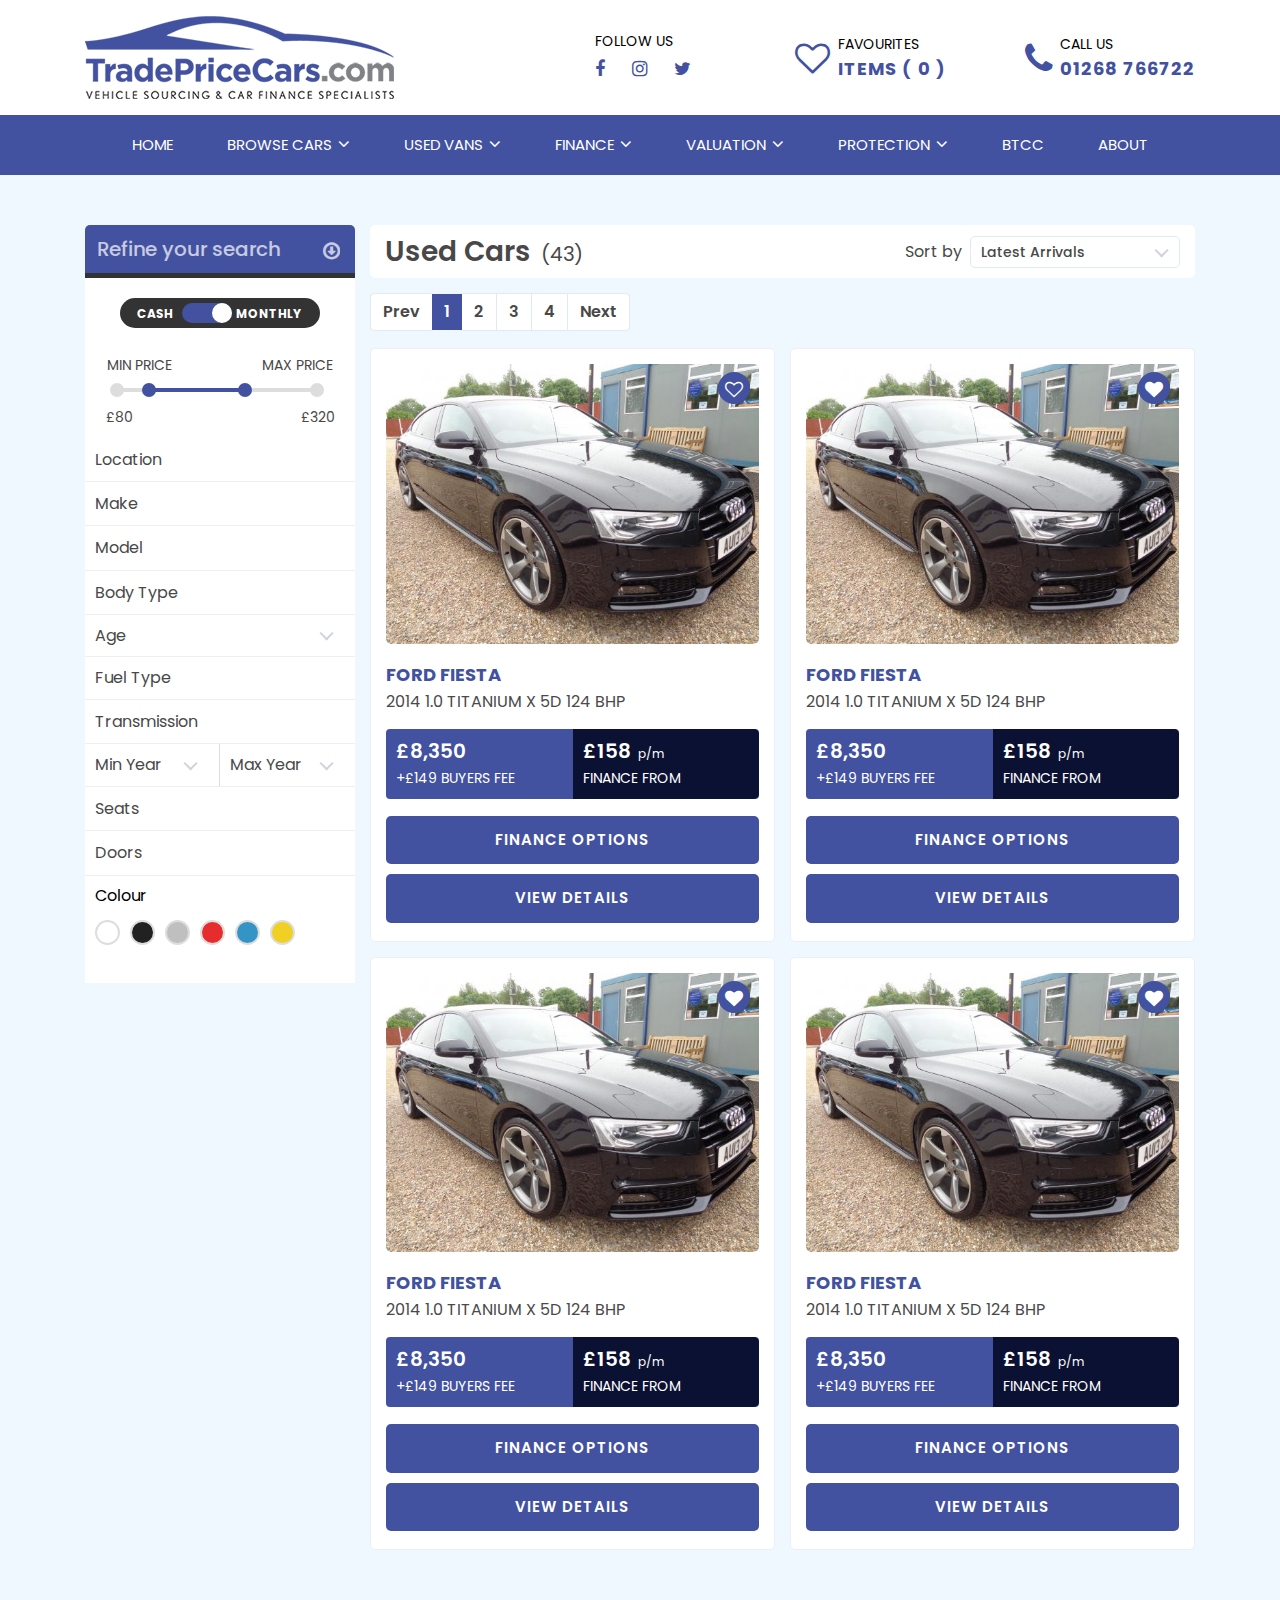
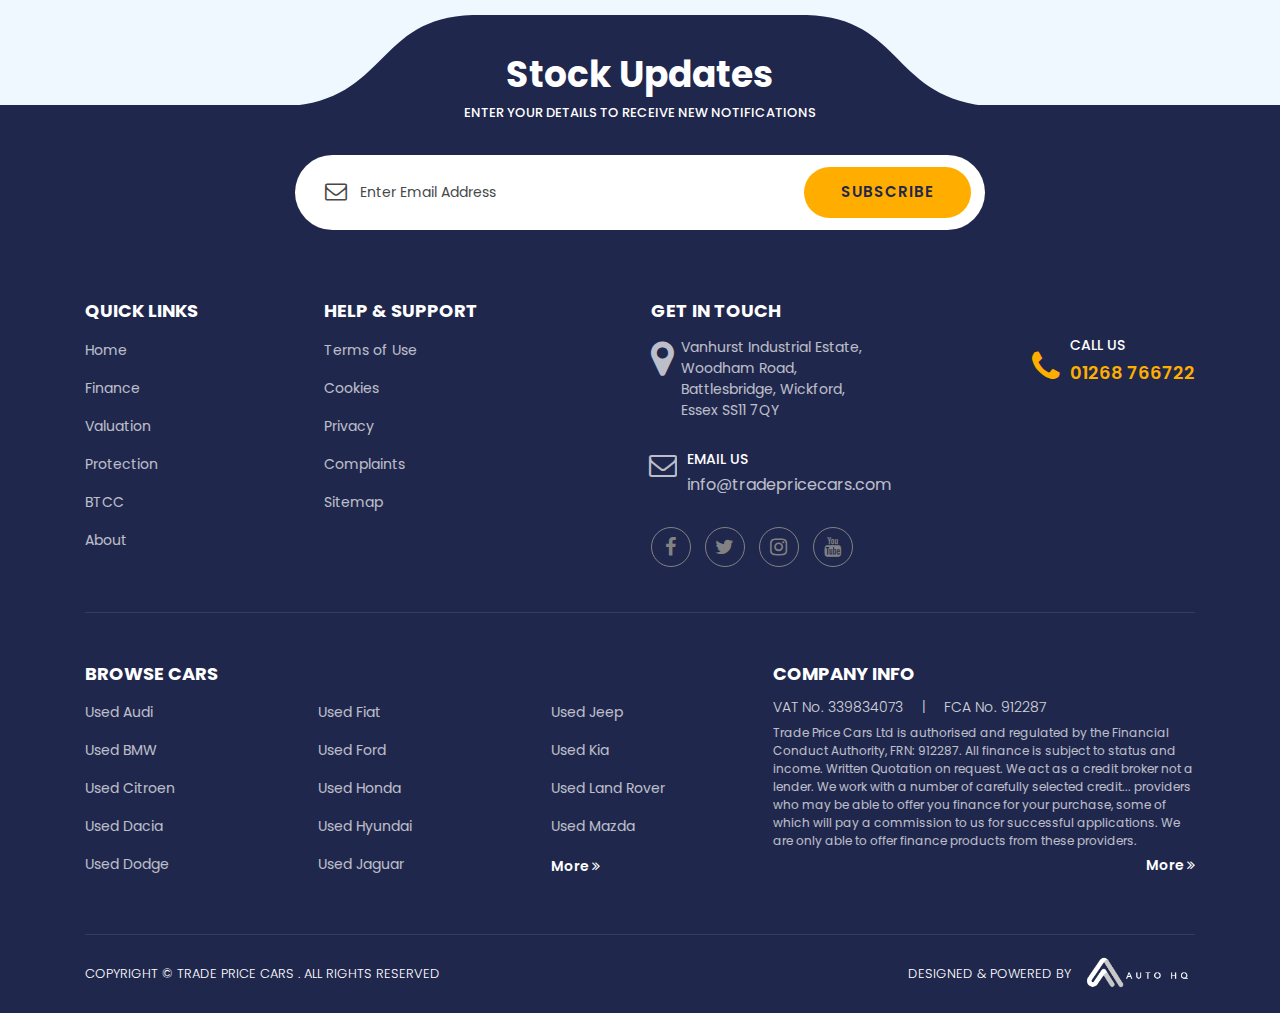
<file: tradepricecars/listing.html>
<!DOCTYPE html>
<html lang="en">
    <head>
        <meta charset="utf-8">
        <meta http-equiv="X-UA-Compatible" content="IE=edge">
        <meta name="viewport" content="width=device-width, initial-scale=1">

        <title>Listing Page</title>
        
        <!--Theme specific styles-->
        <link href="../theme/css/canute.min.css" rel="stylesheet">
        <link href="css/client.min.css" rel="stylesheet">
        
        <!--Core jQuery-->
        <script src="../theme/js/jquery-3.3.1.slim.min.js"></script>
        <script src="../theme/js/jquery-migrate-1.4.1.min.js"></script>
    </head>
    <body>

        <!-- header starts -->
        <div class="header custom-header">
            <!-- header-area starts -->
            <div class="header-area d-flex align-items-end">
                <div class="container">
                    <div class="row">
                        <div class="col">
                           <div class="header-content d-flex d-flex justify-content-center justify-content-lg-between">
                                <div class="site-logo d-flex align-items-center order-2 order-lg-0">
                                    <a href="index.html">
										<img src="img/logo.png" alt="">
									</a>
                                </div> 
                                <div class="header-right d-flex align-items-center">
                                    <div class="header-single-item header-social-icons d-none d-lg-block">
                                        <h6>Follow Us</h6>
                                        <div class="social-icons">
                                            <a href="#"><i class="fa fa-facebook"></i></a>
                                            <a href="#"><i class="fa fa-instagram"></i></a>
                                            <a href="#"><i class="fa fa-twitter"></i></a>
                                        </div>
                                    </div>
                                    <div class="header-single-item header-address position-relative d-none d-lg-block">
                                        <span class="header-icon"><i class="fa fa-heart-o"></i></span>
                                        <h6>Favourites</h6>
                                        <h5>items ( 0 )</h5>
                                    </div>
                                    <div class="header-single-item header-phone position-relative">
                                        <a href="tel:01268766722" class="float-right position-relative">
                                            <span class="header-icon"><i class="fa fa-phone"></i></span>
                                            <h6 class="d-none d-lg-block">Call Us</h6>
                                            <h5 class="d-none d-lg-block">01268 766722</h5>
                                        </a>
                                    </div>
                                </div>
                           </div>
                        </div>
                    </div>
                </div>
            </div><!-- header-area ends -->

            <!-- mainmenu-area starts -->
            <div class="mainmenu-area">
                <div class="container">
                    <div class="row">
                        <div class="col">
                            <div class="mainmenu text-center position-relative">
                                <ul id="menu">
                                    <li><a href="index.html">Home</a></li>
                                    <li><a href="#">Browse cars <i class="fa fa-angle-down"></i></a>
                                        <ul>
                                            <li><a href="#">Dropdown Menu</a></li>
                                            <li><a href="#">Dropdown Menu</a></li>
                                            <li><a href="#">Dropdown Menu</a>
                                                <ul>
                                                    <li><a href="#">Dropdown Menu</a></li>
                                                    <li><a href="#">Dropdown Menu</a></li>
                                                    <li><a href="#">Dropdown Menu</a></li>
                                                    <li><a href="#">Dropdown Menu</a></li>
                                                    <li><a href="#">Dropdown Menu</a></li>
                                                    <li><a href="#">Dropdown Menu</a></li>
                                                    <li><a href="#">Dropdown Menu</a></li>
                                                </ul>
                                            </li>
                                            <li><a href="#">Dropdown Menu</a></li>
                                            <li><a href="#">Dropdown Menu</a></li>
                                            <li><a href="#">Dropdown Menu</a></li>
                                            <li><a href="#">Dropdown Menu</a></li>
                                        </ul>
                                    </li>
                                    <li><a href="#">Used Vans <i class="fa fa-angle-down"></i></a></li>
                                    <li><a href="#">Finance <i class="fa fa-angle-down"></i></a></li>
                                    <li><a href="#">Valuation <i class="fa fa-angle-down"></i></a></li>
                                    <li><a href="#">Protection <i class="fa fa-angle-down"></i></a></li>
                                    <li><a href="#">BTCC</a></li>
                                    <li><a href="#">About</a></li>
                                </ul>
                            </div>
                        </div>
                    </div>
                </div>
            </div><!-- mainmenu-area ends -->
        </div>
        <!-- header ends -->

        <div class="spacer d-block d-lg-none"></div>

        <!-- featured-car-area starts -->
        <div class="featured-car-area listing-page">
            <div class="listing-content-wrapper">
                <div class="container">
                    <div class="row">
                        <div class="col d-flex">
                            <!-- refine-search-box starts -->
                            <div class="refine-search-box">
                                <div id="searchPanel">
                                    <div class="refine-text">
                                        <h3>Refine your search <span><i class="fa fa-arrow-circle-o-down"></i></span></h3>
                                    </div>
                                    <!-- .sidebar-wrapper starts -->
                                    <div class="sidebar-wrapper">
                                        <div class="refine-close">
                                            <i class="fa fa-close">
                                            </i>
                                        </div>
                                        <!-- .sidebar starts -->
                                        <div class="sidebar-wrap">
                                            <!-- toggle buttons -->
                                            
<!-- 											
											<div class="button-group">
                                                <div class="button-group-wrap d-flex">
                                                    <div class="btn-grp used-cars active_btn">
                                                        <input type="radio" name="cars" id="used_car" value="Used Cars">
                                                        <label class="" for="used_car">Used Cars</label>
                                                    </div>
                                                    <div class="btn-grp new-cars">
                                                        <input type="radio" name="cars" id="new_car" value="New Cars">
                                                        <label for="new_car">New Cars</label>
                                                    </div>
                                                </div>
                                            </div> -->
											
											<!-- .used-car and new cars btn ends -->
                                            
                                            <!-- switching slider starts -->
                                            <div class="payment-method-wrap payment-method listing-page text-center">
                                                <div class="switcher-btn">
                                                    <label class="switch">
                                                        <input type="checkbox" checked>
                                                        <span class="switch-slider round"><span class="off-text">Cash</span> <span class="on-text float-right">Monthly</span></span>
                                                    </label>
                                                </div>
                                            </div>
                                            <!-- switching slider ends -->

                                            <!-- .range-slider starts -->
                                            <div class="finance-range-slider-3">
                                                <div class="range-slider">
                                                    <div class="slider-labels position-relative">
                                                        <span class="min-text">Min Price</span>
                                                        <span class="max-text">Max Price</span>
                                                    </div>
                                                    <div id="range-slider-3" class="pm-range-slider"></div>
                                                    <div class="slider-price position-relative">
                                                        <input type="text" class="min-price" readonly>
                                                        <input type="text" class="max-price" id="max-price" readonly>
                                                    </div>
                                                </div>
                                            </div>
                                            <!-- .range-slider ends -->
											
                                            <!-- single-sidebar-item starts -->
                                            <div class="single-sidebar-item one">
                                                <div class="search-header gane toggle-btn">
                                                    <h5 class="mb-0 s-title">Location</h5>
                                                </div>
                                                <div class="search-body pane inactive">
                                                    <div class="search-body-header">
                                                        <div class="d-flex justify-content-between align-items-center">
                                                            <div class="search-body-header-left">
                                                                <h3 class="sidebar-title">Select Location</h3>
                                                            </div>
                                                            <div class="search-body-header-right">
                                                                <span class="sidebar-close"><i class="fa fa-close">
                                                                </i></span>
                                                            </div>
                                                        </div>
                                                    </div>
                                                    <div class="search-body-content d-flex">
                                                        <!-- .single-body-item starts -->
                                                        <div class="single-body-item">
                                                            <div id="branchIDGroup">
                                                                <input type="checkbox" name="branchID" id="asBranchID1" onchange="showBrowse(1, '', false, 'branchID')">
                                                                <label for="asBranchID1">London<span>(138)</span>
                                                                </label>
                                                                <br>
                                                                <input type="checkbox" name="branchID" id="asBranchID2" onchange="showBrowse(1, '', false, 'branchID')">
                                                                <label for="asBranchID2">Norwich<span>(15)</span>
                                                                </label>
                                                                <br>
                                                            </div>
                                                        </div><!-- .single-body-item ends -->
                                                        <!-- .single-body-item starts -->
                                                        <div class="single-body-item">
                                                            <div>
                                                                <input type="checkbox" name="branchID" id="asBranchID3">
                                                                <label for="asBranchID3">Birmingham<span>(138)</span></label>
                                                                <br>
                                                                <input type="checkbox" name="branchID" id="asBranchID4">
                                                                <label for="asBranchID4">Bradford<span>(15)</span> </label>
                                                            </div>
                                                        </div><!-- .single-body-item ends -->
                                                        <!-- .single-body-item starts -->
                                                        <div class="single-body-item">
                                                            <div>
                                                                <input type="checkbox" name="branchID" id="asBranchID5">
                                                                <label for="asBranchID5">Hove<span>(138)</span></label>
                                                                <br>
                                                                <input type="checkbox" name="branchID" id="asBranchID6">
                                                                <label for="asBranchID6">Bristol<span>(15)</span></label>
                                                            </div>
                                                        </div><!-- .single-body-item ends -->
                                                    </div>
                                                </div>
                                            </div><!-- single-sidebar-item ends -->
                                            <!-- single-sidebar-item starts -->
                                            <div class="single-sidebar-item two">
                                                <div class="search-header pane inactive toggle-btn">
                                                    <h5 class="mb-0">Make</h5>
                                                </div>
                                                <div class="search-body pane inactive">
                                                    <div class="search-body-header">
                                                        <div class="d-flex justify-content-between align-items-center">
                                                            <div class="search-body-header-left">
                                                                <h3 class="sidebar-title">Select Make</h3>
                                                            </div>
                                                            <div class="search-body-header-right">
                                                                <span class="sidebar-close"><i class="fa fa-close">
                                                                </i></span>
                                                            </div>
                                                        </div>
                                                    </div>
                                                    <div class="search-body-content d-flex">
                                                        <!-- .single-body-item starts -->
                                                        <div class="single-body-item">
                                                            <input type="checkbox" name="make" id="asMakealfa" onchange="showBrowse(1, '', false, 'make')">
                                                            <label for="asMakealfa">Alfa Romeo<span>(6)</span></label>
                                                            <br>
                                                            <input type="checkbox" name="make" id="asMakeaudi" onchange="showBrowse(1, '', false, 'make')">
                                                            <label for="asMakeaudi">Audi<span>(6)</span></label>
                                                            <br>
                                                            <input type="checkbox" name="make" id="asMakebmw" onchange="showBrowse(1, '', false, 'make')">
                                                            <label for="asMakebmw">Bmw<span>(4)</span></label>
                                                            <br>
                                                            <input type="checkbox" name="make" id="asMakecitroen" onchange="showBrowse(1, '', false, 'make')">
                                                            <label for="asMakecitroen">Citroen<span>(10)</span></label>
                                                            <br>
                                                            <input type="checkbox" name="make" id="asMakedacia" onchange="showBrowse(1, '', false, 'make')">
                                                            <label for="asMakedacia">Dacia<span>(1)</span></label>
                                                            <br>
                                                            <input type="checkbox" name="make" id="asMakeds" onchange="showBrowse(1, '', false, 'make')">
                                                            <label for="asMakeds">DS<span>(1)</span></label>
                                                            <br>
                                                            <input type="checkbox" name="make" id="asMakefiat" onchange="showBrowse(1, '', false, 'make')">
                                                            <label for="asMakefiat">Fiat<span>(2)</span>
                                                            </label>
                                                            <br>
                                                            <input type="checkbox" name="make" id="asMakeford" onchange="showBrowse(1, '', false, 'make')">
                                                            <label for="asMakeford">Ford<span>(36)</span></label>
                                                            <br>
                                                            <input type="checkbox" name="make" id="asMakehonda" onchange="showBrowse(1, '', false, 'make')">
                                                            <label for="asMakehonda">Honda<span>(2)</span></label>
                                                            <br>
                                                            <input type="checkbox" name="make" id="asMakehyundai" onchange="showBrowse(1, '', false, 'make')">
                                                            <label for="asMakehyundai">Hyundai<span>(2)</span></label>
                                                        </div><!-- .single-body-item ends -->
                                                        <!-- .single-body-item starts -->
                                                        <div class="single-body-item">
                                                            <input type="checkbox" name="make" id="asMakeisuzu" onchange="showBrowse(1, '', false, 'make')">
                                                            <label for="asMakeisuzu">Isuzu<span>(1)</span></label>
                                                            <br>
                                                            <input type="checkbox" name="make" id="asMakejaguar" onchange="showBrowse(1, '', false, 'make')">
                                                            <label for="asMakejaguar">Jaguar<span>(3)</span></label>
                                                            <br>
                                                            <input type="checkbox" name="make" id="asMakejeep" onchange="showBrowse(1, '', false, 'make')">
                                                            <label for="asMakejeep">Jeep<span>(1)</span></label>
                                                            <br>
                                                            <input type="checkbox" name="make" id="asMakekia" onchange="showBrowse(1, '', false, 'make')">
                                                            <label for="asMakekia">Kia<span>(2)</span></label>
                                                            <br>
                                                            <input type="checkbox" name="make" id="asMakeland-rover" onchange="showBrowse(1, '', false, 'make')">
                                                            <label for="asMakeland-rover">Land Rover<span>(4)</span></label>
                                                            <br>
                                                            <input type="checkbox" name="make" id="asMakemazda" onchange="showBrowse(1, '', false, 'make')">
                                                            <label for="asMakemazda">Mazda<span>(2)</span></label>
                                                            <br>
                                                            <input type="checkbox" name="make" id="asMakemercedes-benz" onchange="showBrowse(1, '', false, 'make')">
                                                            <label for="asMakemercedes-benz" class="longer">Mercedes-Benz<span>(3)</span>
                                                            </label>
                                                            <br>
                                                            <input type="checkbox" name="make" id="asMakemini" onchange="showBrowse(1, '', false, 'make')">
                                                            <label for="asMakemini">Mini<span>(2)</span>
                                                            </label>
                                                            <br>
                                                            <input type="checkbox" name="make" id="asMakemitsubishi" onchange="showBrowse(1, '', false, 'make')">
                                                            <label for="asMakemitsubishi">Mitsubishi<span>(2)</span>
                                                            </label>
                                                            <br>
                                                            <input type="checkbox" name="make" id="asMakenissan" onchange="showBrowse(1, '', false, 'make')">
                                                            <label for="asMakenissan">Nissan<span>(12)</span>
                                                            </label>
                                                        </div><!-- .single-body-item ends -->
                                                        <!-- .single-body-item starts -->
                                                        <div class="single-body-item">
                                                            <input type="checkbox" name="make" id="asMakepeugeot" onchange="showBrowse(1, '', false, 'make')">
                                                            <label for="asMakepeugeot">Peugeot<span>(8)</span>
                                                            </label>
                                                            <br>
                                                            <input type="checkbox" name="make" id="asMakerenault" onchange="showBrowse(1, '', false, 'make')">
                                                            <label for="asMakerenault">Renault<span>(2)</span>
                                                            </label>
                                                            <br>
                                                            <input type="checkbox" name="make" id="asMakesaab" onchange="showBrowse(1, '', false, 'make')">
                                                            <label for="asMakesaab">Saab<span>(2)</span>
                                                            </label>
                                                            <br>
                                                            <input type="checkbox" name="make" id="asMakeseat" onchange="showBrowse(1, '', false, 'make')">
                                                            <label for="asMakeseat">Seat<span>(1)</span>
                                                            </label>
                                                            <br>
                                                            <input type="checkbox" name="make" id="asMakeskoda" onchange="showBrowse(1, '', false, 'make')">
                                                            <label for="asMakeskoda">Skoda<span>(5)</span>
                                                            </label>
                                                            <br>
                                                            <input type="checkbox" name="make" id="asMakesubaru" onchange="showBrowse(1, '', false, 'make')">
                                                            <label for="asMakesubaru">Subaru<span>(1)</span>
                                                            </label>
                                                            <br>
                                                            <input type="checkbox" name="make" id="asMaketoyota" onchange="showBrowse(1, '', false, 'make')">
                                                            <label for="asMaketoyota">Toyota<span>(4)</span>
                                                            </label>
                                                            <br>
                                                            <input type="checkbox" name="make" id="asMakevauxhall" onchange="showBrowse(1, '', false, 'make')">
                                                            <label for="asMakevauxhall">Vauxhall<span>(7)</span>
                                                            </label>
                                                            <br>
                                                            <input type="checkbox" name="make" id="asMakevolkswagen" onchange="showBrowse(1, '', false, 'make')">
                                                            <label for="asMakevolkswagen">VW<span>(21)</span>
                                                            </label>
                                                            <br>
                                                            <input type="checkbox" name="make" id="asMakevolvo" onchange="showBrowse(1, '', false, 'make')">
                                                            <label for="asMakevolvo">Volvo<span>(7)</span>
                                                            </label>
                                                            <br>
                                                        </div><!-- .single-body-item ends -->
                                                    </div>
                                                </div>
                                            </div><!-- single-sidebar-item ends -->
                                            
                                            <!-- single-sidebar-item starts -->
                                            <div class="single-sidebar-item three">
                                                <div class="search-header toggle-btn">
                                                    <h5 class="mb-0">Model</h5>
                                                </div>
                                                <div class="search-body pane inactive">
                                                    <div class="search-body-header">
                                                        <div class="d-flex justify-content-between align-items-center">
                                                            <div class="search-body-header-left">
                                                                <h3 class="sidebar-title">Select Model</h3>
                                                            </div>
                                                            <div class="search-body-header-right">
                                                                <span class="sidebar-close"><i class="fa fa-close">
                                                                </i></span>
                                                            </div>
                                                        </div>
                                                    </div>
                                                    <div class="search-body-content d-flex">
                                                        <!-- .single-body-item starts -->
                                                        <div class="single-body-item">
                                                            <input type="checkbox" name="model" id="asModel1-series" onchange="showBrowse(1, '', false, 'model')">
                                                            <label for="asModel1-series">1 Series<span>(1)</span>
                                                            </label>
                                                            <br>
                                                            <input type="checkbox" name="model" id="asModel107" onchange="showBrowse(1, '', false, 'model')">
                                                            <label for="asModel107">107<span>(1)</span>
                                                            </label>
                                                            <br>
                                                            <input type="checkbox" name="model" id="asModel207" onchange="showBrowse(1, '', false, 'model')">
                                                            <label for="asModel207">207<span>(1)</span>
                                                            </label>
                                                            <br>
                                                            <input type="checkbox" name="model" id="asModel208" onchange="showBrowse(1, '', false, 'model')">
                                                            <label for="asModel208">208<span>(2)</span>
                                                            </label>
                                                            <br>
                                                            <input type="checkbox" name="model" id="asModel3-series" onchange="showBrowse(1, '', false, 'model')">
                                                            <label for="asModel3-series">3 Series<span>(2)</span>
                                                            </label>
                                                            <br>
                                                            <input type="checkbox" name="model" id="asModel308" onchange="showBrowse(1, '', false, 'model')">
                                                            <label for="asModel308">308<span>(3)</span>
                                                            </label>
                                                            <br>
                                                            <input type="checkbox" name="model" id="asModel500" onchange="showBrowse(1, '', false, 'model')">
                                                            <label for="asModel500">500<span>(1)</span>
                                                            </label>
                                                            <br>
                                                            <input type="checkbox" name="model" id="asModel500l-mpw" onchange="showBrowse(1, '', false, 'model')">
                                                            <label for="asModel500l-mpw">500L Mpw<span>(1)</span>
                                                            </label>
                                                            <br>
                                                            <input type="checkbox" name="model" id="asModel9-5" onchange="showBrowse(1, '', false, 'model')">
                                                            <label for="asModel9-5">9-5<span>(2)</span>
                                                            </label>
                                                            <br>
                                                            <input type="checkbox" name="model" id="asModela-class" onchange="showBrowse(1, '', false, 'model')">
                                                            <label for="asModela-class">A-Class<span>(1)</span>
                                                            </label>
                                                            <br>
                                                            <input type="checkbox" name="model" id="asModela1" onchange="showBrowse(1, '', false, 'model')">
                                                            <label for="asModela1">A1<span>(1)</span>
                                                            </label>
                                                            <br>
                                                            <input type="checkbox" name="model" id="asModela2" onchange="showBrowse(1, '', false, 'model')">
                                                            <label for="asModela2">A2<span>(1)</span>
                                                            </label>
                                                            <br>
                                                            <input type="checkbox" name="model" id="asModela3" onchange="showBrowse(1, '', false, 'model')">
                                                            <label for="asModela3">A3<span>(1)</span>
                                                            </label>
                                                            <br>
                                                            <input type="checkbox" name="model" id="asModela4" onchange="showBrowse(1, '', false, 'model')">
                                                            <label for="asModela4">A4<span>(1)</span>
                                                            </label>
                                                            <br>
                                                            <input type="checkbox" name="model" id="asModela6" onchange="showBrowse(1, '', false, 'model')">
                                                            <label for="asModela6">A6<span>(2)</span>
                                                            </label>
                                                            <br>
                                                            <input type="checkbox" name="model" id="asModelasx" onchange="showBrowse(1, '', false, 'model')">
                                                            <label for="asModelasx">Asx<span>(1)</span>
                                                            </label>
                                                            <br>
                                                            <input type="checkbox" name="model" id="asModelauris" onchange="showBrowse(1, '', false, 'model')">
                                                            <label for="asModelauris">Auris<span>(2)</span>
                                                            </label>
                                                            <br>
                                                            <input type="checkbox" name="model" id="asModelb-class" onchange="showBrowse(1, '', false, 'model')">
                                                            <label for="asModelb-class">B-Class<span>(1)</span>
                                                            </label>
                                                            <br>
                                                            <input type="checkbox" name="model" id="asModelbeetle" onchange="showBrowse(1, '', false, 'model')">
                                                            <label for="asModelbeetle">Beetle<span>(1)</span>
                                                            </label>
                                                            <br>
                                                            <input type="checkbox" name="model" id="asModelberlingo" onchange="showBrowse(1, '', false, 'model')">
                                                            <label for="asModelberlingo">Berlingo<span>(2)</span>
                                                            </label>
                                                            <br>
                                                            <input type="checkbox" name="model" id="asModelc3" onchange="showBrowse(1, '', false, 'model')">
                                                            <label for="asModelc3">C3<span>(3)</span>
                                                            </label>
                                                            <br>
                                                            <input type="checkbox" name="model" id="asModelc4" onchange="showBrowse(1, '', false, 'model')">
                                                            <label for="asModelc4">C4<span>(1)</span>
                                                            </label>
                                                            <br>
                                                            <input type="checkbox" name="model" id="asModelc4-picasso" onchange="showBrowse(1, '', false, 'model')">
                                                            <label for="asModelc4-picasso">C4 Picasso<span>(1)</span>
                                                            </label>
                                                            <br>
                                                            <input type="checkbox" name="model" id="asModelc5" onchange="showBrowse(1, '', false, 'model')">
                                                            <label for="asModelc5">C5<span>(2)</span>
                                                            </label>
                                                            <br>
                                                            <input type="checkbox" name="model" id="asModelcaddy-maxi" onchange="showBrowse(1, '', false, 'model')">
                                                            <label for="asModelcaddy-maxi">Caddy Maxi<span>(3)</span>
                                                            </label>
                                                            <br>
                                                            <input type="checkbox" name="model" id="asModelcc" onchange="showBrowse(1, '', false, 'model')">
                                                            <label for="asModelcc">Cc<span>(2)</span>
                                                            </label>
                                                            <br>
                                                            <input type="checkbox" name="model" id="asModelceed" onchange="showBrowse(1, '', false, 'model')">
                                                            <label for="asModelceed">Ceed<span>(1)</span>
                                                            </label>
                                                            <br>
                                                            <input type="checkbox" name="model" id="asModelcitan" onchange="showBrowse(1, '', false, 'model')">
                                                            <label for="asModelcitan">Citan<span>(1)</span>
                                                            </label>
                                                            <br>
                                                            <input type="checkbox" name="model" id="asModelcitigo" onchange="showBrowse(1, '', false, 'model')">
                                                            <label for="asModelcitigo">Citigo<span>(2)</span>
                                                            </label>
                                                            <br>
                                                            <input type="checkbox" name="model" id="asModelcorsa" onchange="showBrowse(1, '', false, 'model')">
                                                            <label for="asModelcorsa">Corsa<span>(2)</span>
                                                            </label>
                                                            <br>
                                                            <input type="checkbox" name="model" id="asModelcr-v" onchange="showBrowse(1, '', false, 'model')">
                                                            <label for="asModelcr-v">Cr-V<span>(1)</span>
                                                            </label>
                                                            <br>
                                                            <input type="checkbox" name="model" id="asModelcx-5" onchange="showBrowse(1, '', false, 'model')">
                                                            <label for="asModelcx-5">Cx-5<span>(1)</span>
                                                            </label>
                                                            <br>
                                                            <input type="checkbox" name="model" id="asModeldiscovery" onchange="showBrowse(1, '', false, 'model')">
                                                            <label for="asModeldiscovery">Discovery<span>(2)</span>
                                                            </label>
                                                            <br>
                                                        </div><!-- .single-body-item ends -->
                                                        <!-- .single-body-item starts -->
                                                        <div class="single-body-item">
                                                            <input type="checkbox" name="model" id="asModeldispatch" onchange="showBrowse(1, '', false, 'model')">
                                                            <label for="asModeldispatch">Dispatch<span>(1)</span>
                                                            </label>
                                                            <br>
                                                            <input type="checkbox" name="model" id="asModeleclipse" onchange="showBrowse(1, '', false, 'model')">
                                                            <label for="asModeleclipse">Eclipse<span>(1)</span>
                                                            </label>
                                                            <br>
                                                            <input type="checkbox" name="model" id="asModelexpert" onchange="showBrowse(1, '', false, 'model')">
                                                            <label for="asModelexpert">Expert<span>(1)</span>
                                                            </label>
                                                            <br>
                                                            <input type="checkbox" name="model" id="asModelfabia" onchange="showBrowse(1, '', false, 'model')">
                                                            <label for="asModelfabia">Fabia<span>(1)</span>
                                                            </label>
                                                            <br>
                                                            <input type="checkbox" name="model" id="asModelfiesta" onchange="showBrowse(1, '', false, 'model')">
                                                            <label for="asModelfiesta">Fiesta<span>(8)</span>
                                                            </label>
                                                            <br>
                                                            <input type="checkbox" name="model" id="asModelfocus" onchange="showBrowse(1, '', false, 'model')">
                                                            <label for="asModelfocus">Focus<span>(12)</span>
                                                            </label>
                                                            <br>
                                                            <input type="checkbox" name="model" id="asModelfox" onchange="showBrowse(1, '', false, 'model')">
                                                            <label for="asModelfox">Fox<span>(1)</span>
                                                            </label>
                                                            <br>
                                                            <input type="checkbox" name="model" id="asModelfreelander" onchange="showBrowse(1, '', false, 'model')">
                                                            <label for="asModelfreelander">Freelander<span>(2)</span>
                                                            </label>
                                                            <br>
                                                            <input type="checkbox" name="model" id="asModelfusion" onchange="showBrowse(1, '', false, 'model')">
                                                            <label for="asModelfusion">Fusion<span>(1)</span>
                                                            </label>
                                                            <br>
                                                            <input type="checkbox" name="model" id="asModelgolf" onchange="showBrowse(1, '', false, 'model')">
                                                            <label for="asModelgolf">Golf<span>(2)</span>
                                                            </label>
                                                            <br>
                                                            <input type="checkbox" name="model" id="asModelgolf-plus" onchange="showBrowse(1, '', false, 'model')">
                                                            <label for="asModelgolf-plus">Golf Plus<span>(1)</span>
                                                            </label>
                                                            <br>
                                                            <input type="checkbox" name="model" id="asModelinsignia" onchange="showBrowse(1, '', false, 'model')">
                                                            <label for="asModelinsignia">Insignia<span>(2)</span>
                                                            </label>
                                                            <br>
                                                            <input type="checkbox" name="model" id="asModelix35" onchange="showBrowse(1, '', false, 'model')">
                                                            <label for="asModelix35">Ix35<span>(1)</span>
                                                            </label>
                                                            <br>
                                                            <input type="checkbox" name="model" id="asModeljazz" onchange="showBrowse(1, '', false, 'model')">
                                                            <label for="asModeljazz">Jazz<span>(1)</span>
                                                            </label>
                                                            <br>
                                                            <input type="checkbox" name="model" id="asModeljetta" onchange="showBrowse(1, '', false, 'model')">
                                                            <label for="asModeljetta">Jetta<span>(1)</span>
                                                            </label>
                                                            <br>
                                                            <input type="checkbox" name="model" id="asModeljuke" onchange="showBrowse(1, '', false, 'model')">
                                                            <label for="asModeljuke">Juke<span>(2)</span>
                                                            </label>
                                                            <br>
                                                            <input type="checkbox" name="model" id="asModelka" onchange="showBrowse(1, '', false, 'model')">
                                                            <label for="asModelka">Ka<span>(1)</span>
                                                            </label>
                                                            <br>
                                                            <input type="checkbox" name="model" id="asModelkangoo" onchange="showBrowse(1, '', false, 'model')">
                                                            <label for="asModelkangoo">Kangoo<span>(1)</span>
                                                            </label>
                                                            <br>
                                                            <input type="checkbox" name="model" id="asModelleon" onchange="showBrowse(1, '', false, 'model')">
                                                            <label for="asModelleon">Leon<span>(1)</span>
                                                            </label>
                                                            <br>
                                                            <input type="checkbox" name="model" id="asModelmazda-2" onchange="showBrowse(1, '', false, 'model')">
                                                            <label for="asModelmazda-2">Mazda 2<span>(1)</span>
                                                            </label>
                                                            <br>
                                                            <input type="checkbox" name="model" id="asModelmegane" onchange="showBrowse(1, '', false, 'model')">
                                                            <label for="asModelmegane">Megane<span>(1)</span>
                                                            </label>
                                                            <br>
                                                            <input type="checkbox" name="model" id="asModelmicra" onchange="showBrowse(1, '', false, 'model')">
                                                            <label for="asModelmicra">Micra<span>(1)</span>
                                                            </label>
                                                            <br>
                                                            <input type="checkbox" name="model" id="asModelmini" onchange="showBrowse(1, '', false, 'model')">
                                                            <label for="asModelmini">Mini<span>(1)</span>
                                                            </label>
                                                            <br>
                                                            <input type="checkbox" name="model" id="asModelmini-countryman" onchange="showBrowse(1, '', false, 'model')">
                                                            <label for="asModelmini-countryman">Mini Countryman<span>(1)</span>
                                                            </label>
                                                            <br>
                                                            <input type="checkbox" name="model" id="asModelmokka" onchange="showBrowse(1, '', false, 'model')">
                                                            <label for="asModelmokka">Mokka<span>(1)</span>
                                                            </label>
                                                            <br>
                                                            <input type="checkbox" name="model" id="asModelmondeo" onchange="showBrowse(1, '', false, 'model')">
                                                            <label for="asModelmondeo">Mondeo<span>(9)</span>
                                                            </label>
                                                            <br>
                                                            <input type="checkbox" name="model" id="asModelnavara" onchange="showBrowse(1, '', false, 'model')">
                                                            <label for="asModelnavara">Navara<span>(1)</span>
                                                            </label>
                                                            <br>
                                                            <input type="checkbox" name="model" id="asModelnkr" onchange="showBrowse(1, '', false, 'model')">
                                                            <label for="asModelnkr">NKR<span>(1)</span>
                                                            </label>
                                                            <br>
                                                            <input type="checkbox" name="model" id="asModelnv200" onchange="showBrowse(1, '', false, 'model')">
                                                            <label for="asModelnv200">Nv200<span>(4)</span>
                                                            </label>
                                                            <br>
                                                            <input type="checkbox" name="model" id="asModeloctavia" onchange="showBrowse(1, '', false, 'model')">
                                                            <label for="asModeloctavia">Octavia<span>(1)</span>
                                                            </label>
                                                            <br>
                                                            <input type="checkbox" name="model" id="asModelpassat" onchange="showBrowse(1, '', false, 'model')">
                                                            <label for="asModelpassat">Passat<span>(1)</span>
                                                            </label>
                                                            <br>
                                                            <input type="checkbox" name="model" id="asModelpicanto" onchange="showBrowse(1, '', false, 'model')">
                                                            <label for="asModelpicanto">Picanto<span>(1)</span>
                                                            </label>
                                                            <br>
                                                            <input type="checkbox" name="model" id="asModelpolo" onchange="showBrowse(1, '', false, 'model')">
                                                            <label for="asModelpolo">Polo<span>(6)</span>
                                                            </label>
                                                            <br>
                                                        </div><!-- .single-body-item ends -->
                                                        <!-- .single-body-item starts -->
                                                        <div class="single-body-item">
                                                            <input type="checkbox" name="model" id="asModelqashqai" onchange="showBrowse(1, '', false, 'model')">
                                                            <label for="asModelqashqai">Qashqai<span>(3)</span>
                                                            </label>
                                                            <br>
                                                            <input type="checkbox" name="model" id="asModelranger" onchange="showBrowse(1, '', false, 'model')">
                                                            <label for="asModelranger">Ranger<span>(1)</span>
                                                            </label>
                                                            <br>
                                                            <input type="checkbox" name="model" id="asModelrav4" onchange="showBrowse(1, '', false, 'model')">
                                                            <label for="asModelrav4">Rav4<span>(2)</span>
                                                            </label>
                                                            <br>
                                                            <input type="checkbox" name="model" id="asModelrenegade" onchange="showBrowse(1, '', false, 'model')">
                                                            <label for="asModelrenegade">Renegade<span>(1)</span>
                                                            </label>
                                                            <br>
                                                            <input type="checkbox" name="model" id="asModels60" onchange="showBrowse(1, '', false, 'model')">
                                                            <label for="asModels60">S60<span>(2)</span>
                                                            </label>
                                                            <br>
                                                            <input type="checkbox" name="model" id="asModelsandero" onchange="showBrowse(1, '', false, 'model')">
                                                            <label for="asModelsandero">Sandero<span>(1)</span>
                                                            </label>
                                                            <br>
                                                            <input type="checkbox" name="model" id="asModeltiguan" onchange="showBrowse(1, '', false, 'model')">
                                                            <label for="asModeltiguan">Tiguan<span>(2)</span>
                                                            </label>
                                                            <br>
                                                            <input type="checkbox" name="model" id="asModeltransit-connect" onchange="showBrowse(1, '', false, 'model')">
                                                            <label for="asModeltransit-connect">Transit Connect<span>(3)</span>
                                                            </label>
                                                            <br>
                                                            <input type="checkbox" name="model" id="asModeltransit-custom" onchange="showBrowse(1, '', false, 'model')">
                                                            <label for="asModeltransit-custom">Transit Custom<span>(1)</span>
                                                            </label>
                                                            <br>
                                                            <input type="checkbox" name="model" id="asModeltucson" onchange="showBrowse(1, '', false, 'model')">
                                                            <label for="asModeltucson">Tucson<span>(1)</span>
                                                            </label>
                                                            <br>
                                                            <input type="checkbox" name="model" id="asModelup" onchange="showBrowse(1, '', false, 'model')">
                                                            <label for="asModelup">Up<span>(1)</span>
                                                            </label>
                                                            <br>
                                                            <input type="checkbox" name="model" id="asModelv60" onchange="showBrowse(1, '', false, 'model')">
                                                            <label for="asModelv60">V60<span>(1)</span>
                                                            </label>
                                                            <br>
                                                            <input type="checkbox" name="model" id="asModelv70" onchange="showBrowse(1, '', false, 'model')">
                                                            <label for="asModelv70">V70<span>(1)</span>
                                                            </label>
                                                            <br>
                                                            <input type="checkbox" name="model" id="asModelvivaro" onchange="showBrowse(1, '', false, 'model')">
                                                            <label for="asModelvivaro">Vivaro<span>(1)</span>
                                                            </label>
                                                            <br>
                                                            <input type="checkbox" name="model" id="asModelx-trail" onchange="showBrowse(1, '', false, 'model')">
                                                            <label for="asModelx-trail">X-Trail<span>(1)</span>
                                                            </label>
                                                            <br>
                                                            <input type="checkbox" name="model" id="asModelx5" onchange="showBrowse(1, '', false, 'model')">
                                                            <label for="asModelx5">X5<span>(1)</span>
                                                            </label>
                                                            <br>
                                                            <input type="checkbox" name="model" id="asModelxc60" onchange="showBrowse(1, '', false, 'model')">
                                                            <label for="asModelxc60">Xc60<span>(1)</span>
                                                            </label>
                                                            <br>
                                                            <input type="checkbox" name="model" id="asModelxc70" onchange="showBrowse(1, '', false, 'model')">
                                                            <label for="asModelxc70">XC70<span>(2)</span>
                                                            </label>
                                                            <br>
                                                            <input type="checkbox" name="model" id="asModelxf" onchange="showBrowse(1, '', false, 'model')">
                                                            <label for="asModelxf">Xf<span>(3)</span>
                                                            </label>
                                                            <br>
                                                            <input type="checkbox" name="model" id="asModelxv" onchange="showBrowse(1, '', false, 'model')">
                                                            <label for="asModelxv">Xv<span>(1)</span>
                                                            </label>
                                                            <br>
                                                            <input type="checkbox" name="model" id="asModelyeti" onchange="showBrowse(1, '', false, 'model')">
                                                            <label for="asModelyeti">Yeti<span>(1)</span>
                                                            </label>
                                                            <br>
                                                            <input type="checkbox" name="model" id="asModelzafira" onchange="showBrowse(1, '', false, 'model')">
                                                            <label for="asModelzafira">Zafira<span>(1)</span>
                                                            </label>
                                                            <br>
                                                        </div><!-- .single-body-item ends -->
                                                    </div>
                                                </div>
                                            </div>
                                            <!-- single-sidebar-item ends -->
                                            <!-- single-sidebar-item starts -->
                                            <div class="single-sidebar-item four">
                                                <div class="search-header toggle-btn">
                                                    <h5 class="mb-0">Body Type</h5>
                                                </div>
                                                <div class="search-body pane inactive">
                                                    <div class="search-body-header">
                                                        <div class="d-flex justify-content-between align-items-center">
                                                            <div class="search-body-header-left">
                                                                <h3 class="sidebar-title">Select Body Type</h3>
                                                            </div>
                                                            <div class="search-body-header-right">
                                                                <span class="sidebar-close"><i class="fa fa-close">
                                                                </i></span>
                                                            </div>
                                                        </div>
                                                    </div>
                                                    <div class="search-body-content d-flex">
                                                        <!-- .single-sidebar-item starts -->
                                                        <div class="single-body-item">
                                                            <div>
                                                                <input type="checkbox" name="bodyType" id="asBodyTypeH" onchange="showBrowse(1, '', false, 'bodyType')">
                                                                <label for="asBodyTypeH">Hatchback(74)</label>
                                                                <br>
                                                                <input type="checkbox" name="bodyType" id="asBodyTypeE" onchange="showBrowse(1, '', false, 'bodyType')">
                                                                <label for="asBodyTypeE">Estate(20)</label>
                                                                <br>
                                                                <input type="checkbox" name="bodyType" id="asBodyTypeA" onchange="showBrowse(1, '', false, 'bodyType')">
                                                                <label for="asBodyTypeA">Panel Van(17)</label>
                                                            </div>
                                                        </div><!-- .single-sidebar-item ends -->
                                                        <!-- .single-sidebar-item starts -->
                                                        <div class="single-body-item">
                                                            <div>
                                                                <input type="checkbox" name="bodyType" id="asBodyTypeU" onchange="showBrowse(1, '', false, 'bodyType')">
                                                                <label for="asBodyTypeU">SUV(15)</label>
                                                                <br>
                                                                <input type="checkbox" name="bodyType" id="asBodyTypeS" onchange="showBrowse(1, '', false, 'bodyType')">
                                                                <label for="asBodyTypeS">Saloon(13)</label>
                                                                <br>
                                                                <input type="checkbox" name="bodyType" id="asBodyTypeM" onchange="showBrowse(1, '', false, 'bodyType')">
                                                                <label for="asBodyTypeM">MPV(8)</label>
                                                            </div>
                                                        </div><!-- .single-sidebar-item ends -->
                                                        <!-- .single-sidebar-item starts -->
                                                        <div class="single-body-item">
                                                            <div>
                                                                <input type="checkbox" name="bodyType" id="asBodyTypeN" onchange="showBrowse(1, '', false, 'bodyType')">
                                                                <label for="asBodyTypeN">Convertible(2)</label>
                                                                <br>
                                                                <input type="checkbox" name="bodyType" id="asBodyTypeP" onchange="showBrowse(1, '', false, 'bodyType')">
                                                                <label for="asBodyTypeP">Pick Up(2)</label>
                                                                <br>
                                                                <input type="checkbox" name="bodyType" id="asBodyTypeG" onchange="showBrowse(1, '', false, 'bodyType')">
                                                                <label for="asBodyTypeG">Tipper(1)</label>
                                                                <br>
                                                                <input type="checkbox" name="bodyType" id="asBodyTypeC" onchange="showBrowse(1, '', false, 'bodyType')">
                                                                <label for="asBodyTypeC">Coupe(1)</label>
                                                                <br>
                                                            </div>
                                                        </div><!-- .single-sidebar-item ends -->
                                                    </div>
                                                </div>
                                            </div>
                                            <!-- single-sidebar-item ends -->
                                            <!-- single-sidebar-item starts -->
                                            <div class="single-sidebar-item">
                                                <div class="single-dropdown-item age">
                                                    <select>
                                                        <option value="">Age</option>
                                                        <option value="36">3 years</option>
                                                        <option value="48">4 years</option>
                                                        <option value="60">5 years</option>
                                                        <option value="72">6 years</option>
                                                        <option value="84">7 years</option>
                                                        <option value="96">8 years</option>
                                                        <option value="108">9 years</option>
                                                        <option value="120">10 years</option>
                                                        <option value="132">11 years</option>
                                                        <option value="144">12 years</option>
                                                        <option value="156">13 years</option>
                                                        <option value="168">14 years</option>
                                                        <option value="192">16 years</option>
                                                        <option value="204">17 years</option>
                                                        <option value="216">18 years</option>
                                                    </select>
                                                </div>
                                            </div>
                                            <!-- single-sidebar-item ends -->
                                            <!-- single-sidebar-item starts -->
                                            <div class="single-sidebar-item five">
                                                <div class="search-header toggle-btn">
                                                    <h5 class="mb-0">Fuel Type</h5>
                                                </div>
                                                <div class="search-body pane inactive">
                                                    <div class="search-body-header">
                                                        <div class="d-flex justify-content-between align-items-center">
                                                            <div class="search-body-header-left">
                                                                <h3 class="sidebar-title">Select Fuel Type</h3>
                                                            </div>
                                                            <div class="search-body-header-right">
                                                                <span class="sidebar-close"><i class="fa fa-close">
                                                                </i></span>
                                                            </div>
                                                        </div>
                                                    </div>
                                                    <div class="search-body-content d-flex">
                                                        <!-- .single-body-item starts -->
                                                        <div class="single-body-item">
                                                            <div>
                                                                <input type="checkbox" name="fuelType" id="asFuelTypeD" onchange="showBrowse(1, '', false, 'fuelType')">
                                                                <label for="asFuelTypeD">Diesel(106)</label>
                                                                <br>
                                                                <input type="checkbox" name="fuelType" id="asFuelTypeP" onchange="showBrowse(1, '', false, 'fuelType')">
                                                                <label for="asFuelTypeP">Petrol(47)</label>
                                                                <br>
                                                            </div>
                                                        </div><!-- .single-body-item ends -->
                                                        <!-- .single-body-item starts -->
                                                        <div class="single-body-item">
                                                            <div>
                                                                <input type="checkbox" name="fuelType" id="ExampleItem1" onchange="showBrowse(1, '', false, 'fuelType')">
                                                                <label for="ExampleItem1">Example Item</label>
                                                                <br>
                                                                <input type="checkbox" name="fuelType" id="ExampleItem2" onchange="showBrowse(1, '', false, 'fuelType')">
                                                                <label for="ExampleItem2">Example Item</label>
                                                                <br>
                                                            </div>
                                                        </div><!-- .single-body-item ends -->
                                                        <!-- .single-body-item starts -->
                                                        <div class="single-body-item">
                                                            <div>
                                                                <input type="checkbox" name="fuelType" id="ExampleItem3" onchange="showBrowse(1, '', false, 'fuelType')">
                                                                <label for="ExampleItem3">Example Item</label>
                                                                <br>
                                                                <input type="checkbox" name="fuelType" id="ExampleItem4" onchange="showBrowse(1, '', false, 'fuelType')">
                                                                <label for="ExampleItem4">Example Item</label>
                                                                <br>
                                                            </div>
                                                        </div><!-- .single-body-item ends -->
                                                    </div>
                                                </div>
                                            </div>
                                            <!-- single-sidebar-item ends -->
                                            <!-- single-sidebar-item starts -->
                                            <div class="single-sidebar-item six">
                                                <div class="search-header toggle-btn">
                                                    <h5 class="mb-0">Transmission</h5>
                                                </div>
                                                <div class="search-body pane inactive">
                                                    <div class="search-body-header">
                                                        <div class="d-flex justify-content-between align-items-center">
                                                            <div class="search-body-header-left">
                                                                <h3 class="sidebar-title">Select Transmission</h3>
                                                            </div>
                                                            <div class="search-body-header-right">
                                                                <span class="sidebar-close"><i class="fa fa-close">
                                                                </i></span>
                                                            </div>
                                                        </div>
                                                    </div>
                                                    <div class="search-body-content d-flex">
                                                        <!-- .single-body-item starts -->
                                                        <div class="single-body-item">
                                                            <div id="transmissionGroup1">
                                                                <input type="checkbox" name="transmission" id="asTransmissionA" onchange="showBrowse(1, '', false, 'transmission')">
                                                                <label for="asTransmissionA">Automatic(32)</label>
                                                                <br>
                                                                <input type="checkbox" name="transmission" id="asTransmissionM" onchange="showBrowse(1, '', false, 'transmission')">
                                                                <label for="asTransmissionM">Manual(121)</label>
                                                            </div>
                                                        </div><!-- .single-body-item ends -->
                                                        <!-- .single-body-item starts -->
                                                        <div class="single-body-item">
                                                            <div id="transmissionGroup2">
                                                                <input type="checkbox" name="transmission" id="asTransmission1" onchange="showBrowse(1, '', false, 'transmission')">
                                                                <label for="asTransmission1">Example Item</label>
                                                                <br>
                                                                <input type="checkbox" name="transmission" id="asTransmission2" onchange="showBrowse(1, '', false, 'transmission')">
                                                                <label for="asTransmission2">Example Item</label>
                                                            </div>
                                                        </div><!-- .single-body-item ends -->
                                                        <!-- .single-body-item starts -->
                                                        <div class="single-body-item">
                                                            <div id="transmissionGroup3">
                                                                <input type="checkbox" name="transmission" id="asTransmission3" onchange="showBrowse(1, '', false, 'transmission')">
                                                                <label for="asTransmission3">Example Item</label>
                                                                <br>
                                                                <input type="checkbox" name="transmission" id="asTransmission4" onchange="showBrowse(1, '', false, 'transmission')">
                                                                <label for="asTransmission4">Example Item</label>
                                                            </div>
                                                        </div><!-- .single-body-item ends -->
                                                    </div>
                                                </div>
                                            </div>
                                            <!-- single-sidebar-item ends -->
                                            <!-- single-sidebar-item starts -->
                                            <div class="single-sidebar-item">
                                                <div class="years-dropdown d-flex">
                                                    <div class="single-dropdown-item years-dropdown">
                                                        <select class="min_year" name="min_year" id="min_year">
                                                            <option value="">Min Year</option>
                                                            <option value="Year 1">Year 1</option>
                                                            <option value="Year 2">Year 2</option>
                                                            <option value="Year 3">Year 3</option>
                                                        </select>
                                                    </div>
                                                    <div class="single-dropdown-item years-dropdown">
                                                        <select class="max_year" name="max_year" id="max_year">
                                                            <option value="">Max Year</option>
                                                            <option value="Year 1">Year 1</option>
                                                            <option value="Year 2">Year 2</option>
                                                            <option value="Year 3">Year 3</option>
                                                        </select>
                                                    </div>
                                                </div>
                                            </div>
                                            <!-- single-sidebar-item ends -->
                                            <!-- single-sidebar-item starts -->
                                            <div class="single-sidebar-item seven">
                                                <div class="search-header toggle-btn">
                                                    <h5 class="mb-0">Seats</h5>
                                                </div>
                                                <div class="search-body pane inactive">
                                                    <div class="search-body-header">
                                                        <div class="d-flex justify-content-between align-items-center">
                                                            <div class="search-body-header-left">
                                                                <h3 class="sidebar-title">Select Seats</h3>
                                                            </div>
                                                            <div class="search-body-header-right">
                                                                <span class="sidebar-close"><i class="fa fa-close">
                                                                </i></span>
                                                            </div>
                                                        </div>
                                                    </div>
                                                    <div class="search-body-content d-flex">
                                                        <!-- .single-body-item starts -->
                                                        <div class="single-body-item">
                                                            <div id="seats1">
                                                                <input type="checkbox" name="seats" id="seat1">
                                                                <label for="seat1">Example Item</label>
                                                                <br>
                                                                <input type="checkbox" name="seats" id="seat2">
                                                                <label for="seat2">Example Item</label>
                                                            </div>
                                                        </div><!-- .single-body-item ends -->
                                                        <!-- .single-body-item starts -->
                                                        <div class="single-body-item">
                                                            <div id="seats2">
                                                                <input type="checkbox" name="seats" id="seat3">
                                                                <label for="seat3">Example Item</label>
                                                                <br>
                                                                <input type="checkbox" name="seats" id="seat4">
                                                                <label for="seat4">Example Item</label>
                                                            </div>
                                                        </div><!-- .single-body-item ends -->
                                                        <!-- .single-body-item starts -->
                                                        <div class="single-body-item">
                                                            <div id="seats3">
                                                                <input type="checkbox" name="seats" id="seat5">
                                                                <label for="seat5">Example Item</label>
                                                                <br>
                                                                <input type="checkbox" name="seats" id="seat6">
                                                                <label for="seat6">Example Item</label>
                                                            </div>
                                                        </div><!-- .single-body-item ends -->
                                                    </div>
                                                </div>
                                            </div>
                                            <!-- single-sidebar-item ends -->
                                            <!-- single-sidebar-item starts -->
                                            <div class="single-sidebar-item eight">
                                                <div class="search-header toggle-btn">
                                                    <h5 class="mb-0">Doors</h5>
                                                </div>
                                                <div class="search-body pane inactive">
                                                    <div class="search-body-header">
                                                        <div class="d-flex justify-content-between align-items-center">
                                                            <div class="search-body-header-left">
                                                                <h3 class="sidebar-title">Select Doors</h3>
                                                            </div>
                                                            <div class="search-body-header-right">
                                                                <span class="sidebar-close"><i class="fa fa-close">
                                                                </i></span>
                                                            </div>
                                                        </div>
                                                    </div>
                                                    <div class="search-body-content d-flex">
                                                        <!-- .single-sidebar-item starts -->
                                                        <div class="single-body-item">
                                                            <div id="numDoorsGroup1">
                                                                <input type="checkbox" name="numDoors" id="asNumDoors0" onchange="showBrowse(1, '', false, 'numDoors')">
                                                                <label for="asNumDoors0">0 (19)</label>
                                                                <br>
                                                                <input type="checkbox" name="numDoors" id="asNumDoors2" onchange="showBrowse(1, '', false, 'numDoors')">
                                                                <label for="asNumDoors2">2 (2)</label>
                                                                <br>
                                                                <input type="checkbox" name="numDoors" id="asNumDoors3" onchange="showBrowse(1, '', false, 'numDoors')">
                                                                <label for="asNumDoors3">3 (12)</label>
                                                            </div>
                                                        </div><!-- .single-sidebar-item ends -->
                                                        <!-- .single-sidebar-item starts -->
                                                        <div class="single-body-item">
                                                            <div id="numDoorsGroup2">
                                                                <input type="checkbox" name="numDoors" id="asNumDoors4" onchange="showBrowse(1, '', false, 'numDoors')">
                                                                <label for="asNumDoors4">4 (13)</label>
                                                                <br>
                                                                <input type="checkbox" name="numDoors" id="asNumDoors5" onchange="showBrowse(1, '', false, 'numDoors')">
                                                                <label for="asNumDoors5">5 (107)</label>
                                                                <br>
                                                            </div>
                                                        </div><!-- .single-sidebar-item ends -->
                                                        <!-- .single-sidebar-item starts -->
                                                        <div class="single-body-item">
                                                            <div id="numDoorsGroup3">
                                                                <input type="checkbox" name="numDoors" id="asNumDoors6" onchange="showBrowse(1, '', false, 'numDoors')">
                                                                <label for="asNumDoors6">Example Item</label>
                                                                <br>
                                                                <input type="checkbox" name="numDoors" id="asNumDoors7" onchange="showBrowse(1, '', false, 'numDoors')">
                                                                <label for="asNumDoors7">Example Item</label>
                                                                <br>
                                                            </div>
                                                        </div><!-- .single-sidebar-item ends -->
                                                    </div>
                                                </div>
                                            </div>
                                            <!-- single-sidebar-item ends -->
                                            <!-- single-sidebar-item starts -->
                                            <div class="single-sidebar-item">
                                                <div class="colour-btn-wrap">
                                                    <h5>Colour</h5>
                                                    <div class="colour-btn d-flex">
                                                        <div class="single-color white-color">
                                                            <input type="checkbox" name="color_btn" id="color_btn_1" value="color_1">
                                                            <label for="color_btn_1"></label>
                                                        </div>
                                                        <div class="single-color black-color">
                                                            <input type="checkbox" name="color_btn" id="color_btn_2" value="color_2">
                                                            <label for="color_btn_2"></label>
                                                        </div>
                                                        <div class="single-color gray-color">
                                                            <input type="checkbox" name="color_btn" id="color_btn_3" value="color_3">
                                                            <label for="color_btn_3"></label>
                                                        </div>
                                                        <div class="single-color red-color">
                                                            <input type="checkbox" name="color_btn" id="color_btn_4" value="color_4">
                                                            <label for="color_btn_4"></label>
                                                        </div>
                                                        <div class="single-color blue-color">
                                                            <input type="checkbox" name="color_btn" id="color_btn_5" value="color_5">
                                                            <label for="color_btn_5"></label>
                                                        </div>
                                                        <div class="single-color yellow-color">
                                                            <input type="checkbox" name="color_btn" id="color_btn_6" value="color_6">
                                                            <label for="color_btn_6"></label>
                                                        </div>
                                                    </div>
                                                </div>
                                            </div>
                                            <!-- single-sidebar-item ends -->
                                        </div>
                                        <!-- .sidebar ends -->
                                    </div>
                                    <!-- .sidebar-wrapper ends -->
                                </div>
                            </div>
                            <!-- refine-search-box ends -->
                            <!-- listing-content-wrap starts -->
                            <div class="listing-content-wrap large-cards">
                                <div class="top-filter d-flex flex-wrap flex-md-nowrap">
                                    <div class="srt-text">
                                        <h3>Used Cars <span class="count">(43)</span></h3>
                                    </div>
                                    <div class="sort-dropdown d-flex align-items-center justify-content-end">
                                        <span class="sort-by mr-2">Sort by</span>
                                        <div class="sortdropdown-wrap">
                                            <select>
                                                <option value="created-desc">Latest Arrivals</option>
                                                <option value="price-asc">Price (Low - High)</option>
                                                <option value="price-desc">Price (High - Low)</option>
                                                <option value="mileage-asc">Mileage (Low - High)</option>
                                            </select>
                                        </div>
                                    </div>
                                </div>
                                <div class="pagination-list">
                                    <nav>
                                        <ul class="d-none d-sm-block">
                                            <li class="page-item"><a class="page-link prev" href="#">Prev</a></li>
                                            <li class="page-item active"><a class="page-link" href="#">1</a></li>
                                            <li class="page-item"><a class="page-link" href="/used-cars/page2/" onclick="scrolltop()">2</a></li>
                                            <li class="page-item"><a class="page-link" href="/used-cars/page3/" onclick="scrolltop()">3</a></li>
                                            <li class="page-item"><a class="page-link" href="/used-cars/page4/" onclick="scrolltop()">4</a></li>
                                            <li class="page-item"><a class="page-link next" href="/used-cars/page2/" onclick="scrolltop()">Next</a></li>
                                        </ul>
                                    </nav>
                                </div>
                                <ul>
                                    <li>
                                        <!-- single-featured-item starts -->
                                        <div class="single-featured-item ">
                                            <a href="#" class="car-photo overflow-hidden">
                                                <img src="img/1.jpg" alt="">
                                            </a>
                                            <a title="Add to favourites" href="#" class="heart-icon"><i class="fa fa-heart-o"></i></a>
                                            <div class="featured-content">
                                                <div class="featured-car-content">
                                                    <h5>FORD FIESTA</h5>
                                                    <h6>2014 1.0 TITANIUM X 5d 124 BHP</h6>
                                                </div>
                                                <div class="featured-car-price-wrap d-flex">
                                                    <div class="featured-car-price-left">
                                                        <h4>£8,350</h4>
                                                        <p>+£149 buyers fee</p>
                                                    </div>
                                                    <div class="featured-car-price-right">
                                                        <h4>£158 <span>p/m</span></h4>
                                                        <p>Finance from</p>
                                                    </div>
                                                </div>
                                                <div class="group-buttons text-center">
                                                    <a href="#" class="boxed-btn">Finance Options</a>
                                                    <a href="#" class="boxed-btn">View Details</a>
                                                </div>
                                            </div>
                                        </div>
                                        <!-- single-featured-item ends -->
                                    </li>
                                    <li>
                                        <!-- single-featured-item starts -->
                                        <div class="single-featured-item ">
                                            <a href="#" class="car-photo overflow-hidden">
                                                <img src="img/1.jpg" alt="">
                                            </a>
                                            <a title="Add to favourites" href="#" class="heart-icon"><i class="fa fa-heart"></i></a>
                                            <div class="featured-content">
                                                <div class="featured-car-content">
                                                    <h5>FORD FIESTA</h5>
                                                    <h6>2014 1.0 TITANIUM X 5d 124 BHP</h6>
                                                </div>
                                                <div class="featured-car-price-wrap d-flex">
                                                    <div class="featured-car-price-left">
                                                        <h4>£8,350</h4>
                                                        <p>+£149 buyers fee</p>
                                                    </div>
                                                    <div class="featured-car-price-right">
                                                        <h4>£158 <span>p/m</span></h4>
                                                        <p>Finance from</p>
                                                    </div>
                                                </div>
                                                <div class="group-buttons text-center">
                                                    <a href="#" class="boxed-btn">Finance Options</a>
                                                    <a href="#" class="boxed-btn">View Details</a>
                                                </div>
                                            </div>
                                        </div>
                                        <!-- single-featured-item ends -->
                                    </li>
                                    <li>
                                        <!-- single-featured-item starts -->
                                        <div class="single-featured-item ">
                                            <a href="#" class="car-photo overflow-hidden">
                                                <img src="img/1.jpg" alt="">
                                            </a>
                                            <a title="Add to favourites" href="#" class="heart-icon"><i class="fa fa-heart"></i></a>
                                            <div class="featured-content">
                                                <div class="featured-car-content">
                                                    <h5>FORD FIESTA</h5>
                                                    <h6>2014 1.0 TITANIUM X 5d 124 BHP</h6>
                                                </div>
                                                <div class="featured-car-price-wrap d-flex">
                                                    <div class="featured-car-price-left">
                                                        <h4>£8,350</h4>
                                                        <p>+£149 buyers fee</p>
                                                    </div>
                                                    <div class="featured-car-price-right">
                                                        <h4>£158 <span>p/m</span></h4>
                                                        <p>Finance from</p>
                                                    </div>
                                                </div>
                                                <div class="group-buttons text-center">
                                                    <a href="#" class="boxed-btn">Finance Options</a>
                                                    <a href="#" class="boxed-btn">View Details</a>
                                                </div>
                                            </div>
                                        </div>
                                        <!-- single-featured-item ends -->
                                    </li>
                                    <li>
                                        <!-- single-featured-item starts -->
                                        <div class="single-featured-item ">
                                            <a href="#" class="car-photo overflow-hidden">
                                                <img src="img/1.jpg" alt="">
                                            </a>
                                            <a title="Add to favourites" href="#" class="heart-icon"><i class="fa fa-heart"></i></a>
                                            <div class="featured-content">
                                                <div class="featured-car-content">
                                                    <h5>FORD FIESTA</h5>
                                                    <h6>2014 1.0 TITANIUM X 5d 124 BHP</h6>
                                                </div>
                                                <div class="featured-car-price-wrap d-flex">
                                                    <div class="featured-car-price-left">
                                                        <h4>£8,350</h4>
                                                        <p>+£149 buyers fee</p>
                                                    </div>
                                                    <div class="featured-car-price-right">
                                                        <h4>£158 <span>p/m</span></h4>
                                                        <p>Finance from</p>
                                                    </div>
                                                </div>
                                                <div class="group-buttons text-center">
                                                    <a href="#" class="boxed-btn">Finance Options</a>
                                                    <a href="#" class="boxed-btn">View Details</a>
                                                </div>
                                            </div>
                                        </div>
                                        <!-- single-featured-item ends -->
                                    </li>
                                </ul>
                            </div>
                            <!-- listing-content-wrap ends -->
                        </div>
                    </div>
                </div>
            </div>
        </div>
        <!-- featured-car-area ends -->

        <!-- footer starts -->
        <div class="footer footer-margin">
            <div class="container">
                <div class="position-relative">
                    <div class="section-shape text-center">
                        <!-- Shape SVG starts -->
                        <?xml version="1.0" encoding="utf-8"?>
                        <!-- Generator: Adobe Illustrator 16.0.0, SVG Export Plug-In . SVG Version: 6.00 Build 0)  -->
                        <!DOCTYPE svg PUBLIC "-//W3C//DTD SVG 1.1//EN" "http://www.w3.org/Graphics/SVG/1.1/DTD/svg11.dtd">
                        <svg version="1.1" xmlns="http://www.w3.org/2000/svg" xmlns:xlink="http://www.w3.org/1999/xlink" x="0px" y="0px" width="713px"
                            height="101px" viewBox="0 0 713 101" enable-background="new 0 0 713 101" xml:space="preserve">
                        <g id="Layer_1" display="none">
                        </g>
                        <g id="Layer_2">
                            <g>
                                <defs>
                                    <rect id="SVGID_1_" width="713" height="101"/>
                                </defs>
                                <clipPath id="SVGID_2_">
                                    <use xlink:href="#SVGID_1_"  overflow="visible"/>
                                </clipPath>
                                <g id="shape.psd" clip-path="url(#SVGID_2_)">
                                    <defs>
                                        <rect id="SVGID_3_" x="-228.758" y="8" width="1169.997" height="153"/>
                                    </defs>
                                    <clipPath id="SVGID_4_">
                                        <use xlink:href="#SVGID_3_"  overflow="visible"/>
                                    </clipPath>
                                    <g id="WebsiteBg" clip-path="url(#SVGID_4_)">
                                        <g>
                                            <path fill="#20274D" d="M726.93,100.946C606.578,100.946,628.356,8,519.551,8C483.57,8,271.857,8,192.93,8
                                                c-108.806,0-87.028,92.946-207.379,92.946c-120.352,0-214.309,0-214.309,0V161H941.239v-60.054
                                                C941.239,100.946,847.282,100.946,726.93,100.946z"/>
                                        </g>
                                    </g>
                                </g>
                            </g>
                        </g>
                        </svg><!-- Shape SVG ends -->
                        <div class="section-title text-center">
                            <h2>Stock Updates</h2>
                            <p>Enter your details to receive new notifications</p>
                        </div>
                    </div>
                </div>
                <div class="row">
                    <div class="col">
                        <!-- subscription-form-section starts -->
                        <div class="subscription-form-section">
                            <div class="subscription-form position-relative">
                                <i class="fa fa-envelope-o"></i>
                                <input type="email" placeholder="Enter Email Address" name="emailsubscription">
                                <button class="boxed-btn" type="submit" value="submit">Subscribe</button>
                            </div>
                        </div><!-- subscription-form-section ends -->
                        <!-- footer-widget-sction widget-section-one starts -->
                        <div class="footer-widget-sction widget-section-one d-flex flex-wrap flex-lg-nowrap">
                            <div class="single-footer-widget-item quick-links1">
                                <h4>Quick Links</h4>
                                <ul>
                                    <li><a href="#">Home</a></li>
                                    <li><a href="#">Finance</a></li>
                                    <li><a href="#">Valuation</a></li>
                                    <li><a href="#">Protection</a></li>
                                    <li><a href="#">BTCC</a></li>
                                    <li><a href="#">About</a></li>
                                </ul>
                            </div>
                            <!-- single-footer-widget-item ends -->
                            <div class="single-footer-widget-item quick-links2">
                                <h4>Help & Support</h4>
                                <ul>
                                    <li><a href="#">Terms of Use</a></li>
                                    <li><a href="#">Cookies</a></li>
                                    <li><a href="#">Privacy</a></li>
                                    <li><a href="#">Complaints</a></li>
                                    <li><a href="#">Sitemap</a></li>
                                </ul>
                            </div>
                            <!-- single-footer-widget-item ends -->
                            <div class="single-footer-widget-item footer-contact-section">
                                <h4>Get In Touch</h4>
                                <div class="d-flex align-items-start justify-content-between">
                                    <div class="footer-address position-relative">
                                        <i class="fa fa-map-marker"></i>
                                        <p>Vanhurst Industrial Estate,<br> Woodham Road,<br> Battlesbridge, Wickford,<br> Essex SS11 7QY</p>
                                    </div>
                                    <div class="single-footer-contact footer-phone-contact position-relative">
                                        <h6>Call US</h6>
                                        <a href="tel:01268766722"><i class="fa fa-phone"></i>01268 766722</a>
                                    </div>
                                </div>
                                <div class="footer-contact">
                                    <div class="single-footer-contact position-relative">
                                        <i class="fa fa-envelope-o"></i>
                                        <h6>Email US</h6>
                                        <a href="mailto:info@tradepricecars.com">info@tradepricecars.com</a>
                                    </div>
                                </div>
                                <div class="footer-social-icons">
                                    <a href="#"><i class="fa fa-facebook"></i></a>
                                    <a href="#"><i class="fa fa-twitter"></i></a>
                                    <a href="#"><i class="fa fa-instagram"></i></a>
                                    <a href="#"><i class="fa fa-youtube"></i></a>
                                </div>
                            </div><!-- footer-contact-section ends -->
                        </div><!-- footer-widget-sction widget-section-one ends -->

                        <!-- footer-widget-sction widget-section-two starts -->
                        <div class="footer-widget-sction widget-section-two d-flex flex-wrap flex-lg-nowrap">
                            <div class="single-footer-widget-item browse-cars-one">
                                <h4>Browse Cars</h4>
                                <ul>
                                    <li><a href="#">Used Audi</a></li>
                                    <li><a href="#">Used BMW</a></li>
                                    <li><a href="#">Used Citroen</a></li>
                                    <li><a href="#">Used Dacia</a></li>
                                    <li><a href="#">Used Dodge</a></li>
                                </ul>
                            </div>
                            <!-- single-footer-widget-item ends -->
                            <div class="single-footer-widget-item browse-cars-two">
                                <h4 style="opacity:0">empty title</h4>
                                <ul>
                                    <li><a href="#">Used Fiat</a></li>
                                    <li><a href="#">Used Ford</a></li>
                                    <li><a href="#">Used Honda</a></li>
                                    <li><a href="#">Used Hyundai</a></li>
                                    <li><a href="#">Used Jaguar</a></li>
                                </ul>
                            </div>
                            <!-- single-footer-widget-item ends -->
                            <div class="single-footer-widget-item browse-cars-three">
                                <h4 style="opacity:0">empty title</h4>
                                <ul>
                                    <li><a href="#">Used Jeep</a></li>
                                    <li><a href="#">Used Kia</a></li>
                                    <li><a href="#">Used Land Rover</a></li>
                                    <li><a href="#">Used Mazda</a></li>
                                </ul>
                                <a href="#" class="footer-more">More <i class="fa fa-angle-double-right"></i></a>
                            </div>
                            <!-- single-footer-widget-item ends -->
                            <div class="single-footer-widget-item footer-company-info">
                                <h4>Company Info</h4>
                                <h6>VAT No. 339834073 <span>|</span> FCA No. 912287 </h6>
                                <div class="footer-info-text">
                                    <p>Trade Price Cars Ltd is authorised and regulated by the Financial Conduct Authority, FRN: 912287. All finance is subject to status and income. Written Quotation on request. We act as a credit broker not a lender. We work with a number of carefully selected credit... providers who may be able to offer you finance for your purchase, some of which will pay a commission to us for successful applications. We are only able to offer finance products from these providers.</p>
                                </div>
                                <div class="text-right">
                                    <a href="#" class="footer-more">More <i class="fa fa-angle-double-right"></i></a>
                                </div>
                            </div><!-- footer-contact-section ends -->
                        </div><!-- footer-widget-sction widget-section-two ends -->
                        
                        <div class="footer-copyright-section d-flex flex-wrap flex-lg-nowrap justify-content-between">
                            <div class="footer-copyright-text d-flex align-items-center order-2 order-lg-0">
                                <p>Copyright &copy; Trade Price Cars . All rights reserved</p>
                            </div>
                            <div class="footer-logo text-right">
                                <span class="ahq">
                                    Designed &amp; Powered by 
                                    <img src="img/autohq.png" alt="Car Dealer Websites">
                                </span>
                                <!-- Designed & Powered by <img src="img/autohq.png" alt=""> -->
                            </div>
                        </div>
                        <!-- footer-copyright-section ends -->
                    </div>
                </div>
            </div>
        </div>
        <!-- footer ends -->

        <a href="#" class="scrollTop d-none d-lg-block"><i class="fa fa-angle-up"></i></a>

        <!--Libraries-->
        <script src="../theme/js/bootstrap.bundle.min.js"></script>       

         <!--Plugins-->
         <script src="../theme/js/perfect-scrollbar.jquery.min.js"></script>
         <script src="../theme/js/jquery.nice-select.min.js"></script>
         <script src="../theme/js/owl.carousel.min.js"></script>
         <script src="../theme/js/aos.js"></script>
         <script src="../theme/js/jqueryUI.js"></script>
         <script src="../theme/js/jquery.slicknav.min.js"></script>
         <script src="../theme/js/slick.min.js"></script>
         <script src="../theme/js/jquery.magnific-popup.min.js"></script>
         <script src="../theme/js/jquery.sticky.js"></script>

        <!--Active & Custom JS-->
        <script src="../theme/js/main.js"></script>
    </body>
</html>
</file>
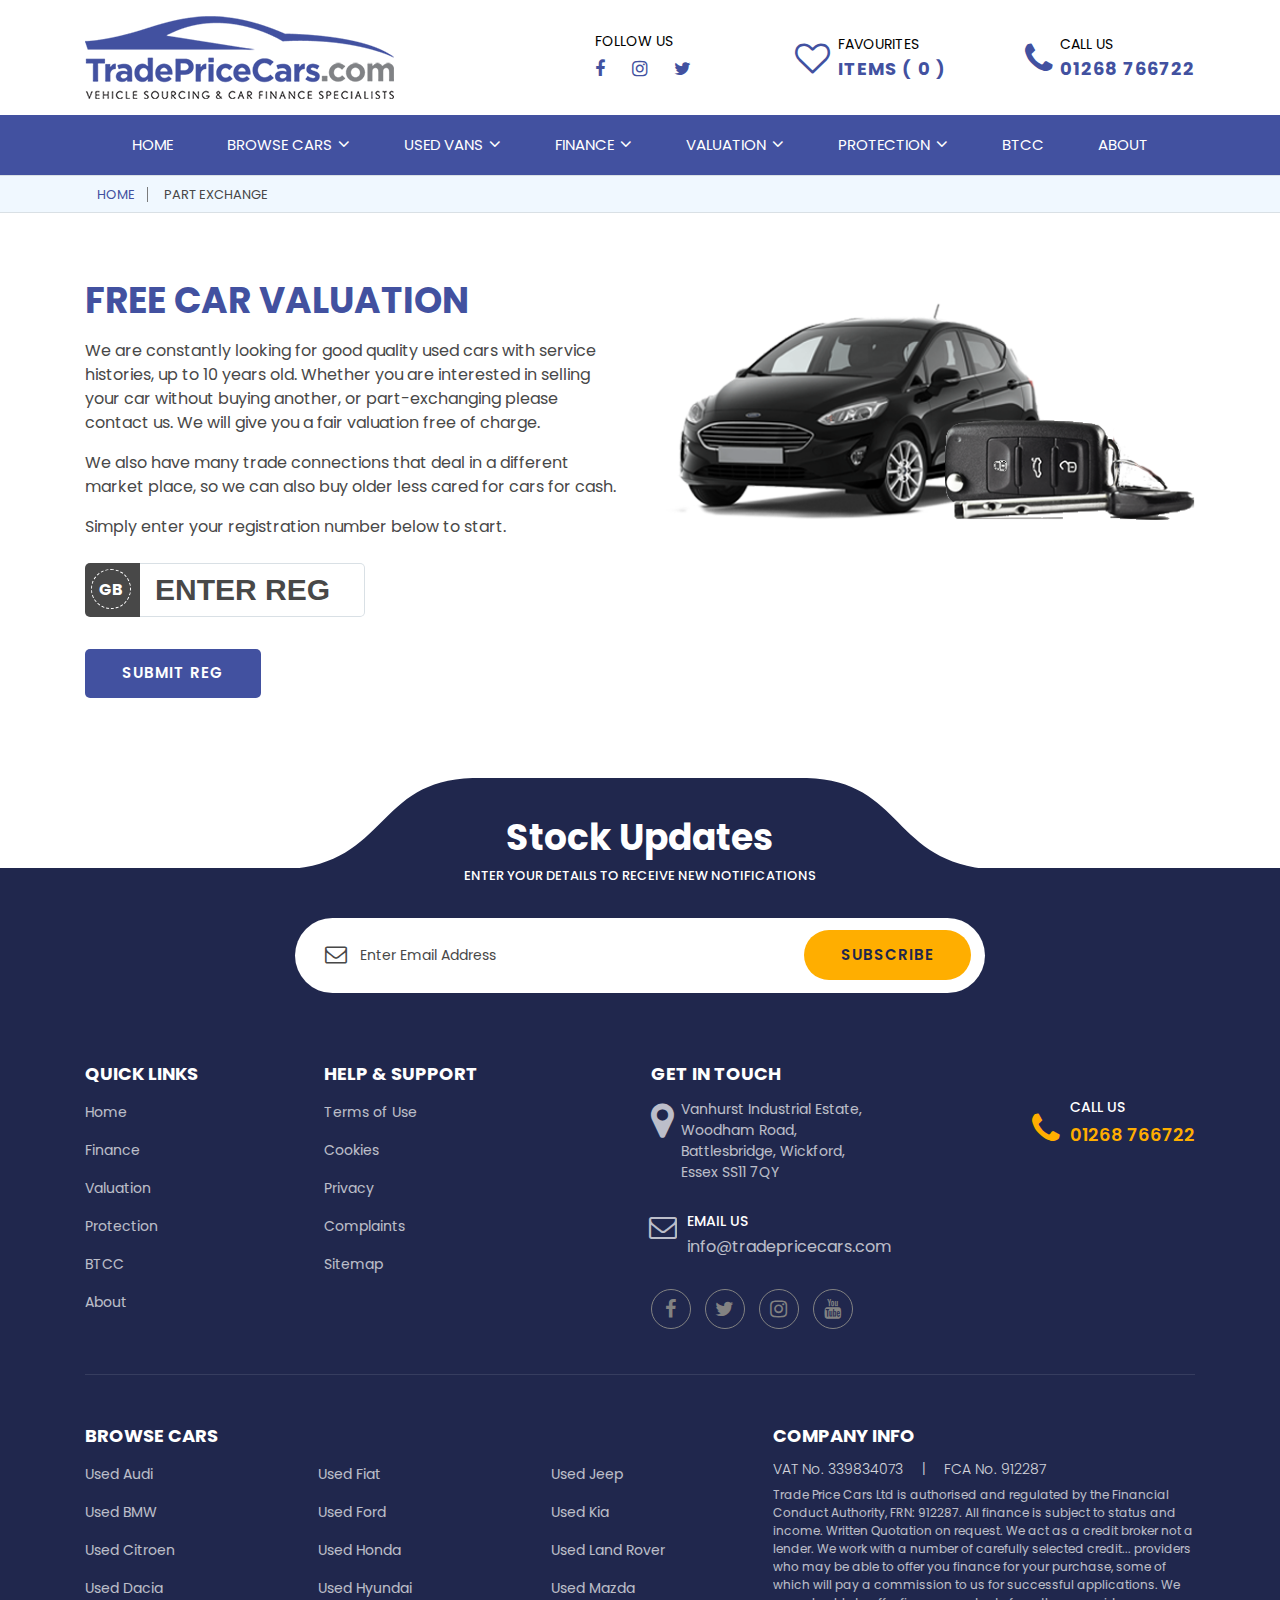
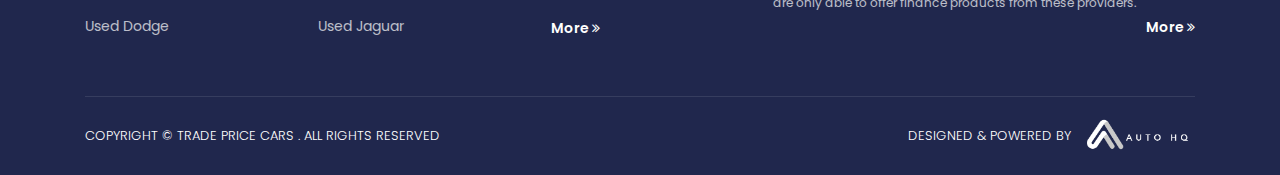
<file: tradepricecars/part-exchange.html>
<!DOCTYPE html>
<html lang="en">
    <head>
        <meta charset="utf-8">
        <meta http-equiv="X-UA-Compatible" content="IE=edge">
        <meta name="viewport" content="width=device-width, initial-scale=1">

        <title>Part Exchange</title>
        
        <!--Theme specific styles-->
        <link href="../theme/css/canute.min.css" rel="stylesheet">
        <link href="css/client.min.css" rel="stylesheet">
        
        <!--Core jQuery-->
        <script src="../theme/js/jquery-3.3.1.slim.min.js"></script>
        <script src="../theme/js/jquery-migrate-1.4.1.min.js"></script>
    </head>
    <body>

        <!-- header starts -->
        <div class="header custom-header">
            <!-- header-area starts -->
            <div class="header-area d-flex align-items-end">
                <div class="container">
                    <div class="row">
                        <div class="col">
                           <div class="header-content d-flex d-flex justify-content-center justify-content-lg-between">
                                <div class="site-logo d-flex align-items-center order-2 order-lg-0">
                                    <a href="index.html">
										<img src="img/logo.png" alt="">
									</a>
                                </div> 
                                <div class="header-right d-flex align-items-center">
                                    <div class="header-single-item header-social-icons d-none d-lg-block">
                                        <h6>Follow Us</h6>
                                        <div class="social-icons">
                                            <a href="#"><i class="fa fa-facebook"></i></a>
                                            <a href="#"><i class="fa fa-instagram"></i></a>
                                            <a href="#"><i class="fa fa-twitter"></i></a>
                                        </div>
                                    </div>
                                    <div class="header-single-item header-address position-relative d-none d-lg-block">
                                        <span class="header-icon"><i class="fa fa-heart-o"></i></span>
                                        <h6>Favourites</h6>
                                        <h5>items ( 0 )</h5>
                                    </div>
                                    <div class="header-single-item header-phone position-relative">
                                        <a href="tel:01268766722" class="float-right position-relative">
                                            <span class="header-icon"><i class="fa fa-phone"></i></span>
                                            <h6 class="d-none d-lg-block">Call Us</h6>
                                            <h5 class="d-none d-lg-block">01268 766722</h5>
                                        </a>
                                    </div>
                                </div>
                           </div>
                        </div>
                    </div>
                </div>
            </div><!-- header-area ends -->

            <!-- mainmenu-area starts -->
            <div class="mainmenu-area">
                <div class="container">
                    <div class="row">
                        <div class="col">
                            <div class="mainmenu text-center position-relative">
                                <ul id="menu">
                                    <li><a href="index.html">Home</a></li>
                                    <li><a href="#">Browse cars <i class="fa fa-angle-down"></i></a>
                                        <ul>
                                            <li><a href="#">Dropdown Menu</a></li>
                                            <li><a href="#">Dropdown Menu</a></li>
                                            <li><a href="#">Dropdown Menu</a>
                                                <ul>
                                                    <li><a href="#">Dropdown Menu</a></li>
                                                    <li><a href="#">Dropdown Menu</a></li>
                                                    <li><a href="#">Dropdown Menu</a></li>
                                                    <li><a href="#">Dropdown Menu</a></li>
                                                    <li><a href="#">Dropdown Menu</a></li>
                                                    <li><a href="#">Dropdown Menu</a></li>
                                                    <li><a href="#">Dropdown Menu</a></li>
                                                </ul>
                                            </li>
                                            <li><a href="#">Dropdown Menu</a></li>
                                            <li><a href="#">Dropdown Menu</a></li>
                                            <li><a href="#">Dropdown Menu</a></li>
                                            <li><a href="#">Dropdown Menu</a></li>
                                        </ul>
                                    </li>
                                    <li><a href="#">Used Vans <i class="fa fa-angle-down"></i></a></li>
                                    <li><a href="#">Finance <i class="fa fa-angle-down"></i></a></li>
                                    <li><a href="#">Valuation <i class="fa fa-angle-down"></i></a></li>
                                    <li><a href="#">Protection <i class="fa fa-angle-down"></i></a></li>
                                    <li><a href="#">BTCC</a></li>
                                    <li><a href="#">About</a></li>
                                </ul>
                            </div>
                        </div>
                    </div>
                </div>
            </div><!-- mainmenu-area ends -->
        </div>
        <!-- header ends -->

        <div class="spacer d-block d-lg-none"></div>

        <!-- alert-message-section starts || css in header.scss-->
		<!--
        <div class="alert-message-section">
            <div class="container">
                <div class="row">
                    <div class="col text-center">
                        <p>Please note we will close Christmas Eve at 1pm and reopen on Friday 27th. See our full <a href="#">Xmas opening hours</a></p>
                    </div>
                </div>
            </div>
        </div>
		-->
        <!-- alert-message-section ends -->

        <!-- breadcrumb-area starts -->
        <div class="breadcrumb-area d-flex align-items-center">
            <div class="container">
                <div class="row">
                    <div class="col-lg-12">
                        <ul>
                            <li><a href="index.html">Home</a></li>
                            <li>Part Exchange</li>
                        </ul>
                    </div>
                </div>
            </div>
        </div>
        <!-- breadcrumb-area ends -->

        <!-- part-exchange-area starts -->
        <div class="part-exchange-area">
            <div class="container">
                <div class="row">
                    <div class="col-lg-6 order-1 order-lg-0">
                        <div class="section-title">
                            <h2>Free Car Valuation</h2>
                        </div>
                        <p>We are constantly looking for good quality used cars with service histories, up to 10 years old. Whether you are interested in selling your car without buying another, or part-exchanging please contact us. We will give you a fair valuation free of charge.</p>
                        <p>We also have many trade connections that deal in a different market place, so we can also buy older less cared for cars for cash.</p>
                        <p>Simply enter your registration number below to start.</p>
                        <div class="reg-box d-flex mt-4 mb-4">
                            <div class="reg-btn">
                                <span class="dots-style">gb</span>
                            </div>
                            <div class="input-box">
                                <input class="input-reg" id="partExReg" type="text" placeholder="Enter Reg">
                            </div>
                        </div>
                        <button class="boxed-btn mt-2" type="submit" value="submit">Submit Reg</button>
                    </div>
                    <div class="col-lg-6 order-0 order-lg-1">
                        <div class="part-exchange-car">
                            <img src="img/sell-car-1.png" alt="">
                        </div>
                    </div>
                </div>
            </div>
        </div>
        <!-- part-exchange-area ends -->

        <!-- footer starts -->
        <div class="footer">
            <div class="container">
                <div class="position-relative">
                    <div class="section-shape text-center">
                        <!-- Shape SVG starts -->
                        <?xml version="1.0" encoding="utf-8"?>
                        <!-- Generator: Adobe Illustrator 16.0.0, SVG Export Plug-In . SVG Version: 6.00 Build 0)  -->
                        <!DOCTYPE svg PUBLIC "-//W3C//DTD SVG 1.1//EN" "http://www.w3.org/Graphics/SVG/1.1/DTD/svg11.dtd">
                        <svg version="1.1" xmlns="http://www.w3.org/2000/svg" xmlns:xlink="http://www.w3.org/1999/xlink" x="0px" y="0px" width="713px"
                            height="101px" viewBox="0 0 713 101" enable-background="new 0 0 713 101" xml:space="preserve">
                        <g id="Layer_1" display="none">
                        </g>
                        <g id="Layer_2">
                            <g>
                                <defs>
                                    <rect id="SVGID_1_" width="713" height="101"/>
                                </defs>
                                <clipPath id="SVGID_2_">
                                    <use xlink:href="#SVGID_1_"  overflow="visible"/>
                                </clipPath>
                                <g id="shape.psd" clip-path="url(#SVGID_2_)">
                                    <defs>
                                        <rect id="SVGID_3_" x="-228.758" y="8" width="1169.997" height="153"/>
                                    </defs>
                                    <clipPath id="SVGID_4_">
                                        <use xlink:href="#SVGID_3_"  overflow="visible"/>
                                    </clipPath>
                                    <g id="WebsiteBg" clip-path="url(#SVGID_4_)">
                                        <g>
                                            <path fill="#20274D" d="M726.93,100.946C606.578,100.946,628.356,8,519.551,8C483.57,8,271.857,8,192.93,8
                                                c-108.806,0-87.028,92.946-207.379,92.946c-120.352,0-214.309,0-214.309,0V161H941.239v-60.054
                                                C941.239,100.946,847.282,100.946,726.93,100.946z"/>
                                        </g>
                                    </g>
                                </g>
                            </g>
                        </g>
                        </svg><!-- Shape SVG ends -->
                        <div class="section-title text-center">
                            <h2>Stock Updates</h2>
                            <p>Enter your details to receive new notifications</p>
                        </div>
                    </div>
                </div>
                <div class="row">
                    <div class="col">
                        <!-- subscription-form-section starts -->
                        <div class="subscription-form-section">
                            <div class="subscription-form position-relative">
                                <i class="fa fa-envelope-o"></i>
                                <input type="email" placeholder="Enter Email Address" name="emailsubscription">
                                <button class="boxed-btn" type="submit" value="submit">Subscribe</button>
                            </div>
                        </div><!-- subscription-form-section ends -->
                        <!-- footer-widget-sction widget-section-one starts -->
                        <div class="footer-widget-sction widget-section-one d-flex flex-wrap flex-lg-nowrap">
                            <div class="single-footer-widget-item quick-links1">
                                <h4>Quick Links</h4>
                                <ul>
                                    <li><a href="#">Home</a></li>
                                    <li><a href="#">Finance</a></li>
                                    <li><a href="#">Valuation</a></li>
                                    <li><a href="#">Protection</a></li>
                                    <li><a href="#">BTCC</a></li>
                                    <li><a href="#">About</a></li>
                                </ul>
                            </div>
                            <!-- single-footer-widget-item ends -->
                            <div class="single-footer-widget-item quick-links2">
                                <h4>Help & Support</h4>
                                <ul>
                                    <li><a href="#">Terms of Use</a></li>
                                    <li><a href="#">Cookies</a></li>
                                    <li><a href="#">Privacy</a></li>
                                    <li><a href="#">Complaints</a></li>
                                    <li><a href="#">Sitemap</a></li>
                                </ul>
                            </div>
                            <!-- single-footer-widget-item ends -->
                            <div class="single-footer-widget-item footer-contact-section">
                                <h4>Get In Touch</h4>
                                <div class="d-flex align-items-start justify-content-between">
                                    <div class="footer-address position-relative">
                                        <i class="fa fa-map-marker"></i>
                                        <p>Vanhurst Industrial Estate,<br> Woodham Road,<br> Battlesbridge, Wickford,<br> Essex SS11 7QY</p>
                                    </div>
                                    <div class="single-footer-contact footer-phone-contact position-relative">
                                        <h6>Call US</h6>
                                        <a href="tel:01268766722"><i class="fa fa-phone"></i>01268 766722</a>
                                    </div>
                                </div>
                                <div class="footer-contact">
                                    <div class="single-footer-contact position-relative">
                                        <i class="fa fa-envelope-o"></i>
                                        <h6>Email US</h6>
                                        <a href="mailto:info@tradepricecars.com">info@tradepricecars.com</a>
                                    </div>
                                </div>
                                <div class="footer-social-icons">
                                    <a href="#"><i class="fa fa-facebook"></i></a>
                                    <a href="#"><i class="fa fa-twitter"></i></a>
                                    <a href="#"><i class="fa fa-instagram"></i></a>
                                    <a href="#"><i class="fa fa-youtube"></i></a>
                                </div>
                            </div><!-- footer-contact-section ends -->
                        </div><!-- footer-widget-sction widget-section-one ends -->

                        <!-- footer-widget-sction widget-section-two starts -->
                        <div class="footer-widget-sction widget-section-two d-flex flex-wrap flex-lg-nowrap">
                            <div class="single-footer-widget-item browse-cars-one">
                                <h4>Browse Cars</h4>
                                <ul>
                                    <li><a href="#">Used Audi</a></li>
                                    <li><a href="#">Used BMW</a></li>
                                    <li><a href="#">Used Citroen</a></li>
                                    <li><a href="#">Used Dacia</a></li>
                                    <li><a href="#">Used Dodge</a></li>
                                </ul>
                            </div>
                            <!-- single-footer-widget-item ends -->
                            <div class="single-footer-widget-item browse-cars-two">
                                <h4 style="opacity:0">empty title</h4>
                                <ul>
                                    <li><a href="#">Used Fiat</a></li>
                                    <li><a href="#">Used Ford</a></li>
                                    <li><a href="#">Used Honda</a></li>
                                    <li><a href="#">Used Hyundai</a></li>
                                    <li><a href="#">Used Jaguar</a></li>
                                </ul>
                            </div>
                            <!-- single-footer-widget-item ends -->
                            <div class="single-footer-widget-item browse-cars-three">
                                <h4 style="opacity:0">empty title</h4>
                                <ul>
                                    <li><a href="#">Used Jeep</a></li>
                                    <li><a href="#">Used Kia</a></li>
                                    <li><a href="#">Used Land Rover</a></li>
                                    <li><a href="#">Used Mazda</a></li>
                                </ul>
                                <a href="#" class="footer-more">More <i class="fa fa-angle-double-right"></i></a>
                            </div>
                            <!-- single-footer-widget-item ends -->
                            <div class="single-footer-widget-item footer-company-info">
                                <h4>Company Info</h4>
                                <h6>VAT No. 339834073 <span>|</span> FCA No. 912287 </h6>
                                <div class="footer-info-text">
                                    <p>Trade Price Cars Ltd is authorised and regulated by the Financial Conduct Authority, FRN: 912287. All finance is subject to status and income. Written Quotation on request. We act as a credit broker not a lender. We work with a number of carefully selected credit... providers who may be able to offer you finance for your purchase, some of which will pay a commission to us for successful applications. We are only able to offer finance products from these providers.</p>
                                </div>
                                <div class="text-right">
                                    <a href="#" class="footer-more">More <i class="fa fa-angle-double-right"></i></a>
                                </div>
                            </div><!-- footer-contact-section ends -->
                        </div><!-- footer-widget-sction widget-section-two ends -->
                        
                        <div class="footer-copyright-section d-flex flex-wrap flex-lg-nowrap justify-content-between">
                            <div class="footer-copyright-text d-flex align-items-center order-2 order-lg-0">
                                <p>Copyright &copy; Trade Price Cars . All rights reserved</p>
                            </div>
                            <div class="footer-logo text-right">
                                <span class="ahq">
                                    Designed &amp; Powered by 
                                    <img src="img/autohq.png" alt="Car Dealer Websites">
                                </span>
                                <!-- Designed & Powered by <img src="img/autohq.png" alt=""> -->
                            </div>
                        </div>
                        <!-- footer-copyright-section ends -->
                    </div>
                </div>
            </div>
        </div>
        <!-- footer ends -->

        <a href="#" class="scrollTop d-none d-lg-block"><i class="fa fa-angle-up"></i></a>

        <!--Libraries-->
        <script src="../theme/js/bootstrap.bundle.min.js"></script>       

         <!--Plugins-->
         <script src="../theme/js/perfect-scrollbar.jquery.min.js"></script>
         <script src="../theme/js/jquery.nice-select.min.js"></script>
         <script src="../theme/js/owl.carousel.min.js"></script>
         <script src="../theme/js/aos.js"></script>
         <script src="../theme/js/jqueryUI.js"></script>
         <script src="../theme/js/jquery.slicknav.min.js"></script>
         <script src="../theme/js/slick.min.js"></script>
         <script src="../theme/js/jquery.magnific-popup.min.js"></script>
         <script src="../theme/js/jquery.sticky.js"></script>

        <!--Active & Custom JS-->
        <script src="../theme/js/main.js"></script>
    </body>
</html>
</file>
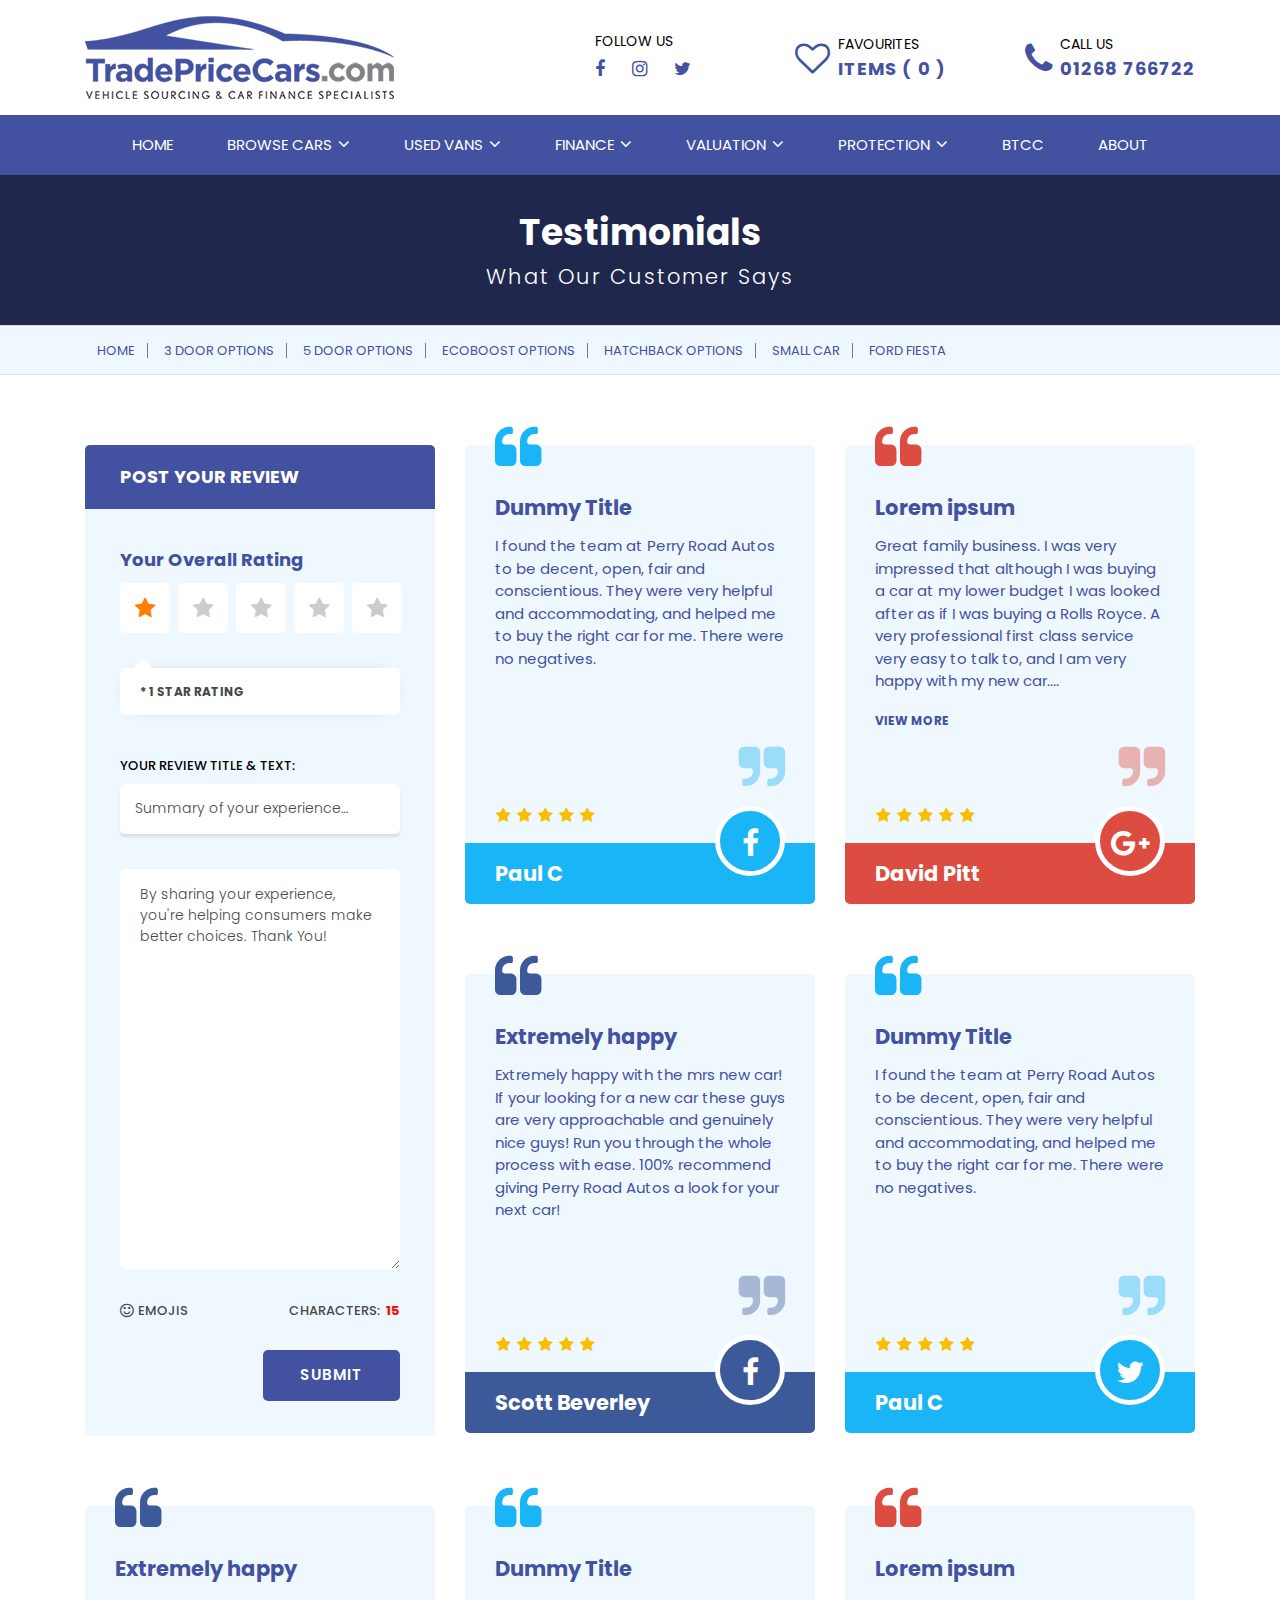
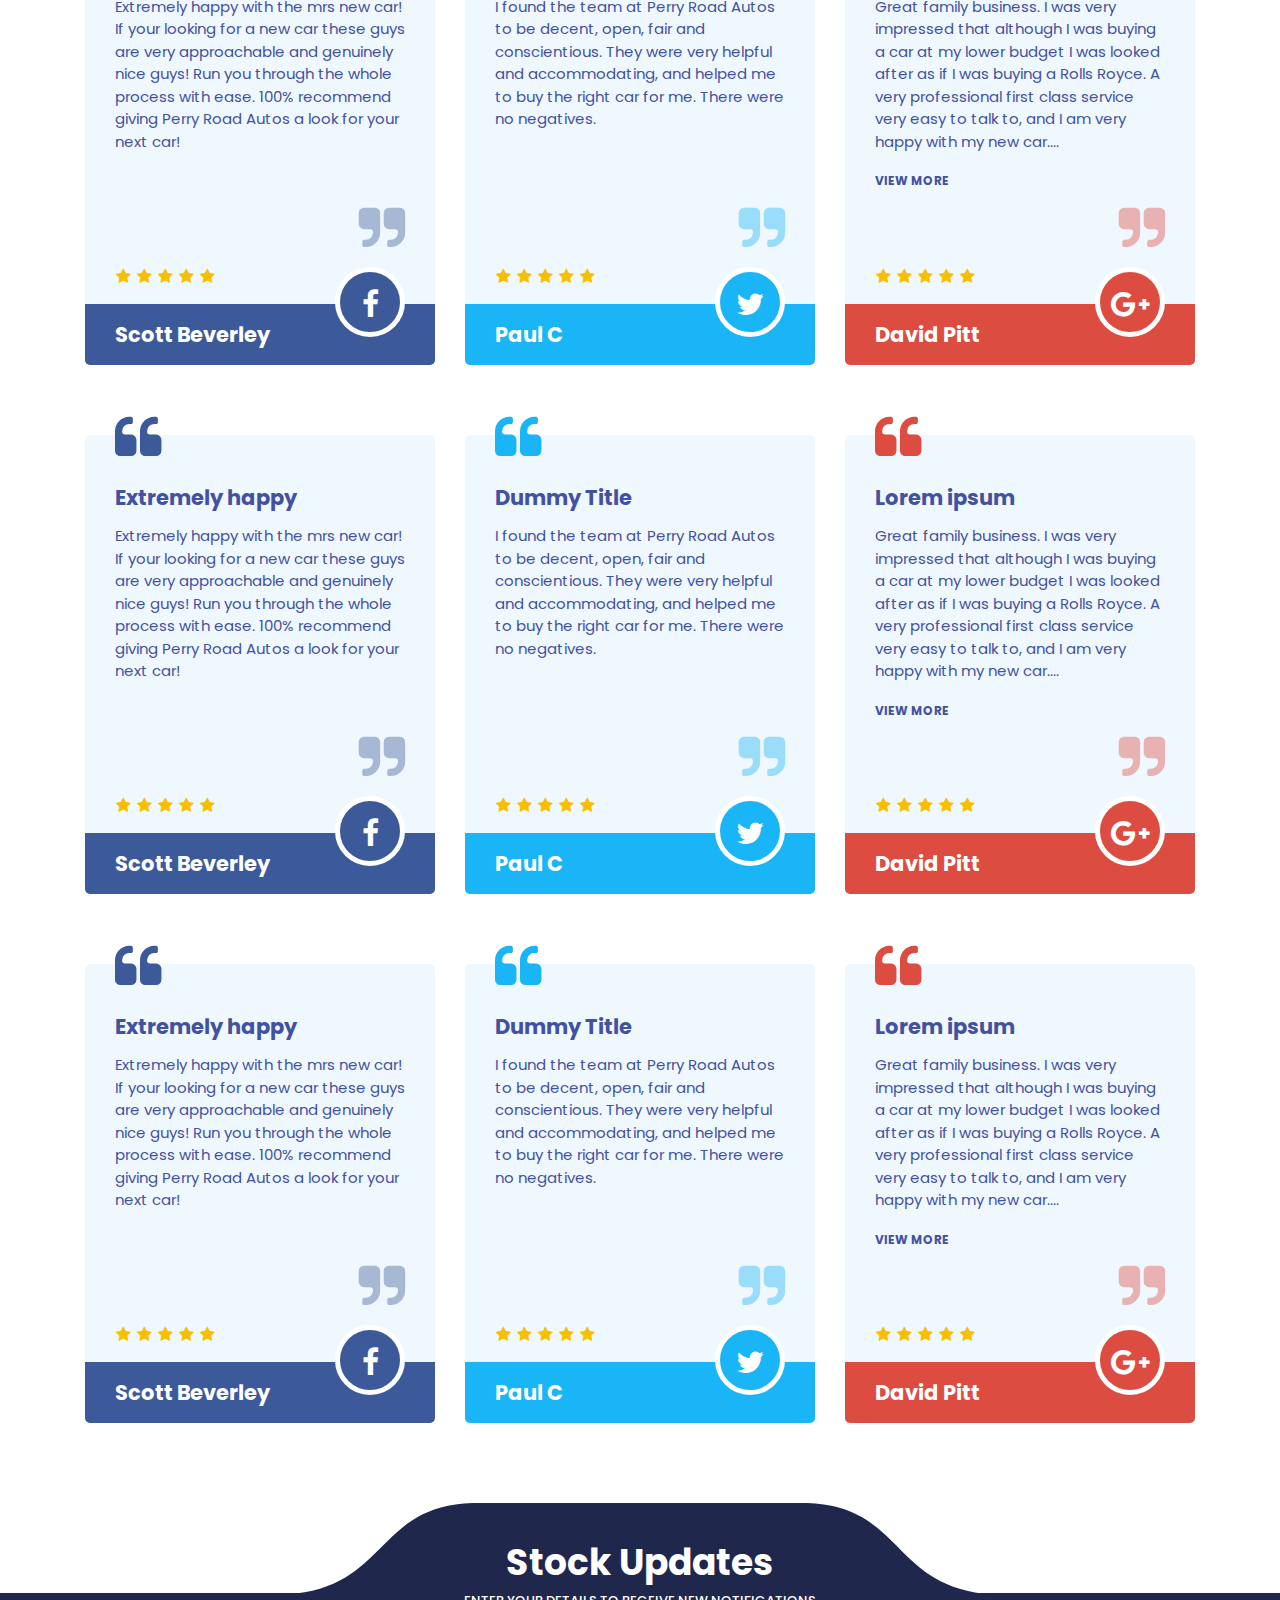
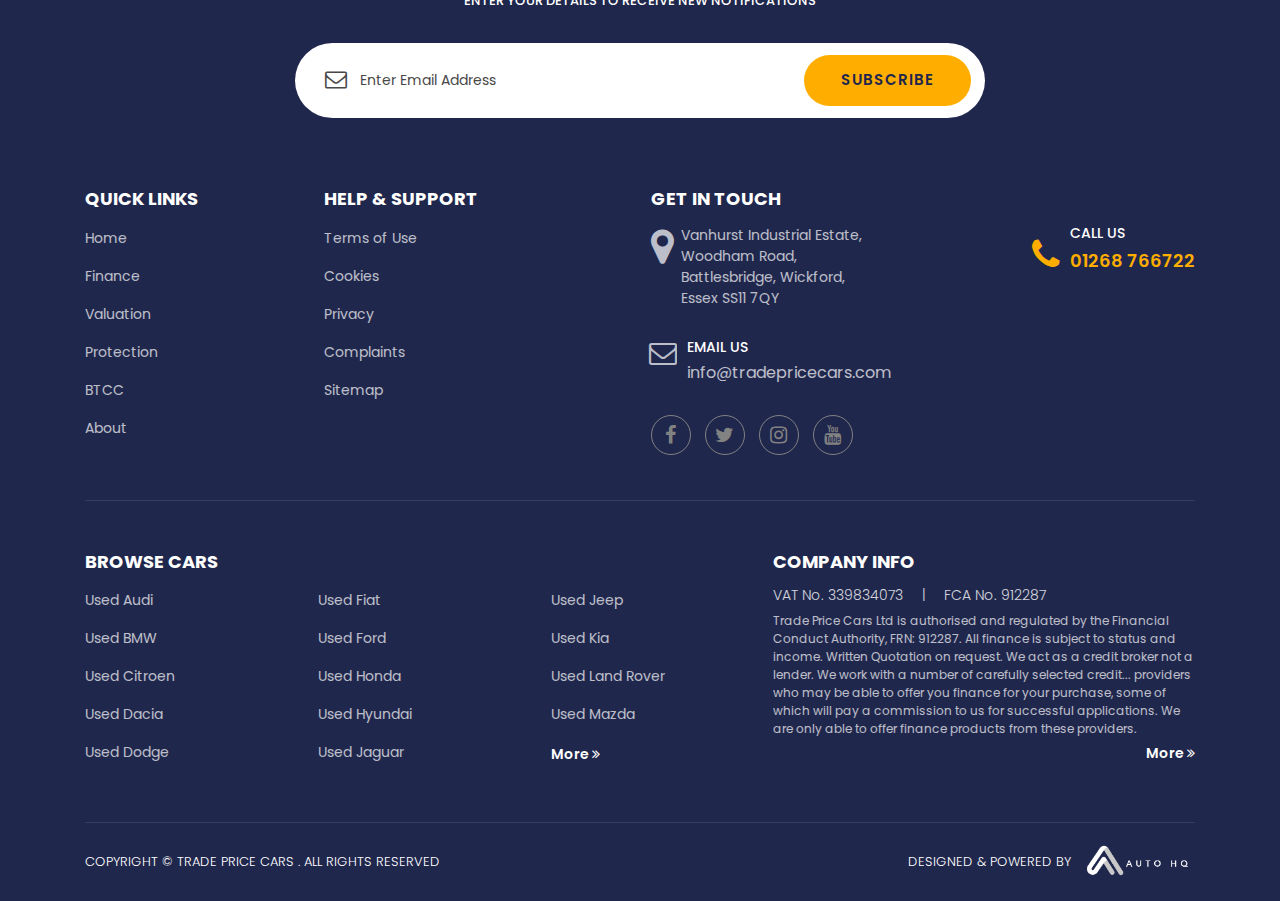
<file: tradepricecars/testimonials.html>
<!DOCTYPE html>
<html lang="en">
    <head>
        <meta charset="utf-8">
        <meta http-equiv="X-UA-Compatible" content="IE=edge">
        <meta name="viewport" content="width=device-width, initial-scale=1">

        <title>Testimonials</title>
        
        <!--Theme specific styles-->
        <link href="../theme/css/canute.min.css" rel="stylesheet">
        <link href="css/client.min.css" rel="stylesheet">
        
        <!--Core jQuery-->
        <script src="../theme/js/jquery-3.3.1.slim.min.js"></script>
        <script src="../theme/js/jquery-migrate-1.4.1.min.js"></script>
    </head>
    <body>

        <!-- header starts -->
        <div class="header custom-header">
            <!-- header-area starts -->
            <div class="header-area d-flex align-items-end">
                <div class="container">
                    <div class="row">
                        <div class="col">
                           <div class="header-content d-flex d-flex justify-content-center justify-content-lg-between">
                                <div class="site-logo d-flex align-items-center order-2 order-lg-0">
                                    <a href="index.html">
										<img src="img/logo.png" alt="">
									</a>
                                </div> 
                                <div class="header-right d-flex align-items-center">
                                    <div class="header-single-item header-social-icons d-none d-lg-block">
                                        <h6>Follow Us</h6>
                                        <div class="social-icons">
                                            <a href="#"><i class="fa fa-facebook"></i></a>
                                            <a href="#"><i class="fa fa-instagram"></i></a>
                                            <a href="#"><i class="fa fa-twitter"></i></a>
                                        </div>
                                    </div>
                                    <div class="header-single-item header-address position-relative d-none d-lg-block">
                                        <span class="header-icon"><i class="fa fa-heart-o"></i></span>
                                        <h6>Favourites</h6>
                                        <h5>items ( 0 )</h5>
                                    </div>
                                    <div class="header-single-item header-phone position-relative">
                                        <a href="tel:01268766722" class="float-right position-relative">
                                            <span class="header-icon"><i class="fa fa-phone"></i></span>
                                            <h6 class="d-none d-lg-block">Call Us</h6>
                                            <h5 class="d-none d-lg-block">01268 766722</h5>
                                        </a>
                                    </div>
                                </div>
                           </div>
                        </div>
                    </div>
                </div>
            </div><!-- header-area ends -->

            <!-- mainmenu-area starts -->
            <div class="mainmenu-area">
                <div class="container">
                    <div class="row">
                        <div class="col">
                            <div class="mainmenu text-center position-relative">
                                <ul id="menu">
                                    <li><a href="index.html">Home</a></li>
                                    <li><a href="#">Browse cars <i class="fa fa-angle-down"></i></a>
                                        <ul>
                                            <li><a href="#">Dropdown Menu</a></li>
                                            <li><a href="#">Dropdown Menu</a></li>
                                            <li><a href="#">Dropdown Menu</a>
                                                <ul>
                                                    <li><a href="#">Dropdown Menu</a></li>
                                                    <li><a href="#">Dropdown Menu</a></li>
                                                    <li><a href="#">Dropdown Menu</a></li>
                                                    <li><a href="#">Dropdown Menu</a></li>
                                                    <li><a href="#">Dropdown Menu</a></li>
                                                    <li><a href="#">Dropdown Menu</a></li>
                                                    <li><a href="#">Dropdown Menu</a></li>
                                                </ul>
                                            </li>
                                            <li><a href="#">Dropdown Menu</a></li>
                                            <li><a href="#">Dropdown Menu</a></li>
                                            <li><a href="#">Dropdown Menu</a></li>
                                            <li><a href="#">Dropdown Menu</a></li>
                                        </ul>
                                    </li>
                                    <li><a href="#">Used Vans <i class="fa fa-angle-down"></i></a></li>
                                    <li><a href="#">Finance <i class="fa fa-angle-down"></i></a></li>
                                    <li><a href="#">Valuation <i class="fa fa-angle-down"></i></a></li>
                                    <li><a href="#">Protection <i class="fa fa-angle-down"></i></a></li>
                                    <li><a href="#">BTCC</a></li>
                                    <li><a href="#">About</a></li>
                                </ul>
                            </div>
                        </div>
                    </div>
                </div>
            </div><!-- mainmenu-area ends -->
        </div>
        <!-- header ends -->

        <div class="spacer d-block d-lg-none"></div>

        <!-- testimonial-banner-area starts -->
        <div class="testimonial-banner-area d-flex align-items-center justify-content-center">
            <div class="container">
                <div class="row">
                    <div class="col-lg-12">
                        <div class="testimonial-banner text-center">
                            <h2>Testimonials</h2>
                            <h3>What Our Customer Says</h3>
                        </div>
                    </div>
                </div>
            </div>
        </div>
        <!-- testimonial-banner-area ends -->

        <!-- breadcrumb-area starts -->
        <div class="breadcrumb-area testimonial-page d-flex align-items-center">
            <div class="container">
                <div class="row">
                    <div class="col-lg-12">
                        <ul>
                            <li><a href="index.html">Home</a></li>
                            <li><a href="#">3 door options</a></li>
                            <li><a href="#">5 door options</a></li>
                            <li><a href="#">EcoBoost options</a></li>
                            <li><a href="#">Hatchback options</a></li>
                            <li><a href="#">Small car</a></li>
                            <li><a href="#">Ford Fiesta</a></li>
                        </ul>
                    </div>
                </div>
            </div>
        </div>
        <!-- breadcrumb-area ends -->

        <!-- testimonials-wrapper starts -->
        <div class="testimonials-wrapper">
            <div class="container">
                <div class="row">
                    <div class="col-lg-4">
                        <!-- single-testimonial starts -->
                        <div class="single-testimonial post-review">
                            <h3 class="review-title">Post your Review</h3>
                            <div class="post-ratings-wrap">
                                <h3>Your Overall Rating</h3>
                                <div id="rating" class="post-ratings d-flex">
                                    <div class="single-star position-relative active show-arrow">
                                        <span><i class="fa fa-star"></i></span>
                                        <h5>* 1 star rating</h5>
                                    </div>  
                                    <div class="single-star position-relative">
                                        <span><i class="fa fa-star"></i></span>
                                        <h5>** 2 star ratings</h5>
                                    </div>  
                                    <div class="single-star position-relative">
                                        <span><i class="fa fa-star"></i></span>
                                        <h5>*** 3 star ratings</h5>
                                    </div>  
                                    <div class="single-star position-relative">
                                        <span><i class="fa fa-star"></i></span>
                                        <h5>**** 4 star ratings</h5>
                                    </div>  
                                    <div class="single-star position-relative">
                                        <span><i class="fa fa-star"></i></span>
                                        <h5>***** 5 star ratings</h5>
                                    </div>  
                                </div>
                                <h6>Your review title & text:</h6>
                                <div class="testimonials-form">
                                    <form action="POST">
                                        <div class="form-group">
                                            <input type="text" placeholder="Summary of your experience…">
                                        </div>
                                        <div class="form-group">
                                            <textarea name="message" id="" cols="30" rows="10" placeholder="By sharing your experience, you're helping consumers make better choices. Thank You!"></textarea>
                                        </div>
                                        <div class="emojis-wrap d-flex justify-content-between">
                                            <div class="emojis position-relative">
                                                <span><i class="fa fa-smile-o"></i> Emojis</span>
                                            </div>
                                            <div class="characters">
                                                Characters: <strong>15</strong>
                                            </div>
                                        </div>
                                        <div class="text-right">
                                            <button type="submit" value="submit" class="boxed-btn">Submit</button>
                                        </div>
                                    </form>
                                </div>
                            </div>
                        </div><!-- single-testimonial ends -->
                    </div>
                    <div class="col-lg-8">
                        <div class="row">
                            <div class="col-lg-6">
                                <!-- single-testimonial starts -->
                                <div class="single-testimonial">
                                    <div class="testimonial-content d-flex flex-column justify-content-between position-relative">
                                        <div class="testimonial-content-inner">
                                            <span class="quote quote-left"><i class="fa fa-quote-left"></i></span>
                                            <h3>Dummy Title</h3>
                                            <p>I found the team at Perry Road Autos to be decent, open, fair and conscientious. They were very helpful and accommodating, and helped me to buy the right car for me. There were no negatives.</p>
                                        </div>
                                        <div class="quote quote-right text-right">
                                            <i class="fa fa-quote-right"></i>
                                        </div>
                                    </div>
                                    <div class="stars">
                                        <span><i class="fa fa-star"></i></span>
                                        <span><i class="fa fa-star"></i></span>
                                        <span><i class="fa fa-star"></i></span>
                                        <span><i class="fa fa-star"></i></span>
                                        <span><i class="fa fa-star"></i></span>
                                    </div>
                                    <div class="testimonial-footer d-flex justify-content-between">
                                        <h3>Paul C</h3>
                                        <span class="review-source"><i class="fa fa-facebook"></i></span>
                                    </div>
                                </div><!-- single-testimonial ends -->
                            </div>
                            <div class="col-lg-6">
                                <!-- single-testimonial starts -->
                                <div class="single-testimonial google-review">
                                    <div class="testimonial-content d-flex flex-column justify-content-between position-relative">
                                        <div class="testimonial-content-inner">
                                            <span class="quote quote-left"><i class="fa fa-quote-left"></i></span>
                                            <h3>Lorem ipsum</h3>
                                            <p>Great family business. I was very impressed that although I was buying a car at my lower budget I was looked after as if I was buying a Rolls Royce. A very professional first class service very easy to talk to, and I am very happy with my new car....</p>
                                            <a href="#">View more</a>
                                        </div>
                                        <div class="quote quote-right text-right">
                                            <i class="fa fa-quote-right"></i>
                                        </div>
                                    </div>
                                    <div class="stars">
                                        <span><i class="fa fa-star"></i></span>
                                        <span><i class="fa fa-star"></i></span>
                                        <span><i class="fa fa-star"></i></span>
                                        <span><i class="fa fa-star"></i></span>
                                        <span><i class="fa fa-star"></i></span>
                                    </div>
                                    <div class="testimonial-footer d-flex justify-content-between">
                                        <h3>David Pitt</h3>
                                        <span class="review-source"><i class="fa fa-google-plus"></i></span>
                                    </div>
                                </div><!-- single-testimonial ends -->
                            </div>
                            <div class="col-lg-6">
                                <!-- single-testimonial starts -->
                                <div class="single-testimonial facebook-review">
                                    <div class="testimonial-content d-flex flex-column justify-content-between position-relative">
                                        <div class="testimonial-content-inner">
                                            <span class="quote quote-left"><i class="fa fa-quote-left"></i></span>
                                            <h3>Extremely happy</h3>
                                            <p>Extremely happy with the mrs new car! If your looking for a new car these guys are very approachable and genuinely nice guys! Run you through the whole process with ease. 100% recommend giving Perry Road Autos a look for your next car!</p>
                                        </div>
                                        <div class="quote quote-right text-right">
                                            <i class="fa fa-quote-right"></i>
                                        </div>
                                    </div>
                                    <div class="stars">
                                        <span><i class="fa fa-star"></i></span>
                                        <span><i class="fa fa-star"></i></span>
                                        <span><i class="fa fa-star"></i></span>
                                        <span><i class="fa fa-star"></i></span>
                                        <span><i class="fa fa-star"></i></span>
                                    </div>
                                    <div class="testimonial-footer d-flex justify-content-between">
                                        <h3>Scott Beverley</h3>
                                        <span class="review-source"><i class="fa fa-facebook"></i></span>
                                    </div>
                                </div><!-- single-testimonial ends -->
                            </div>
                            <div class="col-lg-6">
                                <!-- single-testimonial starts -->
                                <div class="single-testimonial">
                                    <div class="testimonial-content d-flex flex-column justify-content-between position-relative">
                                        <div class="testimonial-content-inner">
                                            <span class="quote quote-left"><i class="fa fa-quote-left"></i></span>
                                            <h3>Dummy Title</h3>
                                            <p>I found the team at Perry Road Autos to be decent, open, fair and conscientious. They were very helpful and accommodating, and helped me to buy the right car for me. There were no negatives.</p>
                                        </div>
                                        <div class="quote quote-right text-right">
                                            <i class="fa fa-quote-right"></i>
                                        </div>
                                    </div>
                                    <div class="stars">
                                        <span><i class="fa fa-star"></i></span>
                                        <span><i class="fa fa-star"></i></span>
                                        <span><i class="fa fa-star"></i></span>
                                        <span><i class="fa fa-star"></i></span>
                                        <span><i class="fa fa-star"></i></span>
                                    </div>
                                    <div class="testimonial-footer d-flex justify-content-between">
                                        <h3>Paul C</h3>
                                        <span class="review-source"><i class="fa fa-twitter"></i></span>
                                    </div>
                                </div><!-- single-testimonial ends -->
                            </div>
                        </div>
                    </div>
                </div><!-- .row ends -->
                <div class="row">
                    <div class="col-lg-4">
                        <!-- single-testimonial starts -->
                        <div class="single-testimonial facebook-review">
                            <div class="testimonial-content d-flex flex-column justify-content-between position-relative">
                                <div class="testimonial-content-inner">
                                    <span class="quote quote-left"><i class="fa fa-quote-left"></i></span>
                                    <h3>Extremely happy</h3>
                                    <p>Extremely happy with the mrs new car! If your looking for a new car these guys are very approachable and genuinely nice guys! Run you through the whole process with ease. 100% recommend giving Perry Road Autos a look for your next car!</p>
                                </div>
                                <div class="quote quote-right text-right">
                                    <i class="fa fa-quote-right"></i>
                                </div>
                            </div>
                            <div class="stars">
                                <span><i class="fa fa-star"></i></span>
                                <span><i class="fa fa-star"></i></span>
                                <span><i class="fa fa-star"></i></span>
                                <span><i class="fa fa-star"></i></span>
                                <span><i class="fa fa-star"></i></span>
                            </div>
                            <div class="testimonial-footer d-flex justify-content-between">
                                <h3>Scott Beverley</h3>
                                <span class="review-source"><i class="fa fa-facebook"></i></span>
                            </div>
                        </div><!-- single-testimonial ends -->
                    </div>
                    <div class="col-lg-4">
                        <!-- single-testimonial starts -->
                        <div class="single-testimonial">
                            <div class="testimonial-content d-flex flex-column justify-content-between position-relative">
                                <div class="testimonial-content-inner">
                                    <span class="quote quote-left"><i class="fa fa-quote-left"></i></span>
                                    <h3>Dummy Title</h3>
                                    <p>I found the team at Perry Road Autos to be decent, open, fair and conscientious. They were very helpful and accommodating, and helped me to buy the right car for me. There were no negatives.</p>
                                </div>
                                <div class="quote quote-right text-right">
                                    <i class="fa fa-quote-right"></i>
                                </div>
                            </div>
                            <div class="stars">
                                <span><i class="fa fa-star"></i></span>
                                <span><i class="fa fa-star"></i></span>
                                <span><i class="fa fa-star"></i></span>
                                <span><i class="fa fa-star"></i></span>
                                <span><i class="fa fa-star"></i></span>
                            </div>
                            <div class="testimonial-footer d-flex justify-content-between">
                                <h3>Paul C</h3>
                                <span class="review-source"><i class="fa fa-twitter"></i></span>
                            </div>
                        </div><!-- single-testimonial ends -->
                    </div>
                    <div class="col-lg-4">
                        <!-- single-testimonial starts -->
                        <div class="single-testimonial google-review">
                            <div class="testimonial-content d-flex flex-column justify-content-between position-relative">
                                <div class="testimonial-content-inner">
                                    <span class="quote quote-left"><i class="fa fa-quote-left"></i></span>
                                    <h3>Lorem ipsum</h3>
                                    <p>Great family business. I was very impressed that although I was buying a car at my lower budget I was looked after as if I was buying a Rolls Royce. A very professional first class service very easy to talk to, and I am very happy with my new car....</p>
                                    <a href="#">View more</a>
                                </div>
                                <div class="quote quote-right text-right">
                                    <i class="fa fa-quote-right"></i>
                                </div>
                            </div>
                            <div class="stars">
                                <span><i class="fa fa-star"></i></span>
                                <span><i class="fa fa-star"></i></span>
                                <span><i class="fa fa-star"></i></span>
                                <span><i class="fa fa-star"></i></span>
                                <span><i class="fa fa-star"></i></span>
                            </div>
                            <div class="testimonial-footer d-flex justify-content-between">
                                <h3>David Pitt</h3>
                                <span class="review-source"><i class="fa fa-google-plus"></i></span>
                            </div>
                        </div><!-- single-testimonial ends -->
                    </div>
                    <div class="col-lg-4">
                        <!-- single-testimonial starts -->
                        <div class="single-testimonial facebook-review">
                            <div class="testimonial-content d-flex flex-column justify-content-between position-relative">
                                <div class="testimonial-content-inner">
                                    <span class="quote quote-left"><i class="fa fa-quote-left"></i></span>
                                    <h3>Extremely happy</h3>
                                    <p>Extremely happy with the mrs new car! If your looking for a new car these guys are very approachable and genuinely nice guys! Run you through the whole process with ease. 100% recommend giving Perry Road Autos a look for your next car!</p>
                                </div>
                                <div class="quote quote-right text-right">
                                    <i class="fa fa-quote-right"></i>
                                </div>
                            </div>
                            <div class="stars">
                                <span><i class="fa fa-star"></i></span>
                                <span><i class="fa fa-star"></i></span>
                                <span><i class="fa fa-star"></i></span>
                                <span><i class="fa fa-star"></i></span>
                                <span><i class="fa fa-star"></i></span>
                            </div>
                            <div class="testimonial-footer d-flex justify-content-between">
                                <h3>Scott Beverley</h3>
                                <span class="review-source"><i class="fa fa-facebook"></i></span>
                            </div>
                        </div><!-- single-testimonial ends -->
                    </div>
                    <div class="col-lg-4">
                        <!-- single-testimonial starts -->
                        <div class="single-testimonial">
                            <div class="testimonial-content d-flex flex-column justify-content-between position-relative">
                                <div class="testimonial-content-inner">
                                    <span class="quote quote-left"><i class="fa fa-quote-left"></i></span>
                                    <h3>Dummy Title</h3>
                                    <p>I found the team at Perry Road Autos to be decent, open, fair and conscientious. They were very helpful and accommodating, and helped me to buy the right car for me. There were no negatives.</p>
                                </div>
                                <div class="quote quote-right text-right">
                                    <i class="fa fa-quote-right"></i>
                                </div>
                            </div>
                            <div class="stars">
                                <span><i class="fa fa-star"></i></span>
                                <span><i class="fa fa-star"></i></span>
                                <span><i class="fa fa-star"></i></span>
                                <span><i class="fa fa-star"></i></span>
                                <span><i class="fa fa-star"></i></span>
                            </div>
                            <div class="testimonial-footer d-flex justify-content-between">
                                <h3>Paul C</h3>
                                <span class="review-source"><i class="fa fa-twitter"></i></span>
                            </div>
                        </div><!-- single-testimonial ends -->
                    </div>
                    <div class="col-lg-4">
                        <!-- single-testimonial starts -->
                        <div class="single-testimonial google-review">
                            <div class="testimonial-content d-flex flex-column justify-content-between position-relative">
                                <div class="testimonial-content-inner">
                                    <span class="quote quote-left"><i class="fa fa-quote-left"></i></span>
                                    <h3>Lorem ipsum</h3>
                                    <p>Great family business. I was very impressed that although I was buying a car at my lower budget I was looked after as if I was buying a Rolls Royce. A very professional first class service very easy to talk to, and I am very happy with my new car....</p>
                                    <a href="#">View more</a>
                                </div>
                                <div class="quote quote-right text-right">
                                    <i class="fa fa-quote-right"></i>
                                </div>
                            </div>
                            <div class="stars">
                                <span><i class="fa fa-star"></i></span>
                                <span><i class="fa fa-star"></i></span>
                                <span><i class="fa fa-star"></i></span>
                                <span><i class="fa fa-star"></i></span>
                                <span><i class="fa fa-star"></i></span>
                            </div>
                            <div class="testimonial-footer d-flex justify-content-between">
                                <h3>David Pitt</h3>
                                <span class="review-source"><i class="fa fa-google-plus"></i></span>
                            </div>
                        </div><!-- single-testimonial ends -->
                    </div>
                    <div class="col-lg-4">
                        <!-- single-testimonial starts -->
                        <div class="single-testimonial facebook-review">
                            <div class="testimonial-content d-flex flex-column justify-content-between position-relative">
                                <div class="testimonial-content-inner">
                                    <span class="quote quote-left"><i class="fa fa-quote-left"></i></span>
                                    <h3>Extremely happy</h3>
                                    <p>Extremely happy with the mrs new car! If your looking for a new car these guys are very approachable and genuinely nice guys! Run you through the whole process with ease. 100% recommend giving Perry Road Autos a look for your next car!</p>
                                </div>
                                <div class="quote quote-right text-right">
                                    <i class="fa fa-quote-right"></i>
                                </div>
                            </div>
                            <div class="stars">
                                <span><i class="fa fa-star"></i></span>
                                <span><i class="fa fa-star"></i></span>
                                <span><i class="fa fa-star"></i></span>
                                <span><i class="fa fa-star"></i></span>
                                <span><i class="fa fa-star"></i></span>
                            </div>
                            <div class="testimonial-footer d-flex justify-content-between">
                                <h3>Scott Beverley</h3>
                                <span class="review-source"><i class="fa fa-facebook"></i></span>
                            </div>
                        </div><!-- single-testimonial ends -->
                    </div>
                    <div class="col-lg-4">
                        <!-- single-testimonial starts -->
                        <div class="single-testimonial">
                            <div class="testimonial-content d-flex flex-column justify-content-between position-relative">
                                <div class="testimonial-content-inner">
                                    <span class="quote quote-left"><i class="fa fa-quote-left"></i></span>
                                    <h3>Dummy Title</h3>
                                    <p>I found the team at Perry Road Autos to be decent, open, fair and conscientious. They were very helpful and accommodating, and helped me to buy the right car for me. There were no negatives.</p>
                                </div>
                                <div class="quote quote-right text-right">
                                    <i class="fa fa-quote-right"></i>
                                </div>
                            </div>
                            <div class="stars">
                                <span><i class="fa fa-star"></i></span>
                                <span><i class="fa fa-star"></i></span>
                                <span><i class="fa fa-star"></i></span>
                                <span><i class="fa fa-star"></i></span>
                                <span><i class="fa fa-star"></i></span>
                            </div>
                            <div class="testimonial-footer d-flex justify-content-between">
                                <h3>Paul C</h3>
                                <span class="review-source"><i class="fa fa-twitter"></i></span>
                            </div>
                        </div><!-- single-testimonial ends -->
                    </div>
                    <div class="col-lg-4">
                        <!-- single-testimonial starts -->
                        <div class="single-testimonial google-review">
                            <div class="testimonial-content d-flex flex-column justify-content-between position-relative">
                                <div class="testimonial-content-inner">
                                    <span class="quote quote-left"><i class="fa fa-quote-left"></i></span>
                                    <h3>Lorem ipsum</h3>
                                    <p>Great family business. I was very impressed that although I was buying a car at my lower budget I was looked after as if I was buying a Rolls Royce. A very professional first class service very easy to talk to, and I am very happy with my new car....</p>
                                    <a href="#">View more</a>
                                </div>
                                <div class="quote quote-right text-right">
                                    <i class="fa fa-quote-right"></i>
                                </div>
                            </div>
                            <div class="stars">
                                <span><i class="fa fa-star"></i></span>
                                <span><i class="fa fa-star"></i></span>
                                <span><i class="fa fa-star"></i></span>
                                <span><i class="fa fa-star"></i></span>
                                <span><i class="fa fa-star"></i></span>
                            </div>
                            <div class="testimonial-footer d-flex justify-content-between">
                                <h3>David Pitt</h3>
                                <span class="review-source"><i class="fa fa-google-plus"></i></span>
                            </div>
                        </div><!-- single-testimonial ends -->
                    </div>
                </div>
            </div>
        </div>
        <!-- testimonials-wrapper ends -->

        <!-- footer starts -->
        <div class="footer">
            <div class="container">
                <div class="position-relative">
                    <div class="section-shape text-center">
                        <!-- Shape SVG starts -->
                        <?xml version="1.0" encoding="utf-8"?>
                        <!-- Generator: Adobe Illustrator 16.0.0, SVG Export Plug-In . SVG Version: 6.00 Build 0)  -->
                        <!DOCTYPE svg PUBLIC "-//W3C//DTD SVG 1.1//EN" "http://www.w3.org/Graphics/SVG/1.1/DTD/svg11.dtd">
                        <svg version="1.1" xmlns="http://www.w3.org/2000/svg" xmlns:xlink="http://www.w3.org/1999/xlink" x="0px" y="0px" width="713px"
                            height="101px" viewBox="0 0 713 101" enable-background="new 0 0 713 101" xml:space="preserve">
                        <g id="Layer_1" display="none">
                        </g>
                        <g id="Layer_2">
                            <g>
                                <defs>
                                    <rect id="SVGID_1_" width="713" height="101"/>
                                </defs>
                                <clipPath id="SVGID_2_">
                                    <use xlink:href="#SVGID_1_"  overflow="visible"/>
                                </clipPath>
                                <g id="shape.psd" clip-path="url(#SVGID_2_)">
                                    <defs>
                                        <rect id="SVGID_3_" x="-228.758" y="8" width="1169.997" height="153"/>
                                    </defs>
                                    <clipPath id="SVGID_4_">
                                        <use xlink:href="#SVGID_3_"  overflow="visible"/>
                                    </clipPath>
                                    <g id="WebsiteBg" clip-path="url(#SVGID_4_)">
                                        <g>
                                            <path fill="#20274D" d="M726.93,100.946C606.578,100.946,628.356,8,519.551,8C483.57,8,271.857,8,192.93,8
                                                c-108.806,0-87.028,92.946-207.379,92.946c-120.352,0-214.309,0-214.309,0V161H941.239v-60.054
                                                C941.239,100.946,847.282,100.946,726.93,100.946z"/>
                                        </g>
                                    </g>
                                </g>
                            </g>
                        </g>
                        </svg><!-- Shape SVG ends -->
                        <div class="section-title text-center">
                            <h2>Stock Updates</h2>
                            <p>Enter your details to receive new notifications</p>
                        </div>
                    </div>
                </div>
                <div class="row">
                    <div class="col">
                        <!-- subscription-form-section starts -->
                        <div class="subscription-form-section">
                            <div class="subscription-form position-relative">
                                <i class="fa fa-envelope-o"></i>
                                <input type="email" placeholder="Enter Email Address" name="emailsubscription">
                                <button class="boxed-btn" type="submit" value="submit">Subscribe</button>
                            </div>
                        </div><!-- subscription-form-section ends -->
                        <!-- footer-widget-sction widget-section-one starts -->
                        <div class="footer-widget-sction widget-section-one d-flex flex-wrap flex-lg-nowrap">
                            <div class="single-footer-widget-item quick-links1">
                                <h4>Quick Links</h4>
                                <ul>
                                    <li><a href="#">Home</a></li>
                                    <li><a href="#">Finance</a></li>
                                    <li><a href="#">Valuation</a></li>
                                    <li><a href="#">Protection</a></li>
                                    <li><a href="#">BTCC</a></li>
                                    <li><a href="#">About</a></li>
                                </ul>
                            </div>
                            <!-- single-footer-widget-item ends -->
                            <div class="single-footer-widget-item quick-links2">
                                <h4>Help & Support</h4>
                                <ul>
                                    <li><a href="#">Terms of Use</a></li>
                                    <li><a href="#">Cookies</a></li>
                                    <li><a href="#">Privacy</a></li>
                                    <li><a href="#">Complaints</a></li>
                                    <li><a href="#">Sitemap</a></li>
                                </ul>
                            </div>
                            <!-- single-footer-widget-item ends -->
                            <div class="single-footer-widget-item footer-contact-section">
                                <h4>Get In Touch</h4>
                                <div class="d-flex align-items-start justify-content-between">
                                    <div class="footer-address position-relative">
                                        <i class="fa fa-map-marker"></i>
                                        <p>Vanhurst Industrial Estate,<br> Woodham Road,<br> Battlesbridge, Wickford,<br> Essex SS11 7QY</p>
                                    </div>
                                    <div class="single-footer-contact footer-phone-contact position-relative">
                                        <h6>Call US</h6>
                                        <a href="tel:01268766722"><i class="fa fa-phone"></i>01268 766722</a>
                                    </div>
                                </div>
                                <div class="footer-contact">
                                    <div class="single-footer-contact position-relative">
                                        <i class="fa fa-envelope-o"></i>
                                        <h6>Email US</h6>
                                        <a href="mailto:info@tradepricecars.com">info@tradepricecars.com</a>
                                    </div>
                                </div>
                                <div class="footer-social-icons">
                                    <a href="#"><i class="fa fa-facebook"></i></a>
                                    <a href="#"><i class="fa fa-twitter"></i></a>
                                    <a href="#"><i class="fa fa-instagram"></i></a>
                                    <a href="#"><i class="fa fa-youtube"></i></a>
                                </div>
                            </div><!-- footer-contact-section ends -->
                        </div><!-- footer-widget-sction widget-section-one ends -->

                        <!-- footer-widget-sction widget-section-two starts -->
                        <div class="footer-widget-sction widget-section-two d-flex flex-wrap flex-lg-nowrap">
                            <div class="single-footer-widget-item browse-cars-one">
                                <h4>Browse Cars</h4>
                                <ul>
                                    <li><a href="#">Used Audi</a></li>
                                    <li><a href="#">Used BMW</a></li>
                                    <li><a href="#">Used Citroen</a></li>
                                    <li><a href="#">Used Dacia</a></li>
                                    <li><a href="#">Used Dodge</a></li>
                                </ul>
                            </div>
                            <!-- single-footer-widget-item ends -->
                            <div class="single-footer-widget-item browse-cars-two">
                                <h4 style="opacity:0">empty title</h4>
                                <ul>
                                    <li><a href="#">Used Fiat</a></li>
                                    <li><a href="#">Used Ford</a></li>
                                    <li><a href="#">Used Honda</a></li>
                                    <li><a href="#">Used Hyundai</a></li>
                                    <li><a href="#">Used Jaguar</a></li>
                                </ul>
                            </div>
                            <!-- single-footer-widget-item ends -->
                            <div class="single-footer-widget-item browse-cars-three">
                                <h4 style="opacity:0">empty title</h4>
                                <ul>
                                    <li><a href="#">Used Jeep</a></li>
                                    <li><a href="#">Used Kia</a></li>
                                    <li><a href="#">Used Land Rover</a></li>
                                    <li><a href="#">Used Mazda</a></li>
                                </ul>
                                <a href="#" class="footer-more">More <i class="fa fa-angle-double-right"></i></a>
                            </div>
                            <!-- single-footer-widget-item ends -->
                            <div class="single-footer-widget-item footer-company-info">
                                <h4>Company Info</h4>
                                <h6>VAT No. 339834073 <span>|</span> FCA No. 912287 </h6>
                                <div class="footer-info-text">
                                    <p>Trade Price Cars Ltd is authorised and regulated by the Financial Conduct Authority, FRN: 912287. All finance is subject to status and income. Written Quotation on request. We act as a credit broker not a lender. We work with a number of carefully selected credit... providers who may be able to offer you finance for your purchase, some of which will pay a commission to us for successful applications. We are only able to offer finance products from these providers.</p>
                                </div>
                                <div class="text-right">
                                    <a href="#" class="footer-more">More <i class="fa fa-angle-double-right"></i></a>
                                </div>
                            </div><!-- footer-contact-section ends -->
                        </div><!-- footer-widget-sction widget-section-two ends -->
                        
                        <div class="footer-copyright-section d-flex flex-wrap flex-lg-nowrap justify-content-between">
                            <div class="footer-copyright-text d-flex align-items-center order-2 order-lg-0">
                                <p>Copyright &copy; Trade Price Cars . All rights reserved</p>
                            </div>
                            <div class="footer-logo text-right">
                                <span class="ahq">
                                    Designed &amp; Powered by 
                                    <img src="img/autohq.png" alt="Car Dealer Websites">
                                </span>
                                <!-- Designed & Powered by <img src="img/autohq.png" alt=""> -->
                            </div>
                        </div>
                        <!-- footer-copyright-section ends -->
                    </div>
                </div>
            </div>
        </div>
        <!-- footer ends -->

        <a href="#" class="scrollTop d-none d-lg-block"><i class="fa fa-angle-up"></i></a>

        <!--Libraries-->
        <script src="../theme/js/bootstrap.bundle.min.js"></script>       

         <!--Plugins-->
         <script src="../theme/js/perfect-scrollbar.jquery.min.js"></script>
         <script src="../theme/js/jquery.nice-select.min.js"></script>
         <script src="../theme/js/owl.carousel.min.js"></script>
         <script src="../theme/js/aos.js"></script>
         <script src="../theme/js/jqueryUI.js"></script>
         <script src="../theme/js/jquery.slicknav.min.js"></script>
         <script src="../theme/js/slick.min.js"></script>
         <script src="../theme/js/jquery.magnific-popup.min.js"></script>
         <script src="../theme/js/jquery.sticky.js"></script>

        <!--Active & Custom JS-->
        <script src="../theme/js/main.js"></script>
    </body>
</html>
</file>
<file: tradepricecars/css/client.min.css>
.about-area .single-about-item span,.achievement-area,.blog-area .single-blog-item .news-date-wrap .news-year,.boxed-btn,.button-group label,.car-details-content .car-details-bottom .share-section a,.car-details-content .car-details .details-btns .boxed-btn.enquire-btn,.car-details-content .slick-slider-wrap .slick-arrow,.car-details-content .slick-slider-wrap .slider .popup-link:hover,.contact-form-wrap .single-map-text.form-wrapper,.featured-car-area .owl-nav div,.featured-car-area .single-featured-item .featured-content .featured-car-price-wrap,.finance-section-area .finance-calculator-section,.finance-section-area .finance-table-section .finance-table-wrap .finance-table-header .table-header-left .cs-tag,.finance-section-area .finance-table-section .finance-table-wrap .finance-video-section .finance-video-wrap .finance-video a:hover,.finance-section-area .finance-valuation-section .finance-valuation-content .single-valuation-item .singel-val-input input[type=text],.footer .subscription-form .boxed-btn:hover,.homepage-slider-area .owl-nav div,.homepage-slider-area .quick-search-form,.homepage-slider-area .single-slide-item .boxed-btn,.listing-finance-range-slider .pm-range-slider .ui-slider-handle,.listing-finance-range-slider .pm-range-slider .ui-widget-header,.mainmenu-area,.mainmenu-area .mainmenu ul li ul li:hover>a,.owl-dots div.active,.pagination-list ul li.page-item.active .page-link,.pagination-list ul li .page-link:hover,.refine-search-box .refine-close,.refine-search-box .refine-text,.reserve-area .reserve-content .single-reserve-item.reserve-one .laptop,.reserve-area .reserve-content .single-reserve-item.reserve-three .boxed-btn,.reserve-area .reserve-content .single-reserve-item.reserve-two .single-step .step-one,.scrollTop:hover,.single-sidebar-item .search-header h5.active,.slicknav_menu .slicknav_icon span,.testimonials-area .owl-nav div,.testimonials-area .single-testimonial-item{background-color:#4251a0}.about-area .boxed-btn,.blog-area .single-blog-item .boxed-btn,.blog-area .single-blog-item h4,.boxed-btn:hover,.breadcrumb-area ul li:last-child a,.car-details-content .car-details .car-title,.car-details-content .car-details .details-btns .boxed-btn.enquire-btn:hover,.car-details-content .car-details .price-per-month .price-wrap .car-price,.contact-form-wrap .single-map-text table tr td.openToday,.featured-car-area .single-featured-item .boxed-btn,.featured-car-area .single-featured-item .featured-content .featured-car-content h5,.finance-section-area .finance-table-section .finance-table-wrap .finance-table-header .table-header-left h4,.finance-section-area .finance-table-section .finance-table-wrap .finance-table-header .table-header-right,.finance-section-area .finance-table-section .finance-table-wrap .finance-video-section .video-footer a,.finance-section-area .finance-table-section .finance-table-wrap .table tr td .info-icon,.finance-section-area .finance-table-section .finance-table-wrap .table tr td:first-child,.finance-section-area .finance-valuation-section .finance-valuation-content .single-valuation-item h4,.header-area .header-single-item .header-icon,.header-area .header-single-item .social-icons a,.header-area .header-single-item h5,.homepage-slider-area .quick-search-form .boxed-btn,.mainmenu-area .mainmenu ul li:hover>a,.owl-nav div,.popular-manufacturers-area .single-popular-item .popular-content h3,.reserve-area .reserve-content .single-reserve-item.reserve-three .boxed-btn:hover,.section-title,.section-title h2,.single-sidebar-item .search-body .search-body-header .sidebar-close:hover,.specification-area .table-content-wrap .single-table-item .table-header,.specification-area .table-content-wrap .single-table-item .table tr td:nth-child(2),.submenu-area ul li .nav-link,.testimonial-area .single-testimonial-item,.testimonial-area .single-testimonial-item h4{color:#4251a0}.boxed-btn:hover,.car-details-content .car-details .details-btns .boxed-btn.enquire-btn:hover,.colour-btn-wrap .single-color input[type=checkbox]:checked+label:before,.featured-car-area .single-featured-item .group-buttons .boxed-btn:hover,.finance-section-area .finance-table-section .finance-table-wrap .finance-table-header .table-header-left .table-header-text,.finance-section-area .finance-table-section .finance-table-wrap .table tr td .info-icon,.form-group .form-control:focus,.form-group .form-control:hover,.mainmenu-area .mainmenu ul li ul li:hover,.mainmenu-area .mainmenu ul li ul li:last-child,.nice-select:focus,.nice-select:hover,.nice-select:hover:after,.reserve-area .reserve-content .single-reserve-item.reserve-three .boxed-btn:hover,.single-sidebar-item .search-body,.single-sidebar-item .search-body:after,.single-sidebar-item input[type=checkbox]+label:before,.specification-area .table-content-wrap .single-table-item .table-header .head-icon,.sticky-wrapper.is-sticky .submenu-area,.submenu-area ul,textarea:focus,textarea:hover{border-color:#4251a0}.about-area .boxed-btn,.blog-area .single-blog-item .blog-tag,.blog-area .single-blog-item .news-date-wrap,.btn-grp.active_btn label,.car-details-content .car-details-bottom .share-section a:hover,.featured-car-area .owl-nav div:hover,.finance-section-area .finance-table-section .finance-table-wrap .finance-table-header .table-header-right i,.footer .footer-widget-sction .single-footer-widget-item.footer-contact-section .footer-social-icons a:hover,.footer .subscription-form .boxed-btn,.homepage-slider-area .owl-nav div:hover,.homepage-slider-area .quick-search-form .boxed-btn,.mainmenu-area .mainmenu ul li:hover>a,.pm-range-slider,.pm-range-slider .ui-slider-handle,.pm-range-slider:after,.pm-range-slider:before,.price-promise-area,.reserve-area .reserve-content,.scrollTop,.submenu-area ul li.list-one:after,.submenu-area ul li.list-one:before,.submenu-area ul li .nav-link.active:after,.submenu-area ul li .nav-link.active:before,.testimonials-area{background-color:#ffae00}.about-area .boxed-btn:hover,.blog-area .single-blog-item .boxed-btn:hover,.car-details-content .car-details .price-per-month .price-wrap .monthly-cost,.contact-form-wrap .single-map-text .business-1 .contact-number a:hover,.featured-car-area .single-featured-item .boxed-btn:hover,.finance-section-area .finance-table-section .finance-table-wrap .finance-video-section .video-footer a:hover,.footer .footer-widget-sction .single-footer-widget-item.footer-contact-section .single-footer-contact.footer-phone-contact a,.footer .footer-widget-sction .single-footer-widget-item.footer-contact-section .single-footer-contact.footer-phone-contact a i,.footer .footer-widget-sction.widget-section-two .footer-more:hover,.header-area .header-single-item.header-phone a:hover h5,.header-area .header-single-item.header-phone a:hover h6,.header-area .header-single-item.header-phone a:hover i,.header-area .header-single-item .social-icons a:hover,.homepage-slider-area .quick-search-form .boxed-btn:hover,.homepage-slider-area .single-slide-item .boxed-btn:hover,.homepage-slider-area .single-slide-item h4,.owl-nav div:hover{color:#ffae00}.about-area .boxed-btn:hover,.footer .footer-widget-sction .single-footer-widget-item.footer-contact-section .footer-social-icons a:hover,.homepage-slider-area .quick-search-form .boxed-btn:hover,.homepage-slider-area .single-slide-item .boxed-btn:hover{border-color:#ffae00}.submenu-area ul li.list-one:before,.submenu-area ul li .nav-link.active:before{border-top:10px solid #ffae00!important;background:transparent}
/*# sourceMappingURL=client.min.css.map */
</file>
